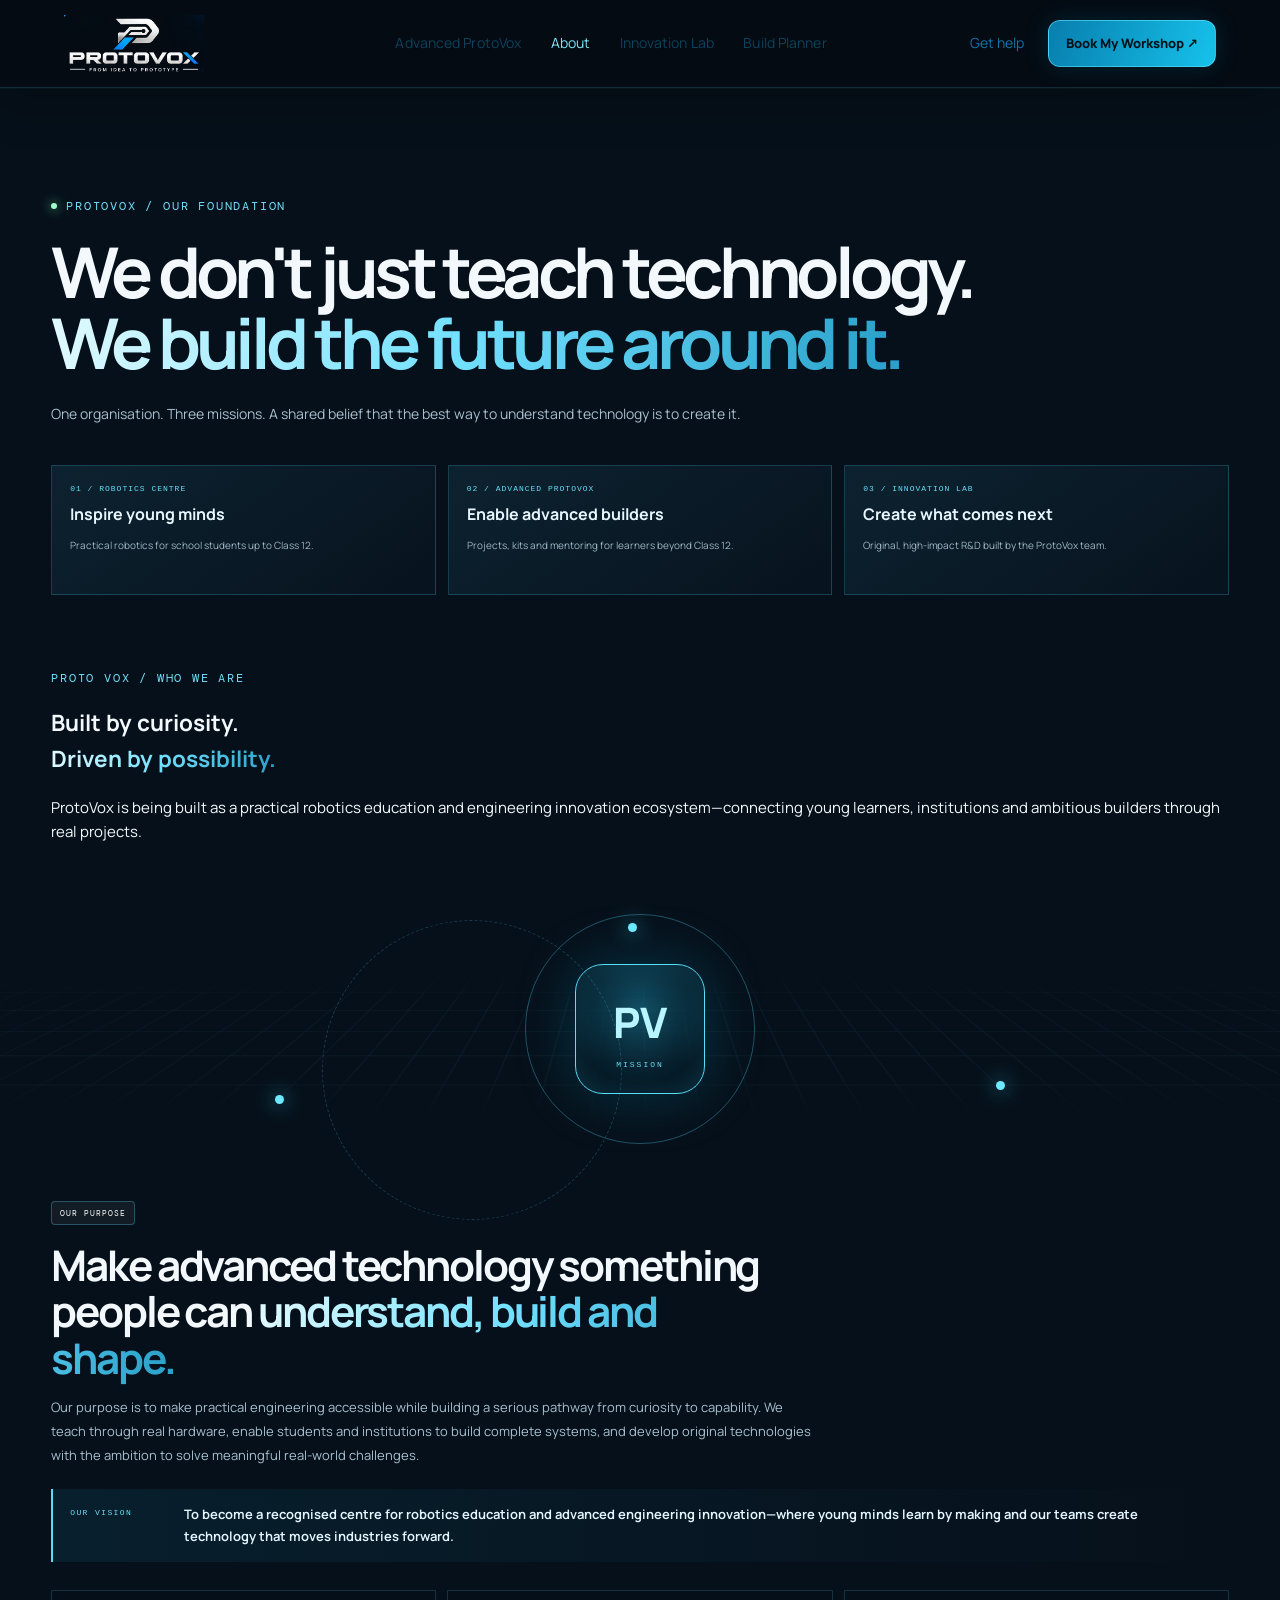
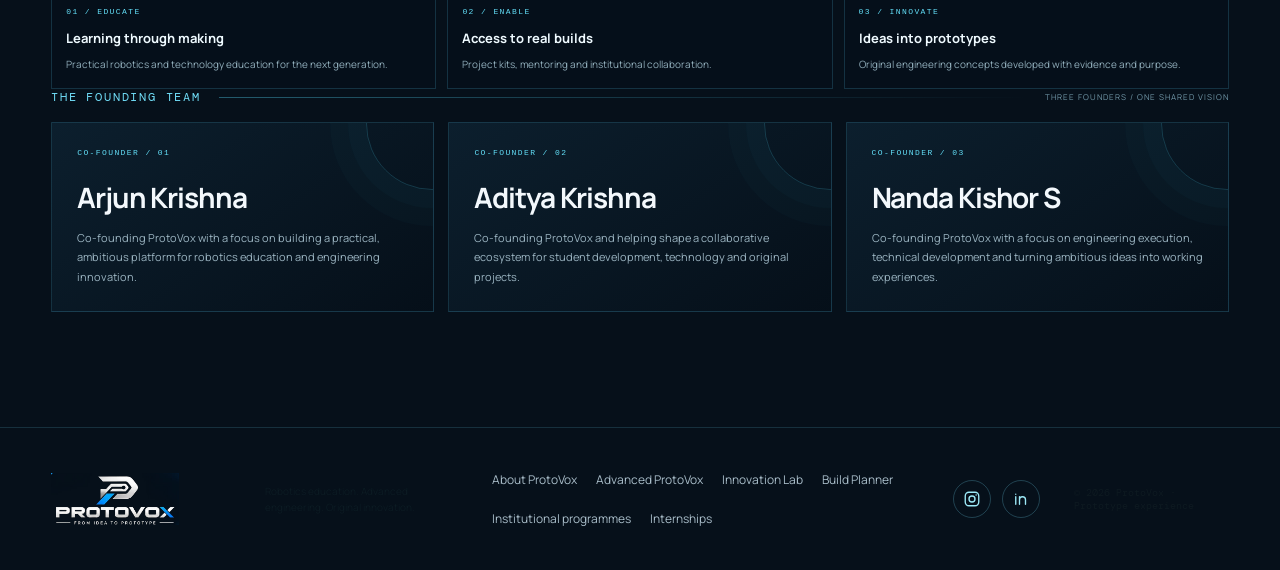
<file: about.html>
<!DOCTYPE html>
<html lang="en"><head><meta charset="utf-8"/><meta content="width=device-width,initial-scale=1" name="viewport"/><meta content="#06101a" name="theme-color"/><meta content="About ProtoVox: our purpose, vision and founding team. Robotics education, advanced engineering and original innovation." name="description"/><title>About ProtoVox | Purpose, Vision &amp; Founders</title><link href="https://fonts.googleapis.com" rel="preconnect"/><link crossorigin="" href="https://fonts.gstatic.com" rel="preconnect"/><link href="https://fonts.googleapis.com/css2?family=DM+Mono:wght@400;500&amp;family=Manrope:wght@400;500;600;700;800&amp;display=swap" rel="stylesheet"/><link href="styles.css" rel="stylesheet"/><link href="student-hub.css" rel="stylesheet"/></head><body class="student-hub-page about-page"><header class="site-header" id="top">
<a aria-label="ProtoVox home" class="brand brand-image" href="index.html#top"><img alt="ProtoVox — From Idea to Prototype" src="assets/brand/protovox-logo.png"/></a>
<nav aria-label="Main navigation" class="desktop-nav"><a href="campaign-projects.html">Advanced ProtoVox</a><a class="active" href="about.html">About</a><a href="innovation-lab.html">Innovation Lab</a><a href="builder.html">Build Planner</a></nav>
<div class="header-actions"><a class="text-button" href="index.html?dialog=help">Get help</a><a class="button button-small button-primary workshop-trigger" href="index.html?dialog=workshop">Book My Workshop ↗</a></div>
<button aria-expanded="false" aria-label="Open menu" class="menu-toggle"><span></span><span></span></button></header>
<nav aria-label="Mobile navigation" class="mobile-nav"><a href="campaign-projects.html">Advanced ProtoVox</a><a href="about.html">About ProtoVox</a><a href="innovation-lab.html">Innovation Lab</a><a href="builder.html">Build Planner</a><a href="index.html?dialog=help">Get help</a></nav><main><section class="about-page-hero section-wrap"><div class="eyebrow"><span class="live-dot"></span> PROTOVOX / OUR FOUNDATION</div><h1>We don't just teach technology.<br/><span class="gradient-text">We build the future around it.</span></h1><p>One organisation. Three missions. A shared belief that the best way to understand technology is to create it.</p><div class="about-division-strip"><article><span>01 / ROBOTICS CENTRE</span><b>Inspire young minds</b><small>Practical robotics for school students up to Class 12.</small></article><article><span>02 / ADVANCED PROTOVOX</span><b>Enable advanced builders</b><small>Projects, kits and mentoring for learners beyond Class 12.</small></article><article><span>03 / INNOVATION LAB</span><b>Create what comes next</b><small>Original, high-impact R&amp;D built by the ProtoVox team.</small></article></div></section><section class="section about-section about-page-section" id="about">
<div><div><div class="eyebrow">PROTO VOX / WHO WE ARE</div><h2>Built by curiosity.<br/><span class="gradient-text">Driven by possibility.</span></h2></div><p>ProtoVox is being built as a practical robotics education and engineering innovation ecosystem—connecting young learners, institutions and ambitious builders through real projects.</p></div>
<div>
<div aria-hidden="true" class="about-mission-visual"><div class="about-orbit orbit-one"></div><div class="about-orbit orbit-two"></div><div class="about-core">PV<span>MISSION</span></div><i class="about-signal signal-one"></i><i class="about-signal signal-two"></i><i class="about-signal signal-three"></i><div class="about-gridline"></div></div>
<div class="about-mission-copy"><span class="tag">OUR PURPOSE</span><h3>Make advanced technology something people can <span class="gradient-text">understand, build and shape.</span></h3><p>Our purpose is to make practical engineering accessible while building a serious pathway from curiosity to capability. We teach through real hardware, enable students and institutions to build complete systems, and develop original technologies with the ambition to solve meaningful real-world challenges.</p><div class="about-vision-line"><span>OUR VISION</span><strong>To become a recognised centre for robotics education and advanced engineering innovation—where young minds learn by making and our teams create technology that moves industries forward.</strong></div><div class="about-pillars"><article><b>01 / EDUCATE</b><strong>Learning through making</strong><span>Practical robotics and technology education for the next generation.</span></article><article><b>02 / ENABLE</b><strong>Access to real builds</strong><span>Project kits, mentoring and institutional collaboration.</span></article><article><b>03 / INNOVATE</b><strong>Ideas into prototypes</strong><span>Original engineering concepts developed with evidence and purpose.</span></article></div></div>
</div>
<div><div class="founder-heading"><span class="eyebrow">THE FOUNDING TEAM</span><span class="founder-line"></span><span class="mono">THREE FOUNDERS / ONE SHARED VISION</span></div><div class="founder-grid"><article><span>CO-FOUNDER / 01</span><h3>Arjun Krishna</h3><p>Co-founding ProtoVox with a focus on building a practical, ambitious platform for robotics education and engineering innovation.</p></article><article><span>CO-FOUNDER / 02</span><h3>Aditya Krishna</h3><p>Co-founding ProtoVox and helping shape a collaborative ecosystem for student development, technology and original projects.</p></article><article><span>CO-FOUNDER / 03</span><h3>Nanda Kishor S</h3><p>Co-founding ProtoVox with a focus on engineering execution, technical development and turning ambitious ideas into working experiences.</p></article></div></div>
</section></main><footer class="site-footer"><a aria-label="ProtoVox home" class="brand brand-image footer-brand-image" href="#top"><img alt="ProtoVox — From Idea to Prototype" src="assets/brand/protovox-logo.png"/></a><p>Robotics education. Advanced engineering. Original innovation.</p><div class="footer-links"><a href="about.html">About ProtoVox</a><a href="campaign-projects.html">Advanced ProtoVox</a><a href="innovation-lab.html">Innovation Lab</a><a href="builder.html">Build Planner</a><a href="index.html?dialog=workshop">Institutional programmes</a><a href="index.html?dialog=internship">Internships</a></div><div aria-label="ProtoVox social links" class="footer-socials">
<a aria-label="Instagram" href="https://www.instagram.com/protovox__/" rel="noopener noreferrer" target="_blank" title="Instagram">
<svg aria-hidden="true" viewbox="0 0 24 24"><rect height="18" rx="5" width="18" x="3" y="3"></rect><circle cx="12" cy="12" r="4"></circle><circle class="solid" cx="17.5" cy="6.5" r="1"></circle></svg>
</a>
<a aria-label="LinkedIn" href="https://www.linkedin.com/in/protovox-undefined-568364449/" rel="noopener noreferrer" target="_blank" title="LinkedIn">
<svg aria-hidden="true" viewbox="0 0 24 24"><path d="M5 9v10M5 5.5v.1M10 19v-6a4 4 0 0 1 8 0v6M10 9v10"></path></svg>
</a></div><span class="footer-copy">© 2026 ProtoVox · Prototype experience</span></footer><script src="student-hub.js"></script></body></html>
</file>
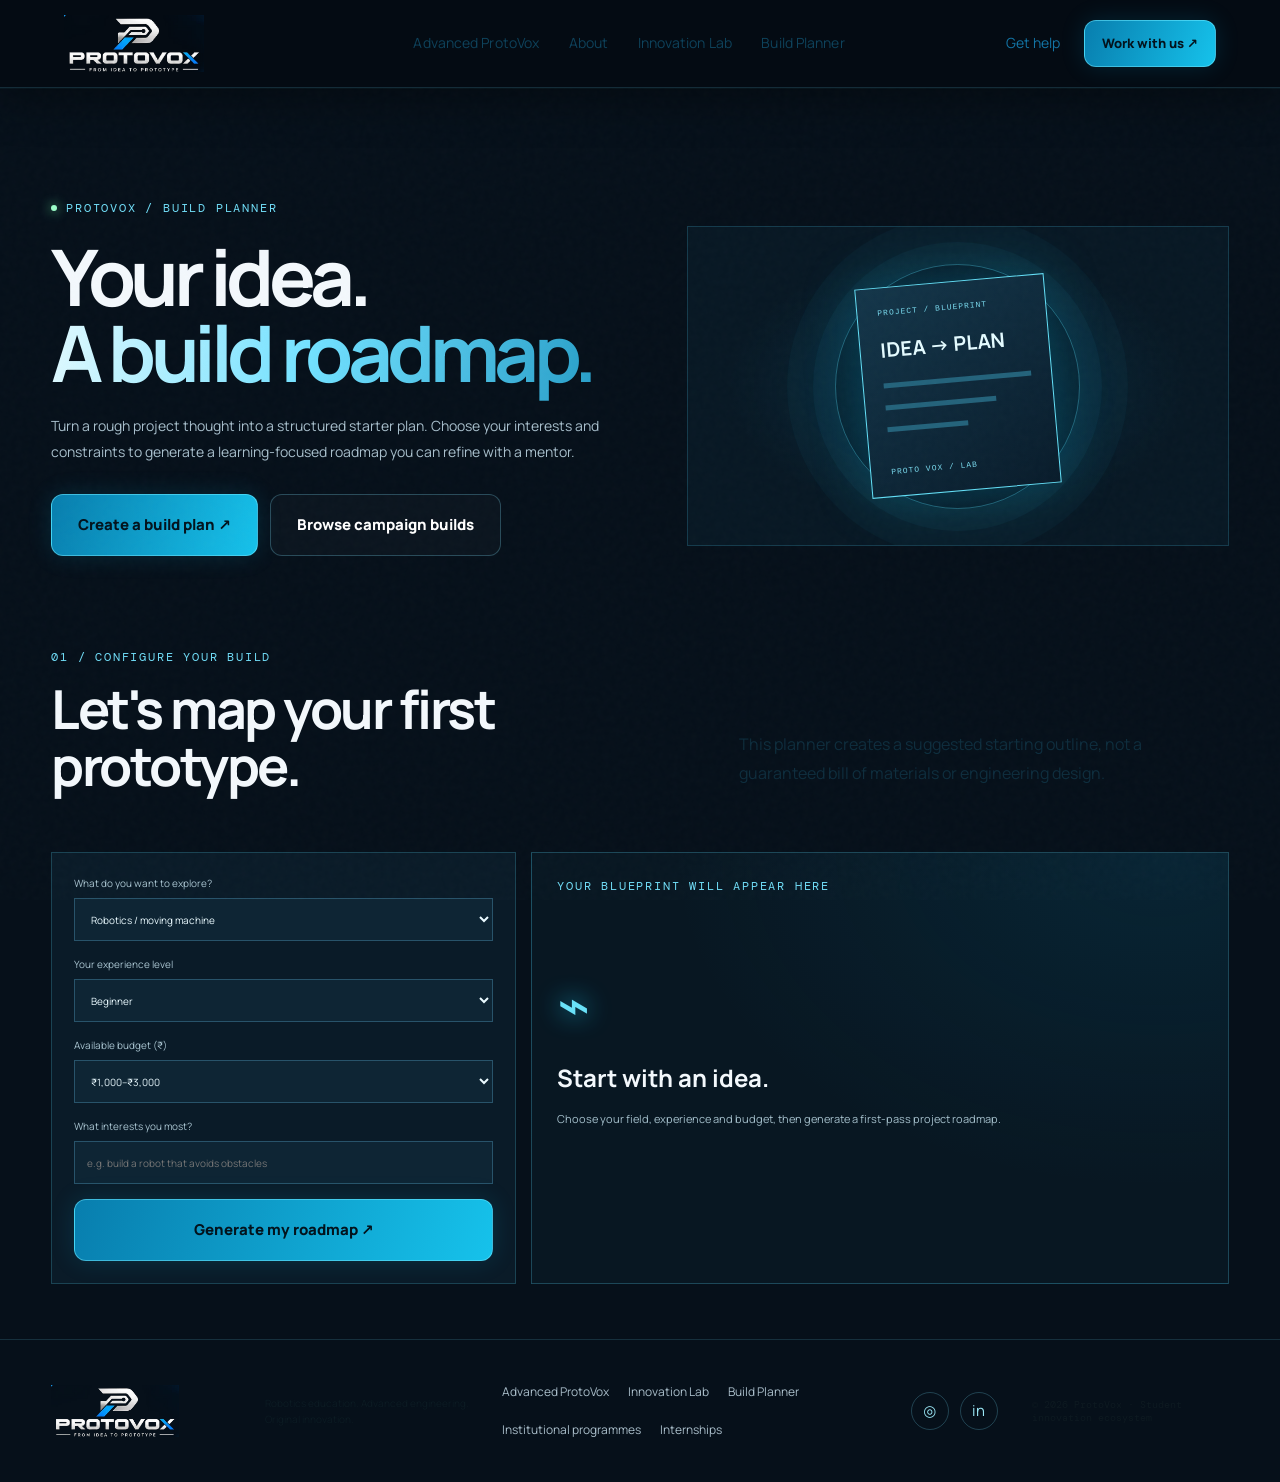
<file: builder.html>
<!doctype html><html lang="en"><head><meta charset="utf-8"><meta name="viewport" content="width=device-width,initial-scale=1"><meta name="theme-color" content="#07111b"><meta name="description" content="Create a starter project roadmap based on your engineering interests, experience and budget."><title>Project Build Planner | ProtoVox</title><link rel="preconnect" href="https://fonts.googleapis.com"><link rel="preconnect" href="https://fonts.gstatic.com" crossorigin><link href="https://fonts.googleapis.com/css2?family=DM+Mono:wght@400;500&family=Manrope:wght@400;500;600;700;800&display=swap" rel="stylesheet"><link rel="stylesheet" href="styles.css"><link rel="stylesheet" href="student-hub.css"></head><body class="student-hub-page"><div class="noise" aria-hidden="true"></div><header class="site-header" id="top">
<a class="brand brand-image" href="index.html#top" aria-label="ProtoVox home"><img src="assets/brand/protovox-logo.png" alt="ProtoVox"></a>
<nav class="desktop-nav" aria-label="Main navigation"><a href="campaign-projects.html">Advanced ProtoVox</a><a href="about.html">About</a><a href="innovation-lab.html">Innovation Lab</a><a href="builder.html">Build Planner</a></nav>
<div class="header-actions"><a class="text-button" href="index.html?dialog=help">Get help</a><a class="button button-small button-primary" href="index.html?dialog=workshop">Work with us ↗</a></div>
<button class="menu-toggle" aria-label="Open menu" aria-expanded="false"><span></span><span></span></button></header>
<nav class="mobile-nav" aria-label="Mobile navigation"><a href="campaign-projects.html">Advanced ProtoVox</a><a href="about.html">About ProtoVox</a><a href="innovation-lab.html">Innovation Lab</a><a href="builder.html">Build Planner</a><button data-open-help>Get help</button></nav><main><section class="hub-hero section-wrap"><div class="eyebrow"><span class="live-dot"></span> PROTOVOX / BUILD PLANNER</div><div class="hub-hero-grid"><div><h1>Your idea.<br><span class="gradient-text">A build roadmap.</span></h1><p>Turn a rough project thought into a structured starter plan. Choose your interests and constraints to generate a learning-focused roadmap you can refine with a mentor.</p><div class="hero-actions"><a class="button button-primary button-large" href="#planner">Create a build plan ↗</a><a class="button button-ghost button-large" href="projects.html">Browse campaign builds</a></div></div><div class="planner-visual"><div class="planner-ring"></div><div class="planner-document"><span>PROJECT / BLUEPRINT</span><b>IDEA → PLAN</b><i></i><i></i><i></i><small>PROTO VOX / LAB</small></div></div></div></section>
<section class="hub-section section-wrap" id="planner"><div class="section-heading"><div><div class="eyebrow">01 / CONFIGURE YOUR BUILD</div><h2>Let's map your first prototype.</h2></div><p>This planner creates a suggested starting outline, not a guaranteed bill of materials or engineering design.</p></div>
<div class="planner-layout"><form class="planner-form" id="buildPlanner"><label>What do you want to explore?<select id="planDomain"><option value="robot">Robotics / moving machine</option><option value="iot">IoT / connected device</option><option value="ai">AI / intelligent software</option><option value="electronics">Electronics / sensor circuit</option><option value="design">3D design / physical product</option></select></label><label>Your experience level<select id="planLevel"><option>Beginner</option><option>Intermediate</option><option>Advanced</option></select></label><label>Available budget (₹)<select id="planBudget"><option value="1000">Up to ₹1,000</option><option value="3000" selected>₹1,000–₹3,000</option><option value="6000">₹3,000–₹6,000</option><option value="10000">₹6,000+</option></select></label><label>What interests you most?<input id="planGoal" maxlength="100" placeholder="e.g. build a robot that avoids obstacles"></label><button class="button button-primary button-large" type="submit">Generate my roadmap ↗</button></form>
<div class="planner-output" id="plannerOutput" aria-live="polite"><span class="eyebrow">YOUR BLUEPRINT WILL APPEAR HERE</span><div class="planner-placeholder">⌁</div><h3>Start with an idea.</h3><p>Choose your field, experience and budget, then generate a first-pass project roadmap.</p></div></div></section></main><footer class="site-footer"><a class="brand brand-image footer-brand-image" href="index.html#top"><img src="assets/brand/protovox-logo.png" alt="ProtoVox"></a><p>Robotics education. Advanced engineering. Original innovation.</p>
<div class="footer-links"><a href="campaign-projects.html">Advanced ProtoVox</a><a href="innovation-lab.html">Innovation Lab</a><a href="builder.html">Build Planner</a><a href="index.html?dialog=workshop">Institutional programmes</a><a href="index.html?dialog=internship">Internships</a></div>
<div class="footer-socials"><a href="https://www.instagram.com/protovox__/" target="_blank" rel="noopener" aria-label="Instagram">◎</a><a href="https://www.linkedin.com/in/protovox-undefined-568364449/" target="_blank" rel="noopener" aria-label="LinkedIn">in</a></div><span class="footer-copy">© 2026 ProtoVox · Student innovation ecosystem</span></footer><script src="student-hub.js"></script></body></html>
</file>
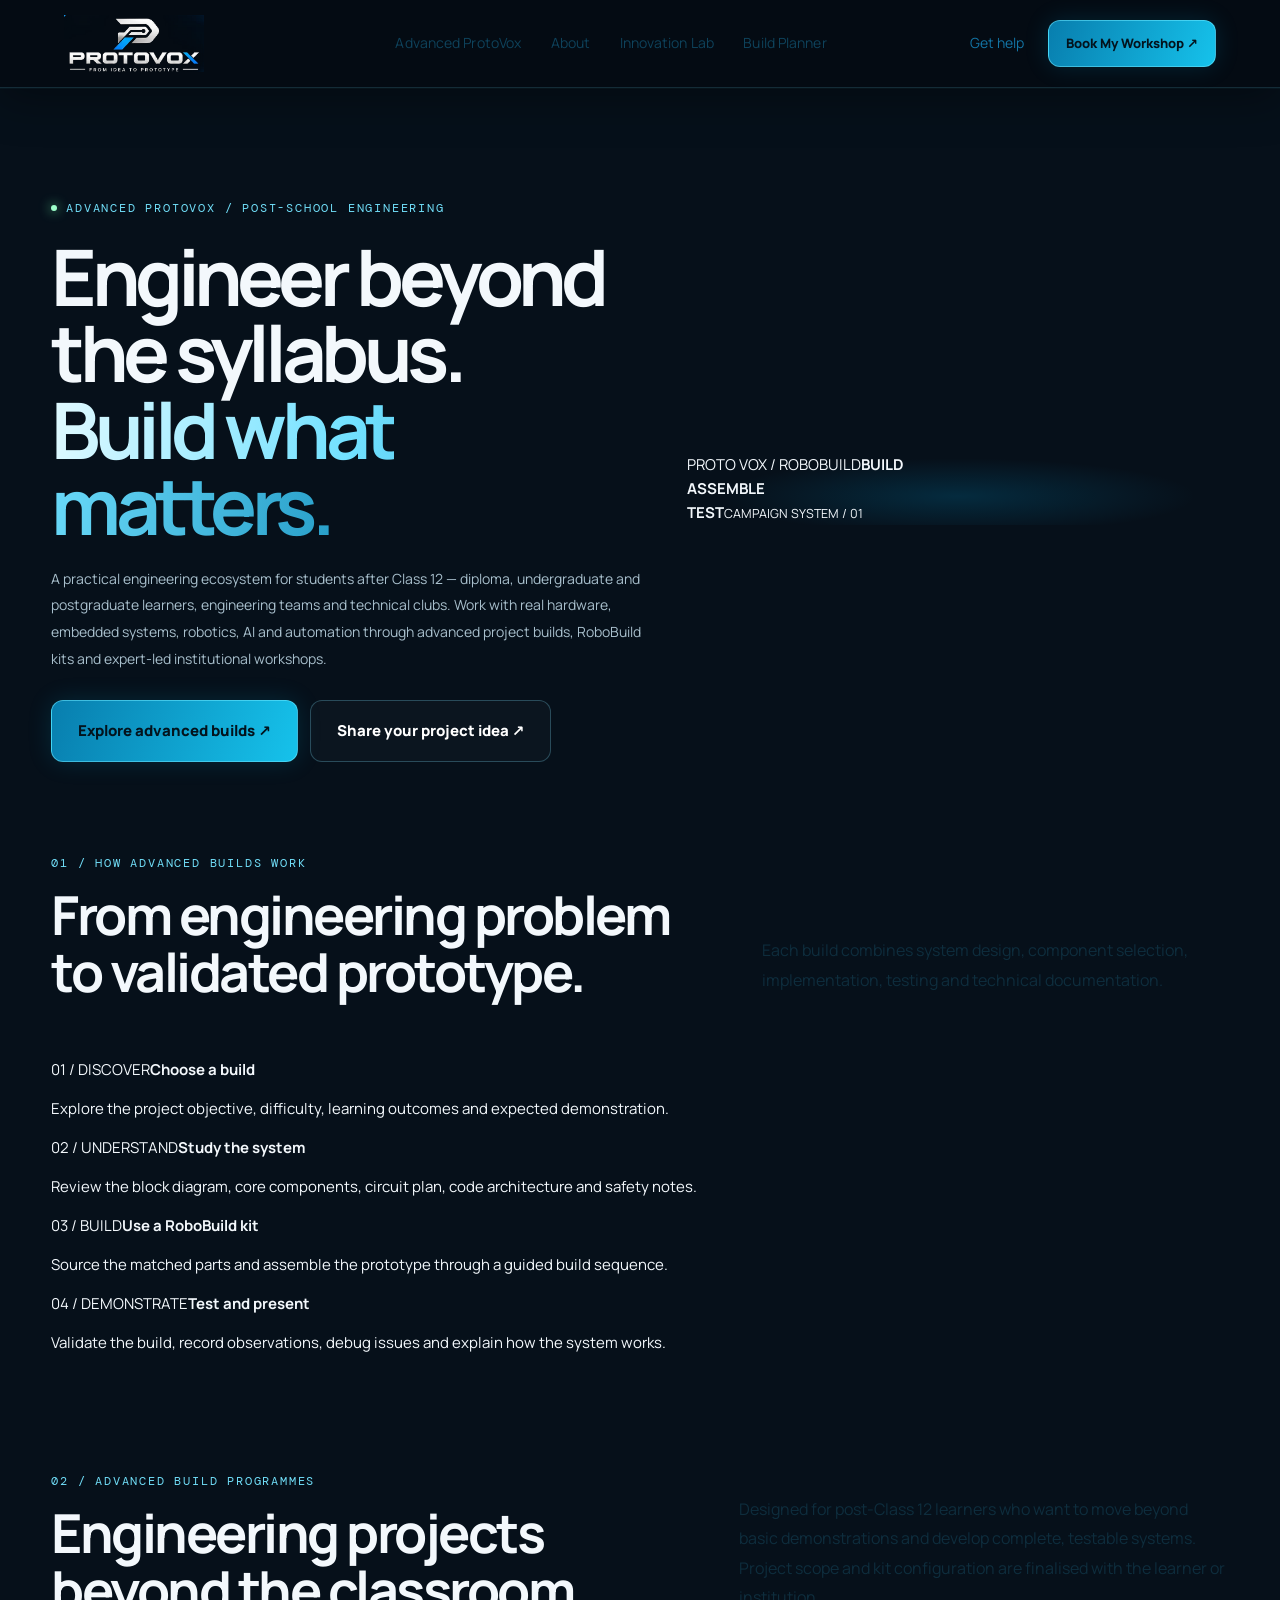
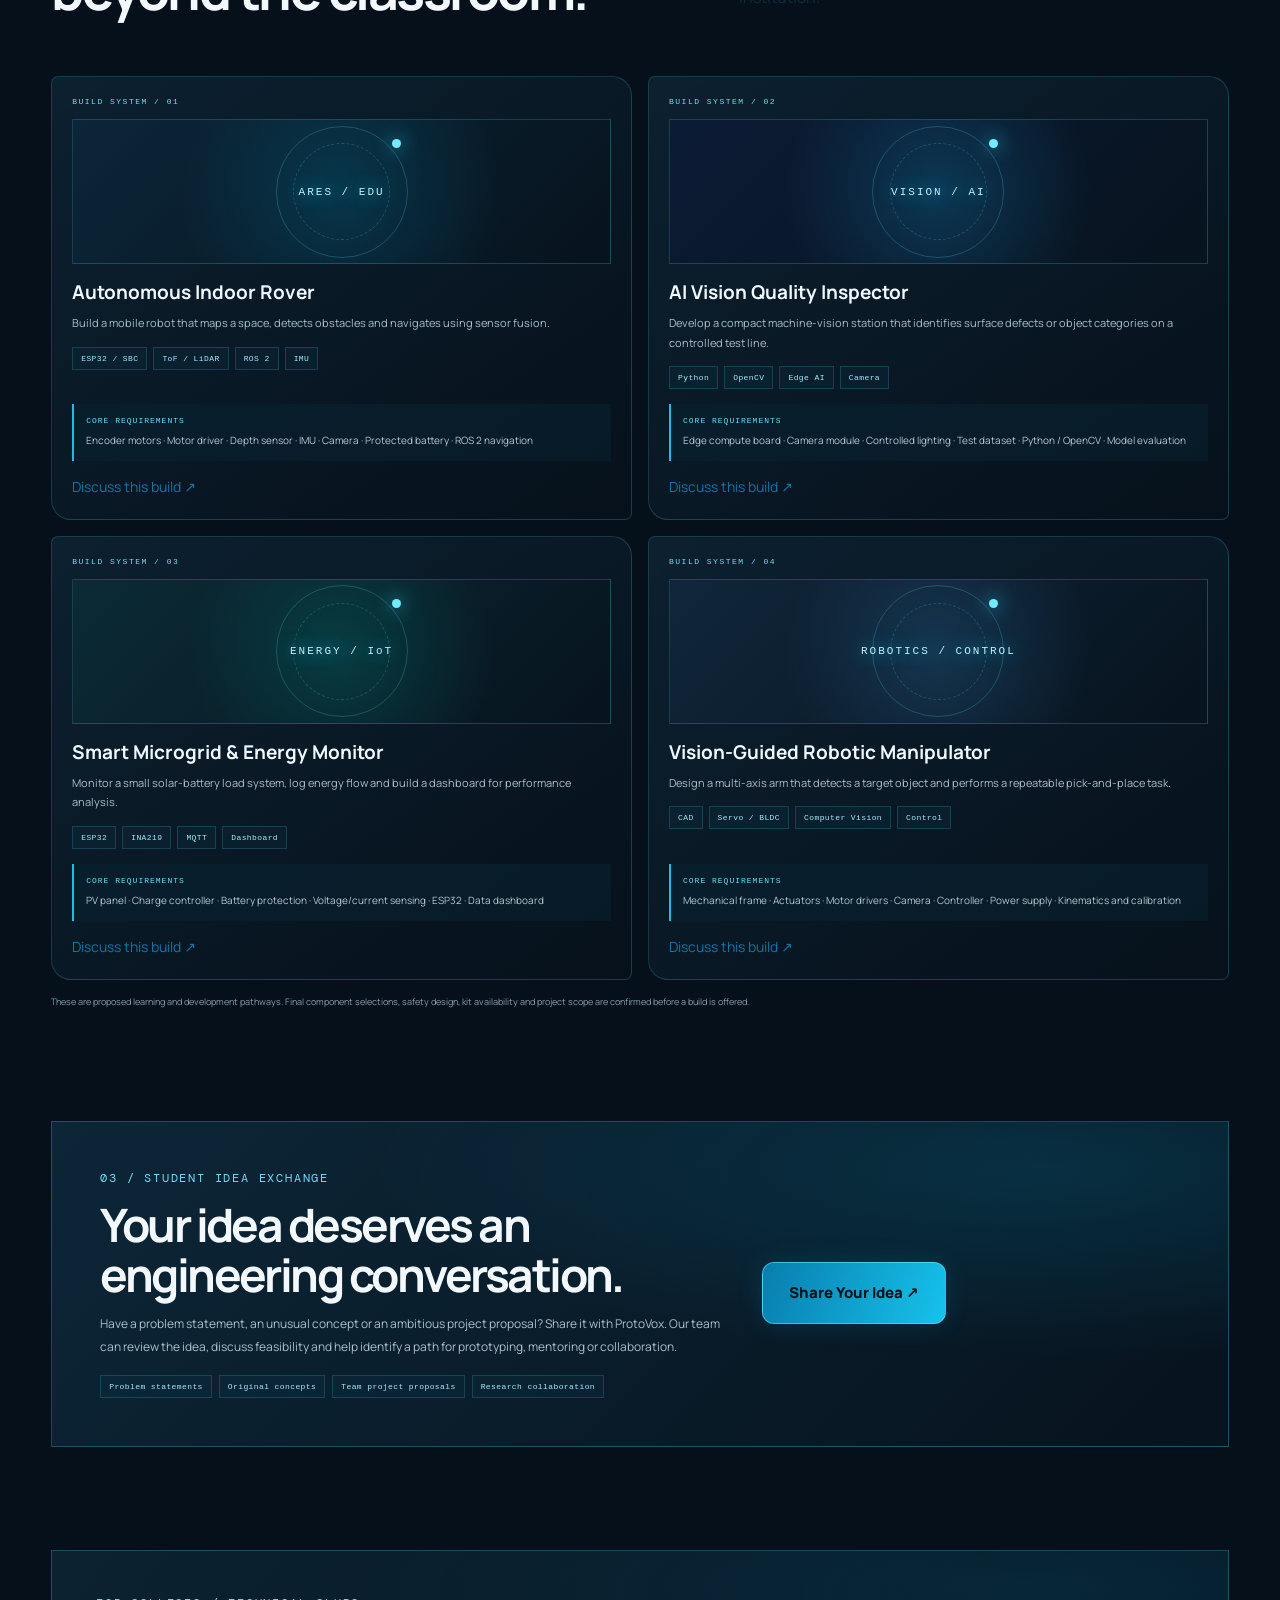
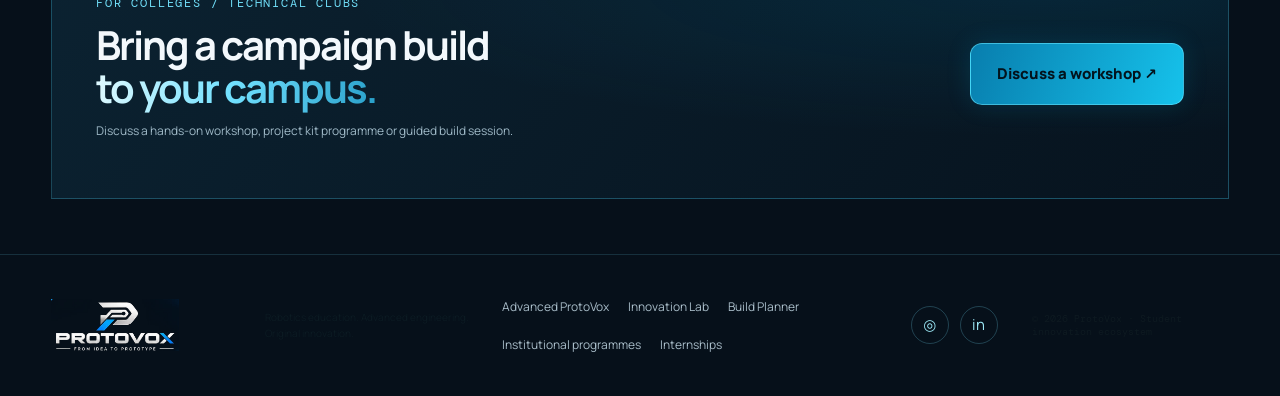
<file: campaign-projects.html>
<!DOCTYPE html>
<html lang="en"><head><meta charset="utf-8"/><meta content="width=device-width,initial-scale=1" name="viewport"/><meta content="#07111b" name="theme-color"/><meta content="Advanced ProtoVox Campaign Projects: buildable engineering projects, RoboBuild kits and institutional workshops." name="description"/><title>Advanced ProtoVox | Projects, Kits & Collaboration</title><link href="https://fonts.googleapis.com" rel="preconnect"/><link crossorigin="" href="https://fonts.gstatic.com" rel="preconnect"/><link href="https://fonts.googleapis.com/css2?family=DM+Mono:wght@400;500&amp;family=Manrope:wght@400;500;600;700;800&amp;display=swap" rel="stylesheet"/><link href="styles.css" rel="stylesheet"/><link href="student-hub.css" rel="stylesheet"/></head><body class="student-hub-page"><header class="site-header" id="top">
<a aria-label="ProtoVox home" class="brand brand-image" href="index.html#top"><img alt="ProtoVox" src="assets/brand/protovox-logo.png"/></a>
<nav aria-label="Main navigation" class="desktop-nav"><a href="campaign-projects.html">Advanced ProtoVox</a><a href="about.html">About</a><a href="innovation-lab.html">Innovation Lab</a><a href="builder.html">Build Planner</a></nav>
<div class="header-actions"><a class="text-button" href="index.html?dialog=help">Get help</a><a aria-label="Book a ProtoVox workshop" class="button button-small button-primary workshop-trigger" href="index.html?dialog=workshop">Book My Workshop ↗</a></div>
<button aria-expanded="false" aria-label="Open menu" class="menu-toggle"><span></span><span></span></button></header><nav aria-label="Mobile navigation" class="mobile-nav"><a href="campaign-projects.html">Advanced ProtoVox</a><a href="about.html">About ProtoVox</a><a href="innovation-lab.html">Innovation Lab</a><a href="builder.html">Build Planner</a><a href="index.html?dialog=help">Get help</a></nav><main><section class="hub-hero section-wrap"><div class="eyebrow"><span class="live-dot"></span> ADVANCED PROTOVOX / POST-SCHOOL ENGINEERING</div><div class="hub-hero-grid"><div><h1>Engineer beyond the syllabus.<br/><span class="gradient-text">Build what matters.</span></h1><p>A practical engineering ecosystem for students after Class 12 — diploma, undergraduate and postgraduate learners, engineering teams and technical clubs. Work with real hardware, embedded systems, robotics, AI and automation through advanced project builds, RoboBuild kits and expert-led institutional workshops.</p><div class="hero-actions"><a class="button button-primary button-large" href="#advanced-builds">Explore advanced builds ↗</a><a class="button button-ghost button-large" href="index.html?dialog=idea">Share your project idea ↗</a></div></div><div class="division-visual campaign-visual"><div class="division-blueprint"><span>PROTO VOX / ROBOBUILD</span><b>BUILD<br/>ASSEMBLE<br/>TEST</b><i></i><i></i><small>CAMPAIGN SYSTEM / 01</small></div></div></div></section>
<section class="hub-section section-wrap"><div class="section-heading"><div><div class="eyebrow">01 / HOW ADVANCED BUILDS WORK</div><h2>From engineering problem to validated prototype.</h2></div><p>Each build combines system design, component selection, implementation, testing and technical documentation.</p></div><div class="campaign-steps"><article><span>01 / DISCOVER</span><b>Choose a build</b><p>Explore the project objective, difficulty, learning outcomes and expected demonstration.</p></article><article><span>02 / UNDERSTAND</span><b>Study the system</b><p>Review the block diagram, core components, circuit plan, code architecture and safety notes.</p></article><article><span>03 / BUILD</span><b>Use a RoboBuild kit</b><p>Source the matched parts and assemble the prototype through a guided build sequence.</p></article><article><span>04 / DEMONSTRATE</span><b>Test and present</b><p>Validate the build, record observations, debug issues and explain how the system works.</p></article></div></section>
<section class="hub-section section-wrap" id="advanced-builds">
<div class="section-heading"><div><div class="eyebrow">02 / ADVANCED BUILD PROGRAMMES</div><h2>Engineering projects beyond the classroom.</h2></div><p>Designed for post-Class 12 learners who want to move beyond basic demonstrations and develop complete, testable systems. Project scope and kit configuration are finalised with the learner or institution.</p></div>
<div class="advanced-build-grid">
<article class="advanced-build-card"><span class="build-index">BUILD SYSTEM / 01</span><div class="build-visual build-visual-rover"><i></i><b>ARES / EDU</b></div><h3>Autonomous Indoor Rover</h3><p>Build a mobile robot that maps a space, detects obstacles and navigates using sensor fusion.</p><div class="build-tags"><span>ESP32 / SBC</span><span>ToF / LiDAR</span><span>ROS 2</span><span>IMU</span></div><div class="build-requirements"><b>CORE REQUIREMENTS</b><span>Encoder motors · Motor driver · Depth sensor · IMU · Camera · Protected battery · ROS 2 navigation</span></div><a href="index.html?dialog=idea" class="inline-link">Discuss this build ↗</a></article>
<article class="advanced-build-card"><span class="build-index">BUILD SYSTEM / 02</span><div class="build-visual build-visual-vision"><i></i><b>VISION / AI</b></div><h3>AI Vision Quality Inspector</h3><p>Develop a compact machine-vision station that identifies surface defects or object categories on a controlled test line.</p><div class="build-tags"><span>Python</span><span>OpenCV</span><span>Edge AI</span><span>Camera</span></div><div class="build-requirements"><b>CORE REQUIREMENTS</b><span>Edge compute board · Camera module · Controlled lighting · Test dataset · Python / OpenCV · Model evaluation</span></div><a href="index.html?dialog=idea" class="inline-link">Discuss this build ↗</a></article>
<article class="advanced-build-card"><span class="build-index">BUILD SYSTEM / 03</span><div class="build-visual build-visual-energy"><i></i><b>ENERGY / IoT</b></div><h3>Smart Microgrid & Energy Monitor</h3><p>Monitor a small solar-battery load system, log energy flow and build a dashboard for performance analysis.</p><div class="build-tags"><span>ESP32</span><span>INA219</span><span>MQTT</span><span>Dashboard</span></div><div class="build-requirements"><b>CORE REQUIREMENTS</b><span>PV panel · Charge controller · Battery protection · Voltage/current sensing · ESP32 · Data dashboard</span></div><a href="index.html?dialog=idea" class="inline-link">Discuss this build ↗</a></article>
<article class="advanced-build-card"><span class="build-index">BUILD SYSTEM / 04</span><div class="build-visual build-visual-arm"><i></i><b>ROBOTICS / CONTROL</b></div><h3>Vision-Guided Robotic Manipulator</h3><p>Design a multi-axis arm that detects a target object and performs a repeatable pick-and-place task.</p><div class="build-tags"><span>CAD</span><span>Servo / BLDC</span><span>Computer Vision</span><span>Control</span></div><div class="build-requirements"><b>CORE REQUIREMENTS</b><span>Mechanical frame · Actuators · Motor drivers · Camera · Controller · Power supply · Kinematics and calibration</span></div><a href="index.html?dialog=idea" class="inline-link">Discuss this build ↗</a></article>
</div>
<p class="build-disclaimer">These are proposed learning and development pathways. Final component selections, safety design, kit availability and project scope are confirmed before a build is offered.</p>
</section>
<section class="hub-section section-wrap" id="idea-exchange"><div class="idea-exchange-panel"><div><div class="eyebrow">03 / STUDENT IDEA EXCHANGE</div><h2>Your idea deserves an engineering conversation.</h2><p>Have a problem statement, an unusual concept or an ambitious project proposal? Share it with ProtoVox. Our team can review the idea, discuss feasibility and help identify a path for prototyping, mentoring or collaboration.</p><div class="idea-exchange-points"><span>Problem statements</span><span>Original concepts</span><span>Team project proposals</span><span>Research collaboration</span></div></div><a class="button button-primary button-large" href="index.html?dialog=idea">Share Your Idea ↗</a></div></section>
<section class="hub-section section-wrap"><div class="hub-banner"><div><div class="eyebrow">FOR COLLEGES / TECHNICAL CLUBS</div><h2>Bring a campaign build<br/><span class="gradient-text">to your campus.</span></h2><p>Discuss a hands-on workshop, project kit programme or guided build session.</p></div><a class="button button-primary button-large" href="index.html?dialog=workshop">Discuss a workshop ↗</a></div></section></main><footer class="site-footer"><a class="brand brand-image footer-brand-image" href="index.html#top"><img alt="ProtoVox" src="assets/brand/protovox-logo.png"/></a><p>Robotics education. Advanced engineering. Original innovation.</p>
<div class="footer-links"><a href="campaign-projects.html">Advanced ProtoVox</a><a href="innovation-lab.html">Innovation Lab</a><a href="builder.html">Build Planner</a><a href="index.html?dialog=workshop">Institutional programmes</a><a href="index.html?dialog=internship">Internships</a></div>
<div class="footer-socials"><a aria-label="Instagram" href="https://www.instagram.com/protovox__/" rel="noopener" target="_blank">◎</a><a aria-label="LinkedIn" href="https://www.linkedin.com/in/protovox-undefined-568364449/" rel="noopener" target="_blank">in</a></div><span class="footer-copy">© 2026 ProtoVox · Student innovation ecosystem</span></footer><script src="student-hub.js"></script></body></html>
</file>
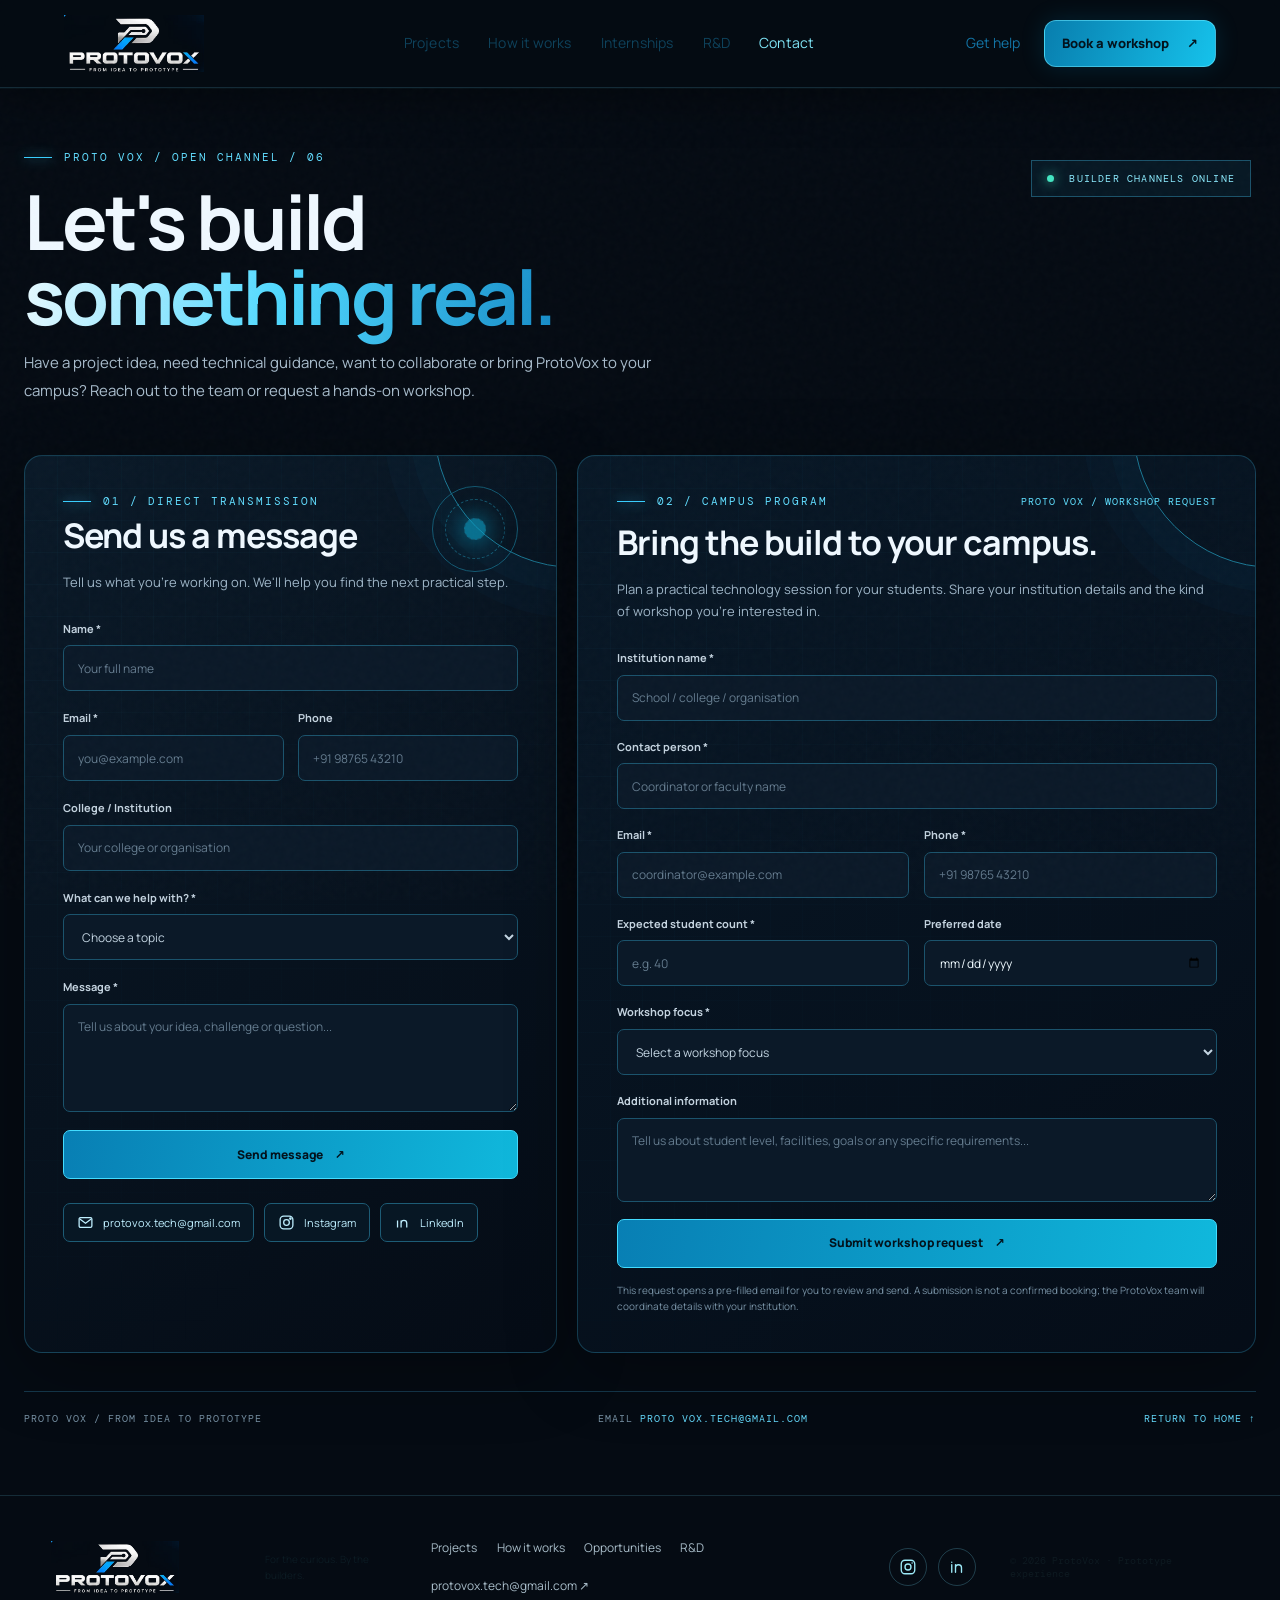
<file: contact.html>
<!doctype html>
<html lang="en">
<head>
<meta charset="utf-8"><meta name="viewport" content="width=device-width,initial-scale=1">
<meta name="theme-color" content="#050b13">
<meta name="description" content="Contact ProtoVox, ask for engineering guidance or book a hands-on student technology workshop.">
<title>Contact & Workshops | ProtoVox</title>
<link rel="preconnect" href="https://fonts.googleapis.com"><link rel="preconnect" href="https://fonts.gstatic.com" crossorigin>
<link href="https://fonts.googleapis.com/css2?family=DM+Mono:wght@400;500&family=Manrope:wght@400;500;600;700;800&display=swap" rel="stylesheet">
<link rel="stylesheet" href="styles.css">
<style>
.contact-page{padding-top:82px;background:#050b13;color:#eff8ff;min-height:100vh}
.contact-hero{width:min(1320px,calc(100% - 48px));margin:auto;padding:68px 0 35px;position:relative}
.contact-eyebrow{font:11px "DM Mono",monospace;letter-spacing:2px;color:#61ddff;text-transform:uppercase;display:flex;align-items:center;gap:12px}
.contact-eyebrow:before{content:"";width:28px;height:1px;background:#39cfff;box-shadow:0 0 12px #39cfff}
.contact-hero h1{font-size:clamp(42px,6vw,76px);line-height:.99;letter-spacing:-3px;margin:20px 0 15px;max-width:800px}
.contact-hero h1 span{background:linear-gradient(100deg,#eafaff,#50d9ff 48%,#168cc8);background-clip:text;-webkit-background-clip:text;color:transparent}
.contact-hero p{color:#a9bdcd;max-width:650px;font-size:15px;line-height:1.85}
.contact-status{position:absolute;right:5px;top:78px;border:1px solid #1b526a;background:#071824;padding:11px 15px;font:10px "DM Mono",monospace;letter-spacing:1.2px;color:#8cecff}
.contact-status i{display:inline-block;width:7px;height:7px;border-radius:50%;background:#43e5c1;box-shadow:0 0 12px #43e5c1;margin-right:8px;animation:statusPulse 1.8s infinite}
.contact-layout{width:min(1320px,calc(100% - 48px));margin:0 auto 100px;display:grid;grid-template-columns:.88fr 1.12fr;gap:20px;align-items:stretch}
.contact-card{position:relative;overflow:hidden;border:1px solid rgba(63,190,235,.25);background:linear-gradient(145deg,rgba(10,26,41,.97),rgba(5,12,22,.98));border-radius:18px;padding:clamp(24px,3vw,42px);box-shadow:0 18px 70px #0005;isolation:isolate}
.contact-card:before{content:"";position:absolute;inset:0;z-index:-1;opacity:.45;background-image:linear-gradient(rgba(60,193,236,.07) 1px,transparent 1px),linear-gradient(90deg,rgba(60,193,236,.07) 1px,transparent 1px);background-size:32px 32px;mask-image:linear-gradient(135deg,#000,transparent 85%)}
.contact-card:after{content:"";position:absolute;z-index:-1;width:280px;height:280px;border:1px solid #1b7895;border-radius:50%;right:-160px;top:-170px;box-shadow:0 0 0 24px #0b8bb10a,0 0 0 50px #0b8bb108}
.contact-card h2{font-size:clamp(24px,3vw,34px);letter-spacing:-1px;margin:0 0 8px}
.card-intro{font-size:13px;color:#9eb5c7;line-height:1.7;margin:0 0 27px}
.form-grid{display:grid;grid-template-columns:1fr 1fr;gap:18px 14px}
.field{display:flex;flex-direction:column;gap:8px;min-width:0}
.field.full{grid-column:1/-1}
.field label{font-size:11px;color:#c4d3df;font-weight:700}
.field input,.field select,.field textarea{width:100%;border:1px solid #1b536c;background:#0b1928;color:#effaff;border-radius:7px;padding:13px 14px;outline:none;transition:border-color .25s,box-shadow .25s,transform .25s;font:12px "Manrope",sans-serif}
.field input,.field select{height:46px}
.field textarea{min-height:108px;resize:vertical}
.field input::placeholder,.field textarea::placeholder{color:#647b8e}
.field input:focus,.field select:focus,.field textarea:focus{border-color:#3ed7ff;box-shadow:0 0 0 3px #16bde51b,0 0 20px #16bde51b}
.field select{color:#c4d5e2}
.form-submit{grid-column:1/-1;width:100%;height:49px;border:1px solid #43dcff;border-radius:7px;background:linear-gradient(100deg,#087fb4,#10b8dc);color:#03121c;font-weight:800;font-size:12px;display:flex;align-items:center;justify-content:center;gap:12px;transition:transform .25s,box-shadow .25s}
.form-submit:hover{transform:translateY(-3px);box-shadow:0 12px 30px #05b8e544}
.contact-card.workshop{background:linear-gradient(145deg,rgba(8,24,39,.99),rgba(5,13,24,.99))}
.workshop .form-grid{gap:17px 15px}
.workshop .field textarea{min-height:84px}
.workshop-label{display:flex;align-items:center;justify-content:space-between;gap:10px;margin-bottom:7px}
.workshop-label small{font:10px "DM Mono",monospace;letter-spacing:1px;color:#5fdfff}
.workshop-note{font-size:10px;color:#7892a5;line-height:1.6;margin:14px 0 0}
.contact-orbit{position:absolute;right:38px;top:30px;width:86px;height:86px;border:1px solid #197c9b;border-radius:50%;opacity:.65;animation:orbitSpin 18s linear infinite}
.contact-orbit:before,.contact-orbit:after{content:"";position:absolute;border:1px dashed #1b7895;border-radius:50%;inset:12px}
.contact-orbit:after{inset:31px;background:#0a9ec5;box-shadow:0 0 24px #00cfff}
.contact-links{display:flex;gap:10px;flex-wrap:wrap;margin-top:24px}
.contact-link{display:inline-flex;align-items:center;gap:9px;border:1px solid #1d5c76;background:#071724;padding:10px 13px;border-radius:7px;color:#bfefff;font-size:11px;transition:.25s}
.contact-link:hover{border-color:#51dfff;transform:translateY(-3px);box-shadow:0 8px 24px #00bde522}
.contact-link svg{width:17px;height:17px;fill:none;stroke:currentColor;stroke-width:1.8}
.contact-bottom{width:min(1320px,calc(100% - 48px));margin:-62px auto 70px;border-top:1px solid #15384c;padding-top:20px;display:flex;justify-content:space-between;gap:15px;color:#7892a5;font:10px "DM Mono",monospace;letter-spacing:1px}
.contact-bottom a{color:#66dcff}
.contact-reveal{opacity:0;transform:translateY(28px) scale(.99);transition:opacity .75s ease,transform .75s cubic-bezier(.2,.75,.25,1)}
.contact-reveal.visible{opacity:1;transform:none}
@keyframes statusPulse{50%{opacity:.35;box-shadow:0 0 2px #43e5c1}}
@keyframes orbitSpin{to{transform:rotate(360deg)}}
@media(max-width:900px){.contact-layout{grid-template-columns:1fr}.contact-status{position:static;display:inline-block;margin-top:16px}.contact-hero{padding-top:48px}}
@media(max-width:560px){.contact-hero,.contact-layout,.contact-bottom{width:calc(100% - 28px)}.contact-hero h1{letter-spacing:-2px}.contact-card{padding:23px 18px}.form-grid{grid-template-columns:1fr}.field.full,.form-submit{grid-column:1}.contact-orbit{right:15px;top:20px;transform:scale(.75)}.contact-bottom{flex-direction:column}.contact-layout{margin-bottom:90px}}
@media(prefers-reduced-motion:reduce){.contact-reveal{opacity:1;transform:none;transition:none}.contact-orbit,.contact-status i{animation:none}*{scroll-behavior:auto!important;transition-duration:.01ms!important}}
</style>
</head>
<body class="contact-page">
<div class="noise" aria-hidden="true"></div>
<header class="site-header" id="top">
<a class="brand brand-image" href="index.html#top" aria-label="ProtoVox home"><img src="assets/brand/protovox-logo.png" alt="ProtoVox — From Idea to Prototype"></a>
<nav class="desktop-nav" aria-label="Main navigation"><a href="projects.html">Projects</a><a href="index.html#journey">How it works</a><a href="index.html#internships">Internships</a><a href="index.html#research">R&amp;D</a><a class="active" href="contact.html">Contact</a></nav>
<div class="header-actions"><a class="text-button" href="index.html#help">Get help</a><a class="button button-small button-primary" href="#workshop">Book a workshop <span>↗</span></a></div>
<button class="menu-toggle" aria-label="Open menu" aria-expanded="false"><span></span><span></span></button>
</header>
<nav class="mobile-nav" aria-label="Mobile navigation"><a href="projects.html">Projects</a><a href="index.html#journey">How it works</a><a href="index.html#internships">Internships</a><a href="index.html#research">R&amp;D</a><a href="contact.html">Contact</a><a href="#workshop">Book a workshop</a></nav>
<main>
<section class="contact-hero">
<div class="contact-eyebrow">PROTO VOX / OPEN CHANNEL / 06</div>
<h1>Let's build<br><span>something real.</span></h1>
<p>Have a project idea, need technical guidance, want to collaborate or bring ProtoVox to your campus? Reach out to the team or request a hands-on workshop.</p>
<div class="contact-status"><i></i> BUILDER CHANNELS ONLINE</div>
</section>
<section class="contact-layout">
<article class="contact-card contact-reveal">
<div class="contact-orbit" aria-hidden="true"></div>
<div class="contact-eyebrow">01 / DIRECT TRANSMISSION</div>
<h2>Send us a message</h2>
<p class="card-intro">Tell us what you're working on. We'll help you find the next practical step.</p>
<form id="messageForm" class="form-grid">
<div class="field full"><label for="msgName">Name *</label><input id="msgName" name="name" placeholder="Your full name" autocomplete="name" required></div>
<div class="field"><label for="msgEmail">Email *</label><input id="msgEmail" name="email" type="email" placeholder="you@example.com" autocomplete="email" required></div>
<div class="field"><label for="msgPhone">Phone</label><input id="msgPhone" name="phone" type="tel" placeholder="+91 98765 43210" autocomplete="tel"></div>
<div class="field full"><label for="msgInstitution">College / Institution</label><input id="msgInstitution" name="institution" placeholder="Your college or organisation"></div>
<div class="field full"><label for="msgTopic">What can we help with? *</label><select id="msgTopic" name="topic" required><option value="">Choose a topic</option><option>Project development</option><option>Technical guidance / debugging</option><option>Project kit enquiry</option><option>Internship / collaboration</option><option>Research and development</option><option>Other</option></select></div>
<div class="field full"><label for="msgBody">Message *</label><textarea id="msgBody" name="message" placeholder="Tell us about your idea, challenge or question..." required></textarea></div>
<button class="form-submit" type="submit">Send message <span>↗</span></button>
</form>
<div class="contact-links">
<a class="contact-link" href="mailto:protovox.tech@gmail.com"><svg viewBox="0 0 24 24"><rect x="3" y="5" width="18" height="14" rx="2"/><path d="m4 7 8 6 8-6"/></svg> protovox.tech@gmail.com</a>
<a class="contact-link" href="https://www.instagram.com/protovox__/" target="_blank" rel="noopener noreferrer" aria-label="ProtoVox Instagram"><svg viewBox="0 0 24 24"><rect x="3" y="3" width="18" height="18" rx="5"/><circle cx="12" cy="12" r="4"/><circle cx="17.5" cy="6.5" r="1"/></svg> Instagram</a>
<a class="contact-link" href="https://www.linkedin.com/in/protovox-undefined-568364449/" target="_blank" rel="noopener noreferrer" aria-label="ProtoVox LinkedIn"><svg viewBox="0 0 24 24"><path d="M5 9v10M5 5.5v.1M10 19v-6a4 4 0 0 1 8 0v6M10 9v10"/></svg> LinkedIn</a>
</div>
</article>
<article class="contact-card workshop contact-reveal" id="workshop">
<div class="workshop-label"><div class="contact-eyebrow">02 / CAMPUS PROGRAM</div><small>PROTO VOX / WORKSHOP REQUEST</small></div>
<h2>Bring the build to your campus.</h2>
<p class="card-intro">Plan a practical technology session for your students. Share your institution details and the kind of workshop you're interested in.</p>
<form id="workshopForm" class="form-grid">
<div class="field full"><label for="wsInstitution">Institution name *</label><input id="wsInstitution" name="institution" placeholder="School / college / organisation" required></div>
<div class="field full"><label for="wsContact">Contact person *</label><input id="wsContact" name="contact" placeholder="Coordinator or faculty name" required></div>
<div class="field"><label for="wsEmail">Email *</label><input id="wsEmail" name="email" type="email" placeholder="coordinator@example.com" required></div>
<div class="field"><label for="wsPhone">Phone *</label><input id="wsPhone" name="phone" type="tel" placeholder="+91 98765 43210" required></div>
<div class="field"><label for="wsCount">Expected student count *</label><input id="wsCount" name="students" type="number" min="1" placeholder="e.g. 40" required></div>
<div class="field"><label for="wsDate">Preferred date</label><input id="wsDate" name="date" type="date"></div>
<div class="field full"><label for="wsType">Workshop focus *</label><select id="wsType" name="workshop" required><option value="">Select a workshop focus</option><option>IoT & ESP32 prototyping</option><option>Embedded systems & sensors</option><option>Robotics & automation</option><option>AI / Machine Learning</option><option>PCB design & electronics</option><option>Build your engineering project</option><option>Custom campus workshop</option></select></div>
<div class="field full"><label for="wsNotes">Additional information</label><textarea id="wsNotes" name="notes" placeholder="Tell us about student level, facilities, goals or any specific requirements..."></textarea></div>
<button class="form-submit" type="submit">Submit workshop request <span>↗</span></button>
</form>
<p class="workshop-note">This request opens a pre-filled email for you to review and send. A submission is not a confirmed booking; the ProtoVox team will coordinate details with your institution.</p>
</article>
</section>
<div class="contact-bottom"><span>PROTO VOX / FROM IDEA TO PROTOTYPE</span><span>EMAIL <a href="mailto:protovox.tech@gmail.com">PROTO VOX.TECH@GMAIL.COM</a></span><a href="index.html">RETURN TO HOME ↑</a></div>
</main>
<footer class="site-footer"><a class="brand brand-image footer-brand-image" href="index.html#top" aria-label="ProtoVox home"><img src="assets/brand/protovox-logo.png" alt="ProtoVox"></a><p>For the curious. By the builders.</p><div class="footer-links"><a href="projects.html">Projects</a><a href="index.html#journey">How it works</a><a href="index.html#internships">Opportunities</a><a href="index.html#research">R&amp;D</a><a href="mailto:protovox.tech@gmail.com">protovox.tech@gmail.com ↗</a></div><div class="footer-socials"><a href="https://www.instagram.com/protovox__/" target="_blank" rel="noopener noreferrer" aria-label="Instagram"><svg viewBox="0 0 24 24"><rect x="3" y="3" width="18" height="18" rx="5"/><circle cx="12" cy="12" r="4"/><circle cx="17.5" cy="6.5" r="1" class="solid"/></svg></a><a href="https://www.linkedin.com/in/protovox-undefined-568364449/" target="_blank" rel="noopener noreferrer" aria-label="LinkedIn"><svg viewBox="0 0 24 24"><path d="M5 9v10M5 5.5v.1M10 19v-6a4 4 0 0 1 8 0v6M10 9v10"/></svg></a></div><span class="footer-copy">© 2026 ProtoVox · Prototype experience</span></footer>
<script>
const menuButton=document.querySelector('.menu-toggle');
const mobileNav=document.querySelector('.mobile-nav');
menuButton?.addEventListener('click',()=>{const open=mobileNav.classList.toggle('open');menuButton.setAttribute('aria-expanded',String(open));});
mobileNav?.querySelectorAll('a').forEach(link=>link.addEventListener('click',()=>{mobileNav.classList.remove('open');menuButton?.setAttribute('aria-expanded','false');}));
const email='protovox.tech@gmail.com';
function sendMail(form,subject){const data=new FormData(form);const lines=[];for(const [key,value] of data.entries())lines.push(key.replace(/_/g,' ').replace(/^\w/,c=>c.toUpperCase())+': '+value);const body=encodeURIComponent(lines.join('\n'));window.location.href='mailto:'+email+'?subject='+encodeURIComponent(subject)+'&body='+body;}
document.getElementById('messageForm').addEventListener('submit',e=>{e.preventDefault();if(!e.currentTarget.reportValidity())return;sendMail(e.currentTarget,'ProtoVox enquiry — '+document.getElementById('msgTopic').value);});
document.getElementById('workshopForm').addEventListener('submit',e=>{e.preventDefault();if(!e.currentTarget.reportValidity())return;sendMail(e.currentTarget,'ProtoVox campus workshop request');});
const revealObserver=new IntersectionObserver(entries=>entries.forEach(entry=>{if(entry.isIntersecting){entry.target.classList.add('visible');revealObserver.unobserve(entry.target);}}),{threshold:.12});
document.querySelectorAll('.contact-reveal').forEach(el=>revealObserver.observe(el));
const dateInput=document.getElementById('wsDate');dateInput.min=new Date().toISOString().slice(0,10);
</script>
</body></html>
</file>
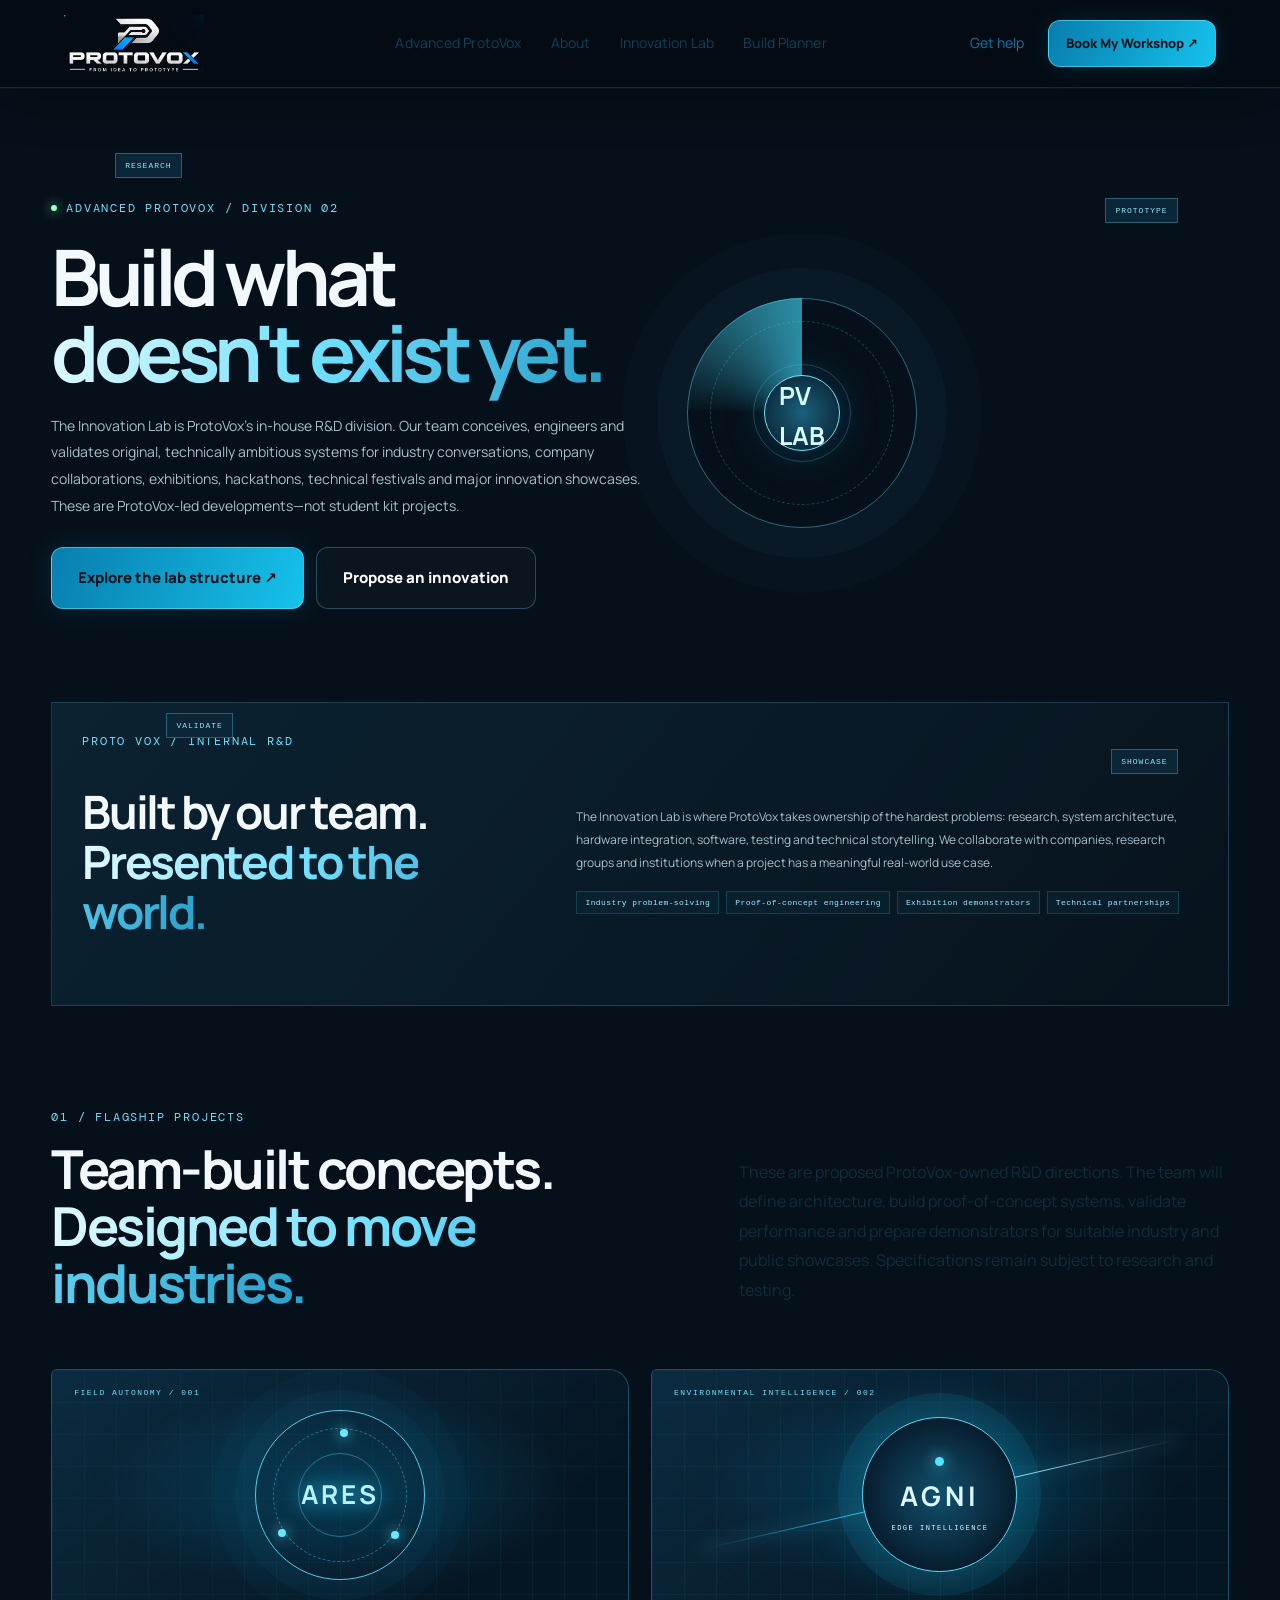
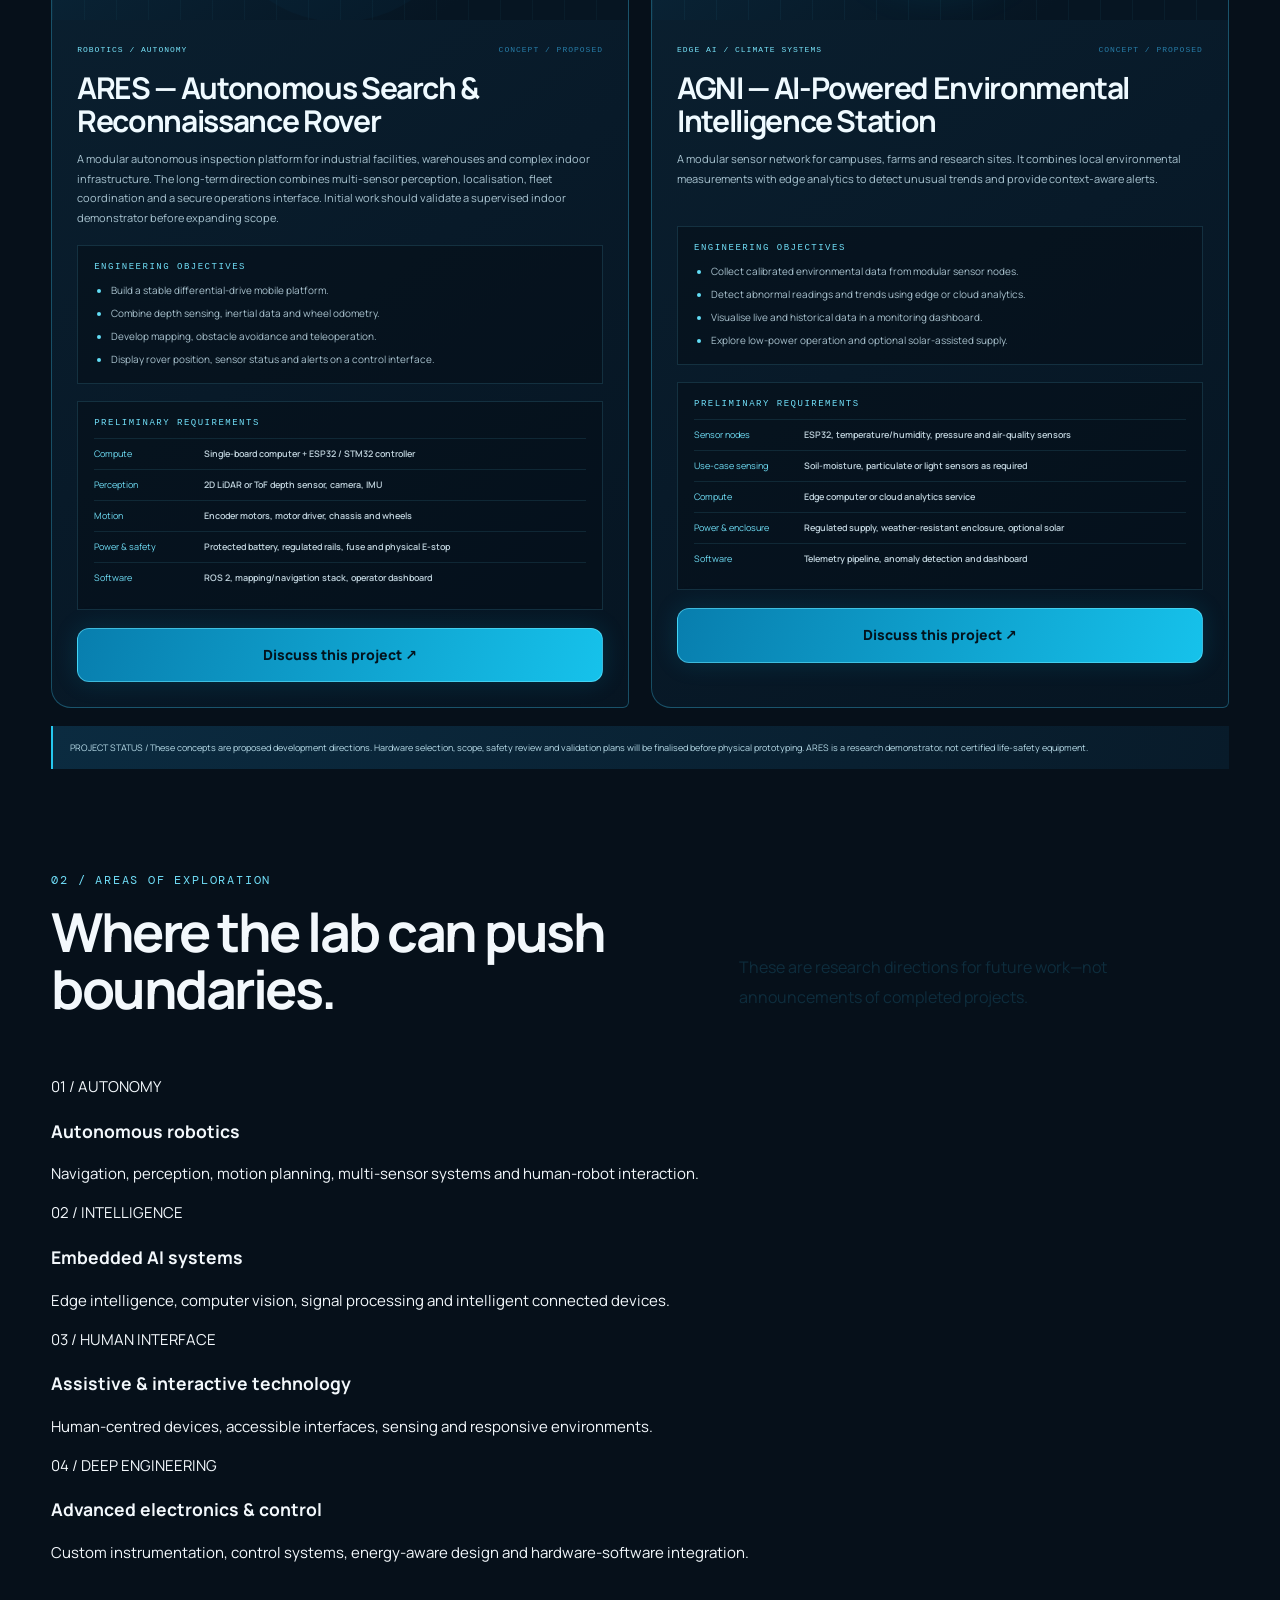
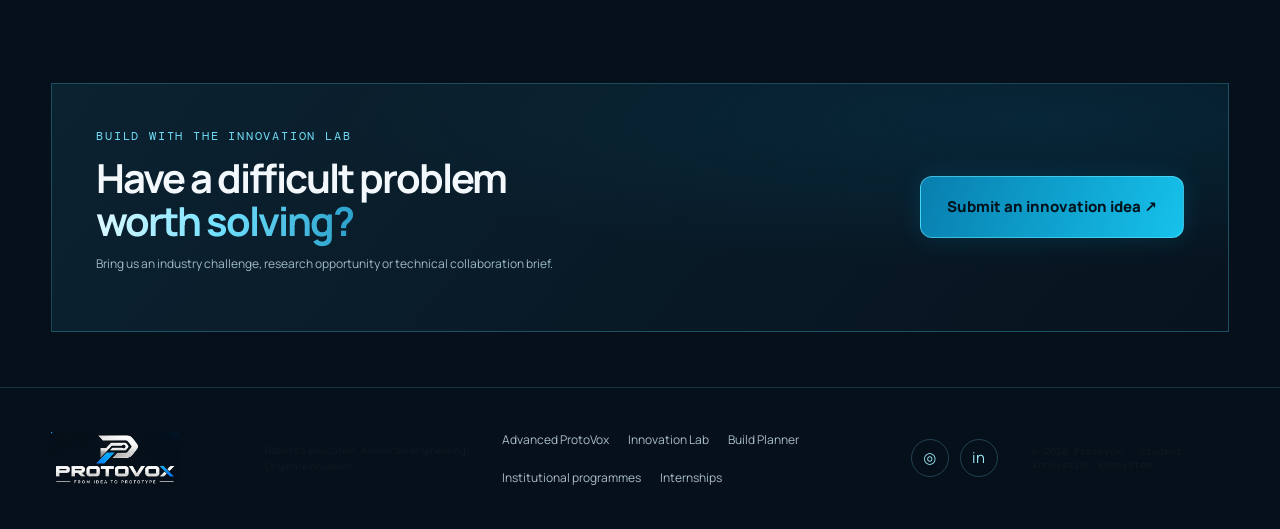
<file: innovation-lab.html>
<!DOCTYPE html>
<html lang="en"><head><meta charset="utf-8"/><meta content="width=device-width,initial-scale=1" name="viewport"/><meta content="#07111b" name="theme-color"/><meta content="ProtoVox Flagship Innovation Lab for original advanced robotics, embedded systems, AI and engineering showcase projects." name="description"/><title>ProtoVox Innovation Lab | Flagship R&amp;D</title><link href="https://fonts.googleapis.com" rel="preconnect"/><link crossorigin="" href="https://fonts.gstatic.com" rel="preconnect"/><link href="https://fonts.googleapis.com/css2?family=DM+Mono:wght@400;500&amp;family=Manrope:wght@400;500;600;700;800&amp;display=swap" rel="stylesheet"/><link href="styles.css" rel="stylesheet"/><link href="student-hub.css" rel="stylesheet"/></head><body class="student-hub-page"><header class="site-header" id="top">
<a aria-label="ProtoVox home" class="brand brand-image" href="index.html#top"><img alt="ProtoVox" src="assets/brand/protovox-logo.png"/></a>
<nav aria-label="Main navigation" class="desktop-nav"><a href="campaign-projects.html">Advanced ProtoVox</a><a href="about.html">About</a><a href="innovation-lab.html">Innovation Lab</a><a href="builder.html">Build Planner</a></nav>
<div class="header-actions"><a class="text-button" href="index.html?dialog=help">Get help</a><a aria-label="Book a ProtoVox workshop" class="button button-small button-primary workshop-trigger" href="index.html?dialog=workshop">Book My Workshop ↗</a></div>
<button aria-expanded="false" aria-label="Open menu" class="menu-toggle"><span></span><span></span></button></header><nav aria-label="Mobile navigation" class="mobile-nav"><a href="campaign-projects.html">Advanced ProtoVox</a><a href="about.html">About ProtoVox</a><a href="innovation-lab.html">Innovation Lab</a><a href="builder.html">Build Planner</a><a href="index.html?dialog=help">Get help</a></nav><main><section class="hub-hero section-wrap"><div class="eyebrow"><span class="live-dot"></span> ADVANCED PROTOVOX / DIVISION 02</div><div class="hub-hero-grid"><div><h1>Build what<br/><span class="gradient-text">doesn't exist yet.</span></h1><p>The Innovation Lab is ProtoVox's in-house R&amp;D division. Our team conceives, engineers and validates original, technically ambitious systems for industry conversations, company collaborations, exhibitions, hackathons, technical festivals and major innovation showcases. These are ProtoVox-led developments—not student kit projects.</p><div class="hero-actions"><a class="button button-primary button-large" href="#showcase">Explore the lab structure ↗</a><a class="button button-ghost button-large" href="index.html?dialog=idea">Propose an innovation</a></div></div><div class="division-visual innovation-visual"><div class="hub-radar"><i></i><i></i><i></i><b>PV<br/>LAB</b></div><span class="radar-label r1">RESEARCH</span><span class="radar-label r2">PROTOTYPE</span><span class="radar-label r3">VALIDATE</span><span class="radar-label r4">SHOWCASE</span></div></div></section>
<section class="hub-section section-wrap lab-mandate"><div class="lab-mandate-grid"><div><div class="eyebrow">PROTO VOX / INTERNAL R&amp;D</div><h2>Built by our team.<br><span class="gradient-text">Presented to the world.</span></h2></div><div><p>The Innovation Lab is where ProtoVox takes ownership of the hardest problems: research, system architecture, hardware integration, software, testing and technical storytelling. We collaborate with companies, research groups and institutions when a project has a meaningful real-world use case.</p><div class="idea-exchange-points"><span>Industry problem-solving</span><span>Proof-of-concept engineering</span><span>Exhibition demonstrators</span><span>Technical partnerships</span></div></div></div></section><section class="hub-section section-wrap" id="showcase">
<div class="section-heading"><div><div class="eyebrow">01 / FLAGSHIP PROJECTS</div><h2>Team-built concepts.<br/><span class="gradient-text">Designed to move industries.</span></h2></div><p>These are proposed ProtoVox-owned R&amp;D directions. The team will define architecture, build proof-of-concept systems, validate performance and prepare demonstrators for suitable industry and public showcases. Specifications remain subject to research and testing.</p></div>
<div class="flagship-project-grid">
<article class="flagship-detail-card">
<div class="flagship-detail-art art-ares"><div class="ares-radar"><i></i><i></i><i></i><b>ARES</b></div><span>FIELD AUTONOMY / 001</span></div>
<div class="flagship-detail-copy"><div class="flagship-detail-meta"><span>ROBOTICS / AUTONOMY</span><span class="concept-status">CONCEPT / PROPOSED</span></div><h3>ARES — Autonomous Search &amp; Reconnaissance Rover</h3><p>A modular autonomous inspection platform for industrial facilities, warehouses and complex indoor infrastructure. The long-term direction combines multi-sensor perception, localisation, fleet coordination and a secure operations interface. Initial work should validate a supervised indoor demonstrator before expanding scope.</p>
<div class="flagship-objectives"><b>ENGINEERING OBJECTIVES</b><ul><li>Build a stable differential-drive mobile platform.</li><li>Combine depth sensing, inertial data and wheel odometry.</li><li>Develop mapping, obstacle avoidance and teleoperation.</li><li>Display rover position, sensor status and alerts on a control interface.</li></ul></div>
<div class="flagship-requirements"><b>PRELIMINARY REQUIREMENTS</b><div><span>Compute</span><strong>Single-board computer + ESP32 / STM32 controller</strong></div><div><span>Perception</span><strong>2D LiDAR or ToF depth sensor, camera, IMU</strong></div><div><span>Motion</span><strong>Encoder motors, motor driver, chassis and wheels</strong></div><div><span>Power &amp; safety</span><strong>Protected battery, regulated rails, fuse and physical E-stop</strong></div><div><span>Software</span><strong>ROS 2, mapping/navigation stack, operator dashboard</strong></div></div>
<button class="button button-primary" data-rd-inquiry="ARES — Autonomous Search &amp; Reconnaissance Rover">Discuss this project ↗</button></div>
</article>
<article class="flagship-detail-card">
<div class="flagship-detail-art art-agni"><div class="agni-core"><i></i><b>AGNI</b><span>EDGE INTELLIGENCE</span></div><div class="agni-wave"></div><span>ENVIRONMENTAL INTELLIGENCE / 002</span></div>
<div class="flagship-detail-copy"><div class="flagship-detail-meta"><span>EDGE AI / CLIMATE SYSTEMS</span><span class="concept-status">CONCEPT / PROPOSED</span></div><h3>AGNI — AI-Powered Environmental Intelligence Station</h3><p>A modular sensor network for campuses, farms and research sites. It combines local environmental measurements with edge analytics to detect unusual trends and provide context-aware alerts.</p>
<div class="flagship-objectives"><b>ENGINEERING OBJECTIVES</b><ul><li>Collect calibrated environmental data from modular sensor nodes.</li><li>Detect abnormal readings and trends using edge or cloud analytics.</li><li>Visualise live and historical data in a monitoring dashboard.</li><li>Explore low-power operation and optional solar-assisted supply.</li></ul></div>
<div class="flagship-requirements"><b>PRELIMINARY REQUIREMENTS</b><div><span>Sensor nodes</span><strong>ESP32, temperature/humidity, pressure and air-quality sensors</strong></div><div><span>Use-case sensing</span><strong>Soil-moisture, particulate or light sensors as required</strong></div><div><span>Compute</span><strong>Edge computer or cloud analytics service</strong></div><div><span>Power &amp; enclosure</span><strong>Regulated supply, weather-resistant enclosure, optional solar</strong></div><div><span>Software</span><strong>Telemetry pipeline, anomaly detection and dashboard</strong></div></div>
<a class="button button-primary" href="index.html?dialog=research&amp;topic=AGNI%20%E2%80%94%20AI-Powered%20Environmental%20Intelligence%20Station">Discuss this project ↗</a></div>
</article>
</div>
<div class="flagship-disclaimer">PROJECT STATUS / These concepts are proposed development directions. Hardware selection, scope, safety review and validation plans will be finalised before physical prototyping. ARES is a research demonstrator, not certified life-safety equipment.</div>
</section>
<section class="hub-section section-wrap"><div class="section-heading"><div><div class="eyebrow">02 / AREAS OF EXPLORATION</div><h2>Where the lab can push boundaries.</h2></div><p>These are research directions for future work—not announcements of completed projects.</p></div><div class="lab-domain-grid"><article><span>01 / AUTONOMY</span><h3>Autonomous robotics</h3><p>Navigation, perception, motion planning, multi-sensor systems and human-robot interaction.</p></article><article><span>02 / INTELLIGENCE</span><h3>Embedded AI systems</h3><p>Edge intelligence, computer vision, signal processing and intelligent connected devices.</p></article><article><span>03 / HUMAN INTERFACE</span><h3>Assistive &amp; interactive technology</h3><p>Human-centred devices, accessible interfaces, sensing and responsive environments.</p></article><article><span>04 / DEEP ENGINEERING</span><h3>Advanced electronics &amp; control</h3><p>Custom instrumentation, control systems, energy-aware design and hardware-software integration.</p></article></div></section>
<section class="hub-section section-wrap"><div class="hub-banner"><div><div class="eyebrow">BUILD WITH THE INNOVATION LAB</div><h2>Have a difficult problem<br/><span class="gradient-text">worth solving?</span></h2><p>Bring us an industry challenge, research opportunity or technical collaboration brief.</p></div><a class="button button-primary button-large" href="index.html?dialog=idea">Submit an innovation idea ↗</a></div></section></main><footer class="site-footer"><a class="brand brand-image footer-brand-image" href="index.html#top"><img alt="ProtoVox" src="assets/brand/protovox-logo.png"/></a><p>Robotics education. Advanced engineering. Original innovation.</p>
<div class="footer-links"><a href="campaign-projects.html">Advanced ProtoVox</a><a href="innovation-lab.html">Innovation Lab</a><a href="builder.html">Build Planner</a><a href="index.html?dialog=workshop">Institutional programmes</a><a href="index.html?dialog=internship">Internships</a></div>
<div class="footer-socials"><a aria-label="Instagram" href="https://www.instagram.com/protovox__/" rel="noopener" target="_blank">◎</a><a aria-label="LinkedIn" href="https://www.linkedin.com/in/protovox-undefined-568364449/" rel="noopener" target="_blank">in</a></div><span class="footer-copy">© 2026 ProtoVox · Student innovation ecosystem</span></footer><script src="student-hub.js"></script></body></html>
</file>
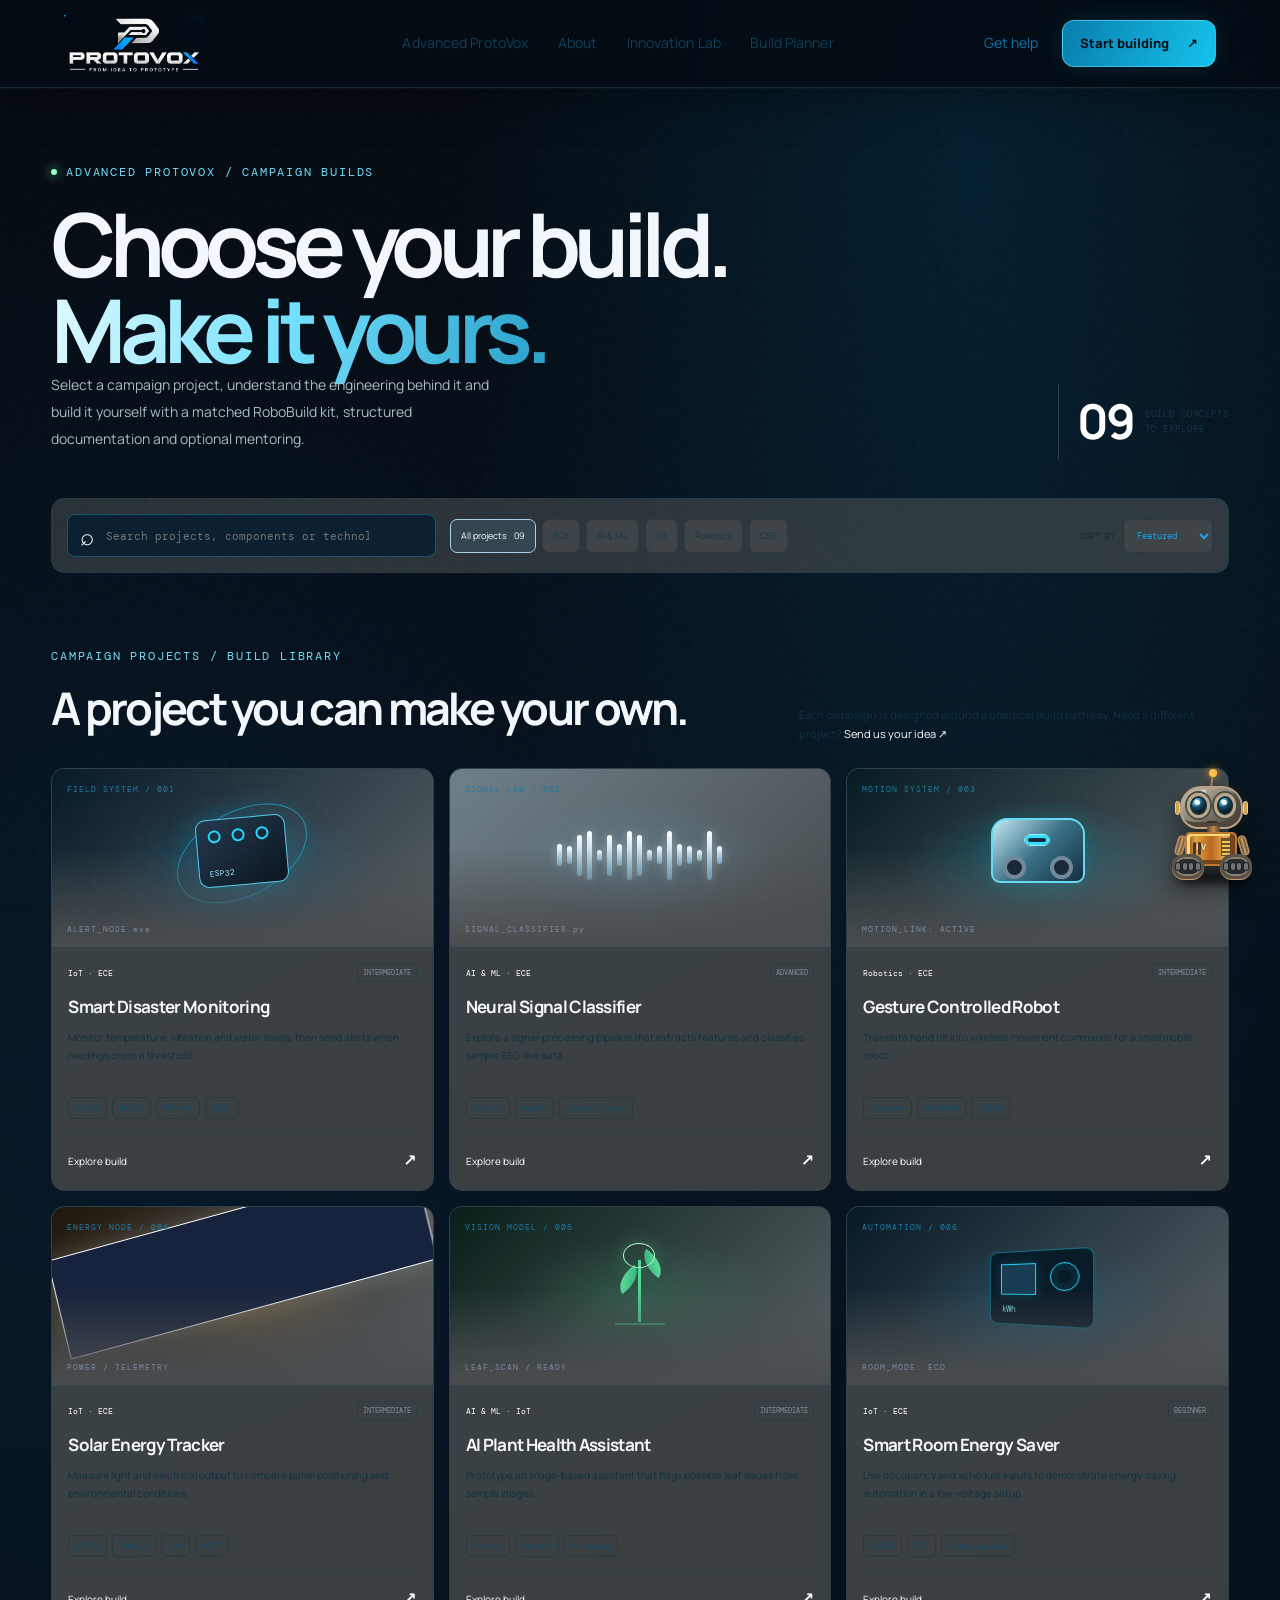
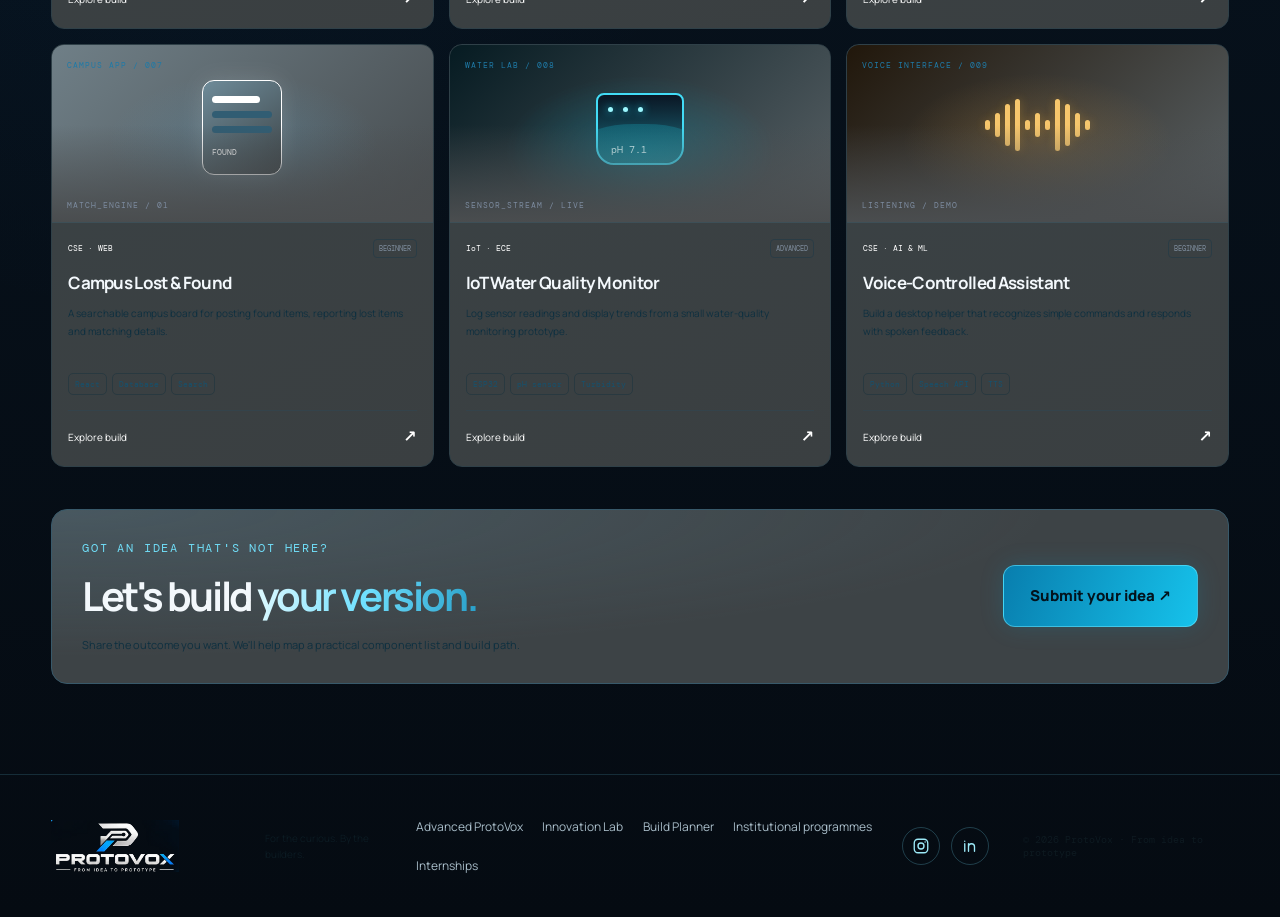
<file: projects.html>
<!doctype html>
<html lang="en">
<head>
  <meta charset="utf-8"><meta name="viewport" content="width=device-width,initial-scale=1">
  <meta name="theme-color" content="#08070d">
  <title>Explore Projects | ProtoVox</title>
  <meta name="description" content="Explore ProtoVox campaign projects: practical engineering builds designed for college students, matched RoboBuild kits and institutional learning programmes.">
  <link rel="preconnect" href="https://fonts.googleapis.com"><link rel="preconnect" href="https://fonts.gstatic.com" crossorigin>
  <link href="https://fonts.googleapis.com/css2?family=DM+Mono:wght@400;500&family=Manrope:wght@400;500;600;700;800&display=swap" rel="stylesheet">
  <link rel="stylesheet" href="styles.css">
</head>
<body class="projects-page">
  <div class="noise" aria-hidden="true"></div>
  <header class="site-header" id="top">
    <a class="brand brand-image" href="index.html#top" aria-label="ProtoVox home"><img src="assets/brand/protovox-logo.png" alt="ProtoVox — From Idea to Prototype"></a>
    <nav class="desktop-nav" aria-label="Main navigation"><a href="campaign-projects.html">Advanced ProtoVox</a><a href="about.html">About</a><a href="innovation-lab.html">Innovation Lab</a><a href="builder.html">Build Planner</a></nav>
    <div class="header-actions"><a class="text-button" href="index.html?dialog=help">Get help</a><a class="button button-small button-primary" href="index.html?dialog=idea">Start building <span>↗</span></a></div>
    <button class="menu-toggle" aria-label="Open menu" aria-expanded="false"><span></span><span></span></button>
  </header>
  <nav class="mobile-nav" aria-label="Mobile navigation"><a href="campaign-projects.html">Advanced ProtoVox</a><a href="about.html">About ProtoVox</a><a href="innovation-lab.html">Innovation Lab</a><a href="builder.html">Build Planner</a><button data-open-help>Get help</button></nav>
  <main>
    <section class="projects-hero section-wrap">
      <div class="eyebrow"><span class="live-dot"></span> ADVANCED PROTOVOX / CAMPAIGN BUILDS</div>
      <div class="projects-hero-row"><div><h1>Choose your build.<br><span class="gradient-text">Make it yours.</span></h1><p>Select a campaign project, understand the engineering behind it and build it yourself with a matched RoboBuild kit, structured documentation and optional mentoring.</p></div><div class="projects-count"><strong id="projectCount">09</strong><span>BUILD CONCEPTS<br>TO EXPLORE</span></div></div>
      <div class="project-search-panel"><label class="project-search"><span>⌕</span><input id="projectSearch" type="search" placeholder="Search projects, components or technology..." aria-label="Search projects"><kbd>SEARCH</kbd></label><div class="project-filters" id="projectFilters"><button class="filter-chip active" data-filter="All">All projects <span>09</span></button><button class="filter-chip" data-filter="ECE">ECE</button><button class="filter-chip" data-filter="AI & ML">AI & ML</button><button class="filter-chip" data-filter="IoT">IoT</button><button class="filter-chip" data-filter="Robotics">Robotics</button><button class="filter-chip" data-filter="CSE">CSE</button></div><label class="sort-control">SORT BY <select id="projectSort"><option value="featured">Featured</option><option value="az">Name A–Z</option><option value="level">Difficulty</option></select></label></div>
    </section>
    <section class="project-directory section-wrap">
      <div class="directory-heading"><div><div class="eyebrow">CAMPAIGN PROJECTS / BUILD LIBRARY</div><h2>A project you can make your own.</h2></div><p>Each campaign is designed around a practical build pathway. Need a different project? <a href="index.html?dialog=idea">Send us your idea ↗</a></p></div>
      <div class="directory-grid" id="directoryGrid">
        <article class="directory-card" data-title="Smart Disaster Monitoring System" data-domain="IoT ECE" data-tags="ESP32 DHT11 SW-420 water level MQTT embedded sensors" data-level="Intermediate" data-order="1">
          <div class="directory-art art-blue"><span class="art-label">FIELD SYSTEM / 001</span><div class="art-orbit"></div><div class="mini-device"><i></i><i></i><i></i><b>ESP32</b></div><span class="art-code">ALERT_NODE.exe</span></div><div class="directory-copy"><div class="directory-meta"><span>IoT · ECE</span><span class="level">INTERMEDIATE</span></div><h3>Smart Disaster Monitoring</h3><p>Monitor temperature, vibration and water levels, then send alerts when readings cross a threshold.</p><div class="component-tags"><span>ESP32</span><span>DHT11</span><span>SW-420</span><span>MQTT</span></div><button class="directory-detail" data-detail="Smart Disaster Monitoring|IoT · ECE|ESP32, DHT11, SW-420 vibration sensor, water-level sensor, MQTT|Build a sensor node that combines environmental readings and triggers alerts. Prototype locally before relying on it for safety-critical warnings.">Explore build <b>↗</b></button></div>
        </article>
        <article class="directory-card" data-title="Neural Signal Classifier" data-domain="AI & ML ECE CSE" data-tags="Python NumPy scikit-learn EEG signal processing machine learning" data-level="Advanced" data-order="2">
          <div class="directory-art art-violet"><span class="art-label">SIGNAL LAB / 002</span><div class="waveform"><i></i><i></i><i></i><i></i><i></i><i></i><i></i><i></i><i></i><i></i><i></i><i></i><i></i><i></i><i></i><i></i><i></i></div><span class="art-code">SIGNAL_CLASSIFIER.py</span></div><div class="directory-copy"><div class="directory-meta"><span>AI & ML · ECE</span><span class="level">ADVANCED</span></div><h3>Neural Signal Classifier</h3><p>Explore a signal-processing pipeline that extracts features and classifies sample EEG-like data.</p><div class="component-tags"><span>Python</span><span>NumPy</span><span>scikit-learn</span></div><button class="directory-detail" data-detail="Neural Signal Classifier|AI & ML · ECE|Python, NumPy, SciPy, scikit-learn, sample signal dataset|Create a learning pipeline for filtering, feature extraction and model evaluation. Use synthetic or properly consented data.">Explore build <b>↗</b></button></div>
        </article>
        <article class="directory-card" data-title="Gesture Controlled Robot" data-domain="Robotics ECE" data-tags="Arduino MPU6050 L298N motors robot control" data-level="Intermediate" data-order="3">
          <div class="directory-art art-cyan"><span class="art-label">MOTION SYSTEM / 003</span><div class="robot-art"><i class="robot-eye"></i><i class="robot-wheel"></i><i class="robot-wheel second"></i></div><span class="art-code">MOTION_LINK: ACTIVE</span></div><div class="directory-copy"><div class="directory-meta"><span>Robotics · ECE</span><span class="level">INTERMEDIATE</span></div><h3>Gesture Controlled Robot</h3><p>Translate hand tilt into wireless movement commands for a small mobile robot.</p><div class="component-tags"><span>Arduino</span><span>MPU6050</span><span>L298N</span></div><button class="directory-detail" data-detail="Gesture Controlled Robot|Robotics · ECE|Arduino, MPU6050, motor driver, DC motors, battery pack|Read gesture orientation and map it to safe motor commands. Add a stop state and test at low speed first.">Explore build <b>↗</b></button></div>
        </article>
        <article class="directory-card" data-title="Solar Energy Tracker" data-domain="IoT ECE" data-tags="ESP32 INA219 LDR MQTT energy analytics" data-level="Intermediate" data-order="4">
          <div class="directory-art art-amber"><span class="art-label">ENERGY NODE / 004</span><div class="solar-panel"><i></i><i></i><i></i><i></i><i></i><i></i><i></i><i></i><i></i></div><span class="art-code">POWER / TELEMETRY</span></div><div class="directory-copy"><div class="directory-meta"><span>IoT · ECE</span><span class="level">INTERMEDIATE</span></div><h3>Solar Energy Tracker</h3><p>Measure light and electrical output to compare panel positioning and environmental conditions.</p><div class="component-tags"><span>ESP32</span><span>INA219</span><span>LDR</span><span>MQTT</span></div><button class="directory-detail" data-detail="Solar Energy Tracker|IoT · ECE|ESP32, INA219 current/voltage sensor, LDR, small solar panel, MQTT|Log light intensity and electrical output over time to compare panel angles and conditions.">Explore build <b>↗</b></button></div>
        </article>
        <article class="directory-card" data-title="AI Plant Health Assistant" data-domain="AI & ML IoT CSE" data-tags="Python computer vision OpenCV camera plant classification" data-level="Intermediate" data-order="5">
          <div class="directory-art art-green"><span class="art-label">VISION MODEL / 005</span><div class="plant-art"><i></i><i></i><b></b></div><span class="art-code">LEAF_SCAN / READY</span></div><div class="directory-copy"><div class="directory-meta"><span>AI & ML · IoT</span><span class="level">INTERMEDIATE</span></div><h3>AI Plant Health Assistant</h3><p>Prototype an image-based assistant that flags possible leaf issues from sample images.</p><div class="component-tags"><span>Python</span><span>OpenCV</span><span>ML model</span></div><button class="directory-detail" data-detail="AI Plant Health Assistant|AI & ML · IoT|Python, OpenCV, image dataset, trained classifier, optional camera|Build an educational image classifier and show confidence plus uncertainty. Results are indicative, not professional agricultural diagnosis.">Explore build <b>↗</b></button></div></article>
        <article class="directory-card" data-title="Smart Room Energy Saver" data-domain="IoT ECE CSE" data-tags="ESP32 relay PIR sensor energy automation" data-level="Beginner" data-order="6">
          <div class="directory-art art-blue"><span class="art-label">AUTOMATION / 006</span><div class="room-art"><div></div><i></i><b>kWh</b></div><span class="art-code">ROOM_MODE: ECO</span></div><div class="directory-copy"><div class="directory-meta"><span>IoT · ECE</span><span class="level">BEGINNER</span></div><h3>Smart Room Energy Saver</h3><p>Use occupancy and schedule inputs to demonstrate energy-saving automation in a low-voltage setup.</p><div class="component-tags"><span>ESP32</span><span>PIR</span><span>Relay module</span></div><button class="directory-detail" data-detail="Smart Room Energy Saver|IoT · ECE|ESP32, PIR sensor, low-voltage LEDs/load, relay module, power supply|Prototype occupancy-aware automation. For safety, test with low-voltage loads rather than exposed mains wiring.">Explore build <b>↗</b></button></div></article>
        <article class="directory-card" data-title="Campus Lost and Found App" data-domain="CSE AI & ML" data-tags="React database image upload search web app" data-level="Beginner" data-order="7">
          <div class="directory-art art-violet"><span class="art-label">CAMPUS APP / 007</span><div class="app-art"><i></i><i></i><i></i><b>FOUND</b></div><span class="art-code">MATCH_ENGINE / 01</span></div><div class="directory-copy"><div class="directory-meta"><span>CSE · WEB</span><span class="level">BEGINNER</span></div><h3>Campus Lost & Found</h3><p>A searchable campus board for posting found items, reporting lost items and matching details.</p><div class="component-tags"><span>React</span><span>Database</span><span>Search</span></div><button class="directory-detail" data-detail="Campus Lost & Found|CSE · Web|React, database, image storage, search and optional email notifications|Design a privacy-aware campus listing workflow with moderation and clear item handover rules.">Explore build <b>↗</b></button></div></article>
        <article class="directory-card" data-title="IoT Water Quality Monitor" data-domain="IoT ECE" data-tags="ESP32 pH turbidity sensor dashboard MQTT" data-level="Advanced" data-order="8">
          <div class="directory-art art-cyan"><span class="art-label">WATER LAB / 008</span><div class="water-art"><i></i><i></i><i></i><b>pH 7.1</b></div><span class="art-code">SENSOR_STREAM / LIVE</span></div><div class="directory-copy"><div class="directory-meta"><span>IoT · ECE</span><span class="level">ADVANCED</span></div><h3>IoT Water Quality Monitor</h3><p>Log sensor readings and display trends from a small water-quality monitoring prototype.</p><div class="component-tags"><span>ESP32</span><span>pH sensor</span><span>Turbidity</span></div><button class="directory-detail" data-detail="IoT Water Quality Monitor|IoT · ECE|ESP32, calibrated pH sensor, turbidity sensor, dashboard and data logging|Build a monitoring demonstrator. Reliable water-quality claims require calibration, validation and appropriate sampling.">Explore build <b>↗</b></button></article>
        <article class="directory-card" data-title="Voice Controlled Desktop Assistant" data-domain="CSE AI & ML" data-tags="Python speech recognition text to speech automation" data-level="Beginner" data-order="9">
          <div class="directory-art art-amber"><span class="art-label">VOICE INTERFACE / 009</span><div class="voice-art"><i></i><i></i><i></i><i></i><i></i><i></i><i></i><i></i><i></i><i></i><i></i></div><span class="art-code">LISTENING / DEMO</span></div><div class="directory-copy"><div class="directory-meta"><span>CSE · AI & ML</span><span class="level">BEGINNER</span></div><h3>Voice-Controlled Assistant</h3><p>Build a desktop helper that recognizes simple commands and responds with spoken feedback.</p><div class="component-tags"><span>Python</span><span>Speech API</span><span>TTS</span></div><button class="directory-detail" data-detail="Voice-Controlled Assistant|CSE · AI & ML|Python, speech recognition library, text-to-speech engine, command router|Start with a small allowlist of harmless commands and make microphone access clear to the user.">Explore build <b>↗</b></button></div></article>
      </div>
      <div class="directory-empty" id="directoryEmpty" hidden><span>⌕</span><h3>No matching builds found.</h3><p>Try another keyword or choose a different category.</p><button class="button button-ghost" id="resetProjectFilters">Reset filters</button></div>
      <div class="directory-cta"><div><span class="eyebrow">GOT AN IDEA THAT'S NOT HERE?</span><h2>Let's build <span class="gradient-text">your version.</span></h2><p>Share the outcome you want. We'll help map a practical component list and build path.</p></div><a class="button button-primary button-large" href="index.html?dialog=idea">Submit your idea ↗</a></div>
    </section>
  </main>
  <footer class="site-footer"><a class="brand brand-image footer-brand-image" href="index.html#top" aria-label="ProtoVox home"><img src="assets/brand/protovox-logo.png" alt="ProtoVox — From Idea to Prototype"></a><p>For the curious. By the builders.</p><div class="footer-links"><a href="campaign-projects.html">Advanced ProtoVox</a><a href="innovation-lab.html">Innovation Lab</a><a href="builder.html">Build Planner</a><a href="index.html?dialog=workshop">Institutional programmes</a><a href="index.html?dialog=internship">Internships</a></div><div class="footer-socials" aria-label="ProtoVox social links">
<a href="https://www.instagram.com/protovox__/" target="_blank" rel="noopener noreferrer" aria-label="Instagram" title="Instagram">
<svg viewBox="0 0 24 24" aria-hidden="true"><rect x="3" y="3" width="18" height="18" rx="5"/><circle cx="12" cy="12" r="4"/><circle cx="17.5" cy="6.5" r="1" class="solid"/></svg>
</a>
<a href="https://www.linkedin.com/in/protovox-undefined-568364449/" target="_blank" rel="noopener noreferrer" aria-label="LinkedIn" title="LinkedIn">
<svg viewBox="0 0 24 24" aria-hidden="true"><path d="M5 9v10M5 5.5v.1M10 19v-6a4 4 0 0 1 8 0v6M10 9v10"/></svg>
</a></div><span class="footer-copy">© 2026 ProtoVox · From idea to prototype</span></footer>
  <dialog class="modal project-detail-modal" id="directoryDetailModal"><form method="dialog" class="modal-close-form"><button class="modal-close" aria-label="Close">×</button></form><div class="modal-heading"><span class="eyebrow">PROTOVOX / BUILD SPECIFICATION</span><h2 id="detailTitle">Project details</h2><p id="detailDomain"></p></div><div class="project-detail-body"><span class="eyebrow">SUGGESTED COMPONENTS</span><p id="detailComponents"></p><div class="detail-description" id="detailDescription"></div><a class="button button-primary button-large" href="index.html?dialog=idea">Request a kit or build plan ↗</a><a class="button button-ghost button-large" href="https://mail.google.com/mail/?view=cm&amp;fs=1&amp;to=protovox.tech@gmail.com&amp;su=ProtoVox%20project%20enquiry" target="_blank" rel="noopener">Email ProtoVox directly ↗</a></div></dialog>
  <div class="proto-buddy" id="protoBuddy" aria-label="ProtoVox mini rover mascot" role="button" tabindex="0" title="Meet the ProtoVox rover">
    <div class="buddy-shadow"></div>
    <div class="buddy-antenna"><i></i></div>
    <div class="buddy-head"><span class="buddy-ear left"></span><span class="buddy-ear right"></span><div class="buddy-eye-pods"><i><b></b></i><i><b></b></i></div><div class="buddy-mouth"></div></div>
    <div class="buddy-neck"></div>
    <div class="buddy-body"><span class="buddy-badge">PV</span><i class="buddy-panel"></i><i class="buddy-vent"></i></div>
    <div class="buddy-arm left"></div><div class="buddy-arm right"></div>
    <div class="buddy-track left"><i></i><i></i><i></i><i></i></div><div class="buddy-track right"><i></i><i></i><i></i><i></i></div>
    <div class="buddy-assistant" id="buddyAssistant" hidden role="dialog" aria-label="ProtoVox assistant">
      <div class="assistant-top"><span><i></i> PROTOVOX ASSISTANT</span><button type="button" class="assistant-close" aria-label="Close assistant">×</button></div>
      <h3>Hey, builder! 👋</h3>
      <p>I'm Vox. What would you like to do today?</p>
      <div class="assistant-actions">
        <button type="button" data-assist="idea">💡 Submit a project idea</button>
        <button type="button" data-assist="help">🛠️ Get technical help</button>
        <a href="projects.html">⌘ Explore projects <span>↗</span></a>
        <a href="index.html#kits">⚙️ Find a project kit <span>↗</span></a>
        <a href="index.html#internships">✦ Explore internships <span>↗</span></a>
      </div>
      <small>Built to help you go from idea to prototype.</small>
    </div>
  </div>
  <div class="toast" id="toast" role="status" aria-live="polite"></div>
  <script src="buddy.js"></script>
  <script src="projects.js"></script>
</body></html>
</file>
<file: styles.css>
/* ProtoVox V4 — interactive dark technology platform */
:root{--bg:#4a4d4f;--panel:#34393c;--panel2:#394145;--text:#ffffff;--muted:#0d2b3a;--line:rgba(198,234,252,.18);--violet:#ffffff;--violet2:#b6d5e4;--cyan:#8eebff;--max:1200px;--mono:"DM Mono",monospace;--sans:"Manrope",system-ui,sans-serif}
*{box-sizing:border-box}html{scroll-behavior:smooth;scroll-padding-top:90px}body{margin:0;background:var(--bg);color:var(--text);font-family:var(--sans);font-size:14px;line-height:1.6;overflow-x:hidden}body.modal-open{overflow:hidden}a{color:inherit;text-decoration:none}button,input,textarea,select{font:inherit}button{color:inherit;cursor:pointer}::selection{background:#ffffff;color:white}.noise{position:fixed;inset:0;pointer-events:none;z-index:30;opacity:.045;background-image:url("data:image/svg+xml,%3Csvg viewBox='0 0 180 180' xmlns='http://www.w3.org/2000/svg'%3E%3Cfilter id='n'%3E%3CfeTurbulence type='fractalNoise' baseFrequency='.8' numOctaves='3' stitchTiles='stitch'/%3E%3C/filter%3E%3Crect width='100%25' height='100%25' filter='url(%23n)' opacity='.6'/%3E%3C/svg%3E")}
.site-header{height:82px;padding:0 max(5.5vw,24px);display:flex;align-items:center;justify-content:space-between;border-bottom:1px solid rgba(255,255,255,.09);background:rgba(7,11,13,.82);backdrop-filter:blur(20px);position:sticky;top:0;z-index:25}.brand{display:flex;align-items:center;gap:11px;font-size:20px;font-weight:800;letter-spacing:-.8px}.brand>span:last-child{line-height:1.05}.brand small{display:block;font:8px var(--mono);letter-spacing:1.3px;color:#0e232d;margin-top:5px}.violet{color:#ffffff}.brand-mark{width:35px;height:35px;border:1px solid #56a0c4;border-radius:10px;background:linear-gradient(145deg,#79919d,#566064);display:grid;place-items:center;color:#ffffff;font-size:13px;box-shadow:0 0 24px #8fbcd335}.brand-mark span{margin-left:1px;color:#fff}.desktop-nav{display:flex;gap:30px;align-items:center}.desktop-nav a,.footer-links a{font-size:12px;color:#0e425b;transition:color .2s}.desktop-nav a:hover,.footer-links a:hover{color:#ffffff}.header-actions{display:flex;gap:20px;align-items:center}.text-button,.inline-link{border:0;background:none;color:#1375a6;font-size:12px}.text-button:hover,.inline-link:hover{color:#ffffff}.button{display:inline-flex;align-items:center;justify-content:center;gap:18px;border:1px solid transparent;border-radius:10px;padding:13px 17px;font-weight:800;font-size:12px;transition:transform .25s,box-shadow .25s,border-color .25s,background .25s}.button:hover{transform:translateY(-2px)}.button-primary{color:white;background:linear-gradient(110deg,#ffffff,#a1c8dc);box-shadow:0 8px 28px #c4deeb25}.button-primary:hover{box-shadow:0 10px 35px #ffffff60}.button-ghost{background:#ffffff04;border-color:#132128;color:white}.button-ghost:hover{border-color:#ffffff;background:#ffffff12}.button-small{padding:10px 14px;font-size:11px}.button-large{padding:15px 20px}.menu-toggle,.mobile-nav{display:none}
.section-wrap,.section{max-width:var(--max);margin:auto;padding-left:28px;padding-right:28px}.hero{min-height:730px;display:grid;grid-template-columns:1fr 1.02fr;align-items:center;gap:35px;padding-top:62px;padding-bottom:58px;position:relative}.hero:before{content:"";position:absolute;left:-18%;top:8%;width:65%;height:65%;background:radial-gradient(ellipse,#9cc4d925,transparent 68%);pointer-events:none}.hero-copy{position:relative;z-index:2;padding-bottom:25px}.eyebrow{font:10px var(--mono);letter-spacing:1.3px;color:#ffffff;display:flex;align-items:center;gap:9px}.live-dot,.sensor-live i,.status-pill i{width:6px;height:6px;border-radius:50%;background:#9dffca;box-shadow:0 0 12px #69ffae;display:inline-block}.eyebrow-line{width:36px;height:1px;background:#294451;margin-left:5px}.hero h1{font-size:clamp(48px,5.4vw,76px);letter-spacing:-4px;line-height:1.02;margin:25px 0 24px;font-weight:800}.gradient-text{background:linear-gradient(95deg,#ffffff 0%,#ffffff 45%,#d3e7f2 80%);background-clip:text;-webkit-background-clip:text;color:transparent}.hero-sub{max-width:510px;color:#0d3447;font-size:14px;line-height:1.9}.hero-actions{display:flex;gap:12px;flex-wrap:wrap;margin-top:28px}.play-icon{font-size:9px}.hero-proof{display:flex;align-items:center;gap:13px;margin-top:42px}.avatar-stack{display:flex;padding-left:4px}.avatar-stack span{height:31px;width:31px;border-radius:50%;display:grid;place-items:center;background:linear-gradient(145deg,#ffffff,#6c8896);border:2px solid #515659;margin-left:-5px;font-size:10px;font-weight:800}.avatar-stack span:nth-child(2){background:linear-gradient(145deg,#ffffff,#5a7f91)}.avatar-stack span:nth-child(3){background:#3e474b;color:#ffffff}.hero-proof strong,.hero-proof small{display:block}.hero-proof strong{font-size:11px}.hero-proof small{font-size:10px;color:#0c1f28;margin-top:3px}
.hero-visual{border:1px solid rgba(181,228,251,.2);border-radius:18px;background:linear-gradient(145deg,#3c4346df,#454a4de8);min-height:485px;position:relative;overflow:hidden;box-shadow:0 30px 100px #0008,inset 0 0 50px #ffffff08}.visual-topline,.visual-bottomline{display:flex;justify-content:space-between;align-items:center;padding:17px 19px;font:9px var(--mono);color:#0d1a21;position:relative;z-index:3}.status-pill{border:1px solid #3c654e;border-radius:30px;padding:5px 8px;color:#a8e9c2;font-size:8px;display:flex;gap:7px;align-items:center}.status-pill i{width:5px;height:5px}.orbital-scene{height:390px;position:relative;isolation:isolate;perspective:900px;background:radial-gradient(ellipse at center,#84a7b922,transparent 58%)}.orbital-scene:before{content:"";position:absolute;inset:15% -10% -12%;background-image:linear-gradient(#3e9ece16 1px,transparent 1px),linear-gradient(90deg,#3e9ece16 1px,transparent 1px);background-size:32px 32px;transform:perspective(400px) rotateX(62deg) scale(1.4);transform-origin:center bottom;mask-image:linear-gradient(transparent,#000 30%,transparent 95%);z-index:-1}.orbit{position:absolute;left:50%;top:48%;border:1px solid #a6d3e938;border-radius:50%;transform:translate(-50%,-50%) rotate(-24deg)}.orbit-one{width:310px;height:120px;animation:orbitPulse 7s ease-in-out infinite}.orbit-two{width:395px;height:165px;transform:translate(-50%,-50%) rotate(34deg);border-color:#ffffff28;animation:orbitPulse 9s ease-in-out infinite reverse}.orbit-three{width:245px;height:245px;border-style:dashed;border-color:#a1cfe62c;animation:spin 55s linear infinite}.core-glow{position:absolute;left:50%;top:48%;width:170px;height:170px;transform:translate(-50%,-50%);background:#add3e6;filter:blur(55px);opacity:.22}.core-node{position:absolute;left:50%;top:48%;transform:translate(-50%,-50%);width:91px;height:105px;border-radius:23px;border:1px solid #ffffff8a;background:linear-gradient(145deg,#597887,#566268);box-shadow:0 0 45px #e3f0f74c,inset 0 0 24px #ffffff1b;display:flex;flex-direction:column;align-items:center;justify-content:center;gap:2px;transition:transform .3s}.core-node:hover{transform:translate(-50%,-50%) scale(1.08)}.core-node span{font-size:31px;font-weight:800;letter-spacing:-2px}.core-node small{font:8px var(--mono);letter-spacing:2px;color:#ffffff}.tech-node{position:absolute;min-width:112px;text-align:left;padding:10px 12px 9px;border-radius:12px;border:1px solid #243a46;background:#3b4347eF;box-shadow:0 12px 30px #0005;display:grid;grid-template-columns:20px 1fr;column-gap:6px;align-items:center;transition:transform .25s,border-color .25s,background .25s;animation:float 5s ease-in-out infinite}.tech-node:hover,.tech-node.active{border-color:#ffffff;background:#627883;transform:translateY(-4px)}.tech-node b{font-size:10px}.tech-node small{grid-column:2;color:#0c1e27;font-size:8px}.node-icon{grid-row:span 2;color:#ffffff;font-size:17px}.node-iot{left:7%;top:20%;animation-delay:-1s}.node-ai{right:5%;top:24%;animation-delay:-2s}.node-hardware{left:8%;bottom:13%;animation-delay:-3s}.node-robot{right:6%;bottom:12%;animation-delay:-4s}.floating-code{position:absolute;right:9%;top:2%;width:175px;border:1px solid #2a3b44;border-radius:9px;background:#434a4ded;padding:10px 12px;transform:rotate(1deg);box-shadow:0 12px 30px #0005}.floating-code>div{display:flex;align-items:center;gap:4px;margin-bottom:8px}.tiny-dot{width:4px;height:4px;background:#254b5e;border-radius:50%}.floating-code label{font:7px var(--mono);color:#0c1c23;margin-left:5px}.floating-code code{font:9px/1.8 var(--mono);color:#ffffff}.floating-code code em{color:#ffffff;font-style:normal}.floating-code code strong{color:#7be4bb;font-weight:400}.floating-code small{display:block;margin-top:7px;color:#0f1d25;font:7px var(--mono)}.scan-line{position:absolute;left:5%;right:5%;height:1px;top:0;background:linear-gradient(90deg,transparent,#ffffff88,transparent);opacity:.45;animation:scan 7s linear infinite}.visual-bottomline{border-top:1px solid #ffffff0c;font-size:8px}.hero-bottom{position:absolute;bottom:18px;left:28px;right:28px;display:flex;align-items:center;gap:12px;font:8px var(--mono);letter-spacing:1px;color:#0d1a21}.scroll-line{height:1px;width:65px;background:linear-gradient(90deg,#ffffff,transparent)}.hero-bottom .mono{margin-left:auto}
.ticker{overflow:hidden;border-top:1px solid #ffffff0c;border-bottom:1px solid #ffffff0c;background:#454a4d;padding:17px 0}.ticker-track{display:flex;align-items:center;gap:38px;width:max-content;animation:ticker 35s linear infinite;font:10px var(--mono);letter-spacing:1.6px;color:#0e2835}.ticker:hover .ticker-track{animation-play-state:paused}.ticker b{color:#ffffff;margin-left:30px}
.section{padding-top:112px;padding-bottom:112px}.section-heading{display:flex;justify-content:space-between;align-items:flex-end;gap:45px;margin-bottom:45px}.section-heading h2,.trust-intro h2{font-size:clamp(34px,4.2vw,53px);letter-spacing:-2.4px;line-height:1.12;margin:15px 0 0}.section-heading>p{max-width:365px;color:#0e2d3d;font-size:12px;line-height:1.9;margin:0 0 5px}.project-feature{display:grid;grid-template-columns:1.08fr .92fr;min-height:440px;border:1px solid #2a3b44;border-radius:18px;overflow:hidden;background:linear-gradient(120deg,#3d4448,#383d40);box-shadow:0 24px 70px #0004}.project-art{position:relative;min-height:430px;overflow:hidden;background:radial-gradient(ellipse at 50% 48%,#5b9cbc5c,transparent 55%),linear-gradient(145deg,#536168,#515659)}.art-grid{position:absolute;inset:0;background-image:linear-gradient(#ffffff12 1px,transparent 1px),linear-gradient(90deg,#ffffff12 1px,transparent 1px);background-size:36px 36px;transform:perspective(550px) rotateX(55deg) scale(1.6);transform-origin:center bottom;mask-image:linear-gradient(transparent,#000 25%,transparent)}.art-halo{position:absolute;left:50%;top:47%;width:250px;height:250px;border-radius:50%;transform:translate(-50%,-50%);background:#ffffff18;filter:blur(25px)}.sensor-card{position:absolute;left:50%;top:47%;transform:translate(-50%,-50%) rotate(-4deg);width:min(76%,340px);padding:19px;border:1px solid #183a4b6b;border-radius:12px;background:linear-gradient(145deg,#384146f2,#404548f2);box-shadow:0 24px 55px #0008,inset 0 0 30px #ffffff0b}.sensor-header,.sensor-footer{display:flex;justify-content:space-between;align-items:center;font:8px var(--mono);letter-spacing:.7px;color:#0e2531}.sensor-live{color:#9bf4c0;display:flex;align-items:center;gap:5px}.sensor-main{display:flex;align-items:center;gap:18px;margin:28px 0}.sensor-wave{height:55px;width:55px;display:grid;place-items:center;border:1px solid #3d7c9b;border-radius:12px;color:#ffffff;font-size:34px;background:#648b9f2c}.sensor-main small{display:block;font:8px var(--mono);color:#0f2733;letter-spacing:1px}.sensor-main strong{font-size:32px;letter-spacing:-1px}.sensor-main strong span{font-size:14px;color:#ffffff}.sensor-bars{height:42px;display:flex;align-items:flex-end;gap:5px;margin-bottom:18px}.sensor-bars i{display:block;width:7%;border-radius:3px 3px 0 0;background:linear-gradient(#ffffff,#9fcadf);height:var(--h,50%);animation:bars 1.6s ease-in-out infinite alternate}.sensor-bars i:nth-child(3n){--h:85%;animation-delay:-.7s}.sensor-bars i:nth-child(2n){--h:40%;animation-delay:-.3s}.sensor-bars i:nth-child(5n){--h:65%;animation-delay:-1.1s}.sensor-footer{padding-top:12px;border-top:1px solid #ffffff12}.art-chip{position:absolute;border:1px solid #34657d;border-radius:8px;background:#4d585de8;padding:8px 10px;font:8px var(--mono);color:#ffffff}.art-chip span{color:#ffffff;margin-left:10px}.chip-one{top:19%;left:9%}.chip-two{right:8%;bottom:20%}.art-caption{position:absolute;left:22px;bottom:20px;font:8px var(--mono);letter-spacing:1.5px;color:#102028}.project-info{padding:34px 34px 28px;display:flex;flex-direction:column}.project-top{display:flex;justify-content:space-between;align-items:center;font:9px var(--mono);color:#0d1a21}.tag{display:inline-block;font:8px var(--mono);letter-spacing:1px;color:#ffffff;border:1px solid #3166805c;background:#ffffff0d;padding:6px 8px;border-radius:4px}.project-info h3{font-size:clamp(28px,3vw,38px);letter-spacing:-1.6px;line-height:1.13;margin:28px 0 14px}.project-info>p{font-size:12px;color:#0d2938;line-height:1.9;margin:0}.project-tags{display:flex;gap:7px;flex-wrap:wrap;margin:19px 0}.project-tags span{border:1px solid #223037;background:#ffffff03;padding:5px 8px;border-radius:5px;font:8px var(--mono);color:#16648b}.spec-grid{display:grid;grid-template-columns:1fr 1fr;gap:17px 10px;border-top:1px solid #ffffff12;border-bottom:1px solid #ffffff12;padding:18px 0;margin-top:auto}.spec-grid small,.spec-grid strong{display:block}.spec-grid small{font:8px var(--mono);color:#0c1c23;letter-spacing:.8px;margin-bottom:5px}.spec-grid strong{font-size:10px;font-weight:600;color:#1178ab}.project-controls{display:flex;justify-content:space-between;align-items:center;gap:15px;margin-top:20px}.project-controls .button{padding:12px 15px}.slider-controls{display:flex;align-items:center;gap:12px;font:9px var(--mono);color:#103142}.slider-controls i{color:#1e2e37;font-style:normal}.slider-controls button{width:31px;height:31px;border-radius:50%;border:1px solid #1e3039;background:#3b4347;transition:background .2s}.slider-controls button:hover{background:#5e9ebe}.slider-progress{height:2px;background:#2b383f;margin-top:20px}.slider-progress span{height:100%;width:25%;display:block;background:#ffffff;transition:width .4s}.project-bottom{display:flex;justify-content:space-between;align-items:center;margin-top:22px;font:8px var(--mono);letter-spacing:1px;color:#0d1b22}.inline-link{font-size:11px}.inline-link span{margin-left:8px;color:#ffffff}
.trust-band{background:linear-gradient(110deg,#b0bdc4,#c9d7df 58%,#abb9bf);border-top:1px solid #ffffff30;border-bottom:1px solid #ffffff30;position:relative;overflow:hidden}.trust-band:before{content:"";position:absolute;inset:0;background:radial-gradient(ellipse at 75% 10%,#ffffff30,transparent 45%)}.trust-inner{max-width:1144px;padding:55px 28px;margin:auto;display:grid;grid-template-columns:1.2fr 1.5fr .8fr;align-items:center;gap:35px;position:relative}.trust-intro .eyebrow{font-size:8px}.trust-intro h2{font-size:29px;letter-spacing:-1px;margin:12px 0}.trust-intro p,.trust-note p{font-size:11px;color:#1881b5;margin:0}.trust-stats{display:grid;grid-template-columns:repeat(3,1fr);gap:12px}.stat{padding:20px 14px;border:1px solid #ffffff42;border-radius:10px;background:#ffffff06}.stat strong{font-size:36px;letter-spacing:-1.8px;display:block}.stat span{font:8px var(--mono);color:#30a9e5;letter-spacing:.6px}.trust-note{display:flex;align-items:center;gap:14px}.pulse-ring{width:48px;height:48px;flex:none;border:1px solid #ffffff8c;border-radius:50%;display:grid;place-items:center;font-size:20px;color:#ffffff;box-shadow:0 0 0 7px #ffffff08,0 0 30px #ffffff32}
.journey-section{padding-bottom:125px}.journey-layout{display:grid;grid-template-columns:.85fr 1.15fr;gap:50px;border:1px solid #2e3c44;border-radius:17px;background:linear-gradient(135deg,#373c3f,#343839);padding:30px}.journey-rail{position:relative;display:flex;flex-direction:column;gap:5px;padding-left:8px}.journey-line{position:absolute;top:26px;bottom:26px;left:29px;width:1px;background:#2c3c44}.journey-line span{display:block;width:100%;height:0;background:#ffffff;box-shadow:0 0 9px #ffffff;transition:height .4s}.journey-step{position:relative;z-index:1;text-align:left;display:grid;grid-template-columns:42px 1fr;column-gap:9px;align-items:center;padding:15px 12px;border:1px solid transparent;border-radius:9px;background:transparent;transition:background .2s,border-color .2s}.journey-step>span{grid-row:span 2;width:31px;height:31px;border-radius:50%;display:grid;place-items:center;background:#383f43;border:1px solid #243943;font:9px var(--mono);color:#16455d}.journey-step b{font-size:12px;font-weight:700}.journey-step small{font-size:10px;color:#0d1d24}.journey-step:hover,.journey-step.active{border-color:#3a7390;background:#ffffff10}.journey-step.active>span{background:#62a2c2;border-color:#ffffff;color:#fff;box-shadow:0 0 20px #5fa3c655}.journey-detail{border:1px solid #2f414b;border-radius:13px;background:radial-gradient(ellipse at 50% 22%,#6b9bb32c,transparent 55%),#3a3f42;padding:25px;display:flex;flex-direction:column;min-height:400px;align-items:flex-start}.detail-index{font:9px var(--mono);color:#102733;display:flex;justify-content:space-between;width:100%}.detail-index span{color:#ffffff}.journey-illustration{height:155px;width:100%;display:grid;place-items:center;position:relative}.idea-paper{width:125px;height:105px;border:1px solid #358ab4;border-radius:7px;background:linear-gradient(145deg,#506570,#444d51);padding:14px;position:relative;transform:rotate(-5deg);box-shadow:12px 14px 0 #4a97be1a}.idea-paper span{font:8px var(--mono);color:#ffffff;display:block;margin-bottom:14px}.idea-paper i{height:3px;display:block;background:#273e49;margin:8px 0;border-radius:4px;width:85%}.idea-paper i:nth-of-type(2){width:65%}.idea-paper i:nth-of-type(3){width:75%}.paper-spark{position:absolute;right:-14px;top:-15px;color:#ffffff;font-size:28px;text-shadow:0 0 20px #ffffff}.journey-orbit{position:absolute;width:220px;height:90px;border:1px solid #73b6d842;border-radius:50%;transform:rotate(25deg)}.journey-detail h3{font-size:22px;letter-spacing:-.7px;margin:8px 0}.journey-detail>p{font-size:11px;color:#0f2e3d;max-width:420px;line-height:1.9;margin:0 0 15px}
.kits-section{padding-top:15px}.kit-grid{display:grid;grid-template-columns:repeat(3,1fr);gap:17px}.kit-card{border:1px solid #28353c;border-radius:13px;overflow:hidden;background:#2f3437;transition:transform .25s,border-color .25s,box-shadow .25s}.kit-card:hover{transform:translateY(-6px);border-color:#336f8c;box-shadow:0 18px 50px #0005}.kit-visual{height:220px;position:relative;overflow:hidden;background:radial-gradient(ellipse at 50% 50%,#5487a138,transparent 65%),#444d51}.kit-visual:before{content:"";position:absolute;inset:0;background-image:linear-gradient(#7cc1e312 1px,transparent 1px),linear-gradient(90deg,#7cc1e312 1px,transparent 1px);background-size:26px 26px;mask-image:linear-gradient(#000,transparent)}.kit-index{position:absolute;top:15px;left:15px;font:8px var(--mono);letter-spacing:1px;color:#0f2631}.quick-add{position:absolute;right:14px;top:13px;width:30px;height:30px;border:1px solid #2b566b;border-radius:50%;background:#4b5357;color:#ffffff;font-size:15px;transition:background .2s,transform .2s}.quick-add:hover{background:#579cbe;transform:rotate(45deg)}.board{position:absolute;width:140px;height:95px;left:50%;top:53%;transform:translate(-50%,-50%) rotate(-12deg);border-radius:10px;background:linear-gradient(135deg,#216f62,#0c453f);border:2px solid #62bda2;box-shadow:0 20px 35px #0007;overflow:hidden}.board:before,.board:after{content:"";position:absolute;background:#c8d8b06b}.board:before{width:120%;height:2px;top:24px;left:-10%;box-shadow:0 22px #c8d8b04a,0 44px #c8d8b04a}.board:after{width:2px;height:120%;left:20px;top:-10%;box-shadow:28px 0 #c8d8b04a,56px 0 #c8d8b04a,84px 0 #c8d8b04a}.board-chip{position:absolute;z-index:1;left:45px;top:29px;width:55px;height:35px;background:#161b20;border:1px solid #7e9991;color:#d4e7dc;font:8px var(--mono);display:grid;place-items:center}.board-pin{position:absolute;left:5px;top:15px;width:10px;height:60px;background:repeating-linear-gradient(#c9a85b 0 3px,transparent 3px 8px)}.board-port{position:absolute;right:0;top:32px;width:12px;height:26px;background:#bbc0bb;border-radius:3px 0 0 3px}.board-lines{position:absolute;right:22px;top:12px;width:20px;height:14px;border:1px solid #c3d6c3}.kit-float{position:absolute;right:20px;bottom:25px;border:1px solid #2d5d74;border-radius:5px;background:#4b5358;padding:7px 9px;font:8px var(--mono);color:#ffffff;transform:rotate(5deg)}.kit-robot{background:radial-gradient(ellipse at 50% 60%,#ffffff24,transparent 60%),#40474b}.robot-body{position:absolute;left:50%;top:53%;transform:translate(-50%,-50%);width:118px;height:72px;border:2px solid #ffffff;border-radius:13px;background:linear-gradient(145deg,#5292b2,#657b86);box-shadow:0 20px 30px #0007}.robot-eye{position:absolute;width:44px;height:18px;left:35px;top:16px;border:1px solid #9eeeff;background:#172e43;border-radius:5px;box-shadow:0 0 12px #75dcff5c}.robot-sensor{position:absolute;width:5px;height:22px;left:55px;top:-24px;background:#ffffff}.robot-sensor:before{content:"";position:absolute;width:18px;height:8px;border:1px solid #ffffff;border-radius:4px;left:-7px;top:-5px}.robot-wheel{position:absolute;top:58%;width:22px;height:48px;border-radius:7px;background:#22292d;border:2px solid #152730}.wheel-left{left:calc(50% - 76px);transform:rotate(10deg)}.wheel-right{right:calc(50% - 76px);transform:rotate(-10deg)}.robot-track{position:absolute;bottom:20px;left:20%;right:20%;height:1px;background:linear-gradient(90deg,transparent,#ffffff,transparent)}.kit-solar{background:radial-gradient(ellipse at 70% 35%,#ffffff25,transparent 45%),#394043}.sun{position:absolute;left:28%;top:30%;width:55px;height:55px;border-radius:50%;background:radial-gradient(circle,#ffe9a0,#ffad65 65%,#ff9c4b00 72%);box-shadow:0 0 35px #ffbd6b66}.solar-panel{position:absolute;left:48%;top:56%;transform:translate(-50%,-50%) rotate(-13deg);width:150px;height:88px;display:grid;grid-template-columns:repeat(4,1fr);grid-template-rows:repeat(3,1fr);gap:2px;padding:4px;border:2px solid #2682af;background:#526b78;box-shadow:0 20px 30px #0007}.solar-panel i{background:linear-gradient(135deg,#4566b8,#6f96aa);border:1px solid #469eca}.sun-ray{position:absolute;width:100px;height:1px;background:linear-gradient(90deg,#ffcf7e,transparent);transform:rotate(35deg)}.ray-a{left:18%;top:44%}.ray-b{left:25%;top:59%;transform:rotate(55deg)}.kit-content{padding:18px}.kit-meta{display:flex;justify-content:space-between;align-items:center;gap:8px;font:8px var(--mono);letter-spacing:.5px;color:#0e232d}.level{border:1px solid #2a3c45;border-radius:4px;padding:4px 5px;color:#a6d9f3;font-size:7px}.kit-content h3{font-size:18px;letter-spacing:-.4px;margin:12px 0 5px}.kit-content p{font-size:10px;color:#0c232e;margin:0;min-height:34px}.kit-bottom{display:flex;justify-content:space-between;align-items:center;border-top:1px solid #ffffff10;margin-top:17px;padding-top:14px}.kit-bottom strong{font-size:17px}.kit-bottom strong small{display:block;font-size:8px;font-weight:400;color:#0c1a22}.demo-note{font-size:9px;color:#0c1920;display:flex;gap:7px;align-items:center;margin-top:20px}.demo-note span{color:#8fcceb}
.help-section{position:relative;overflow:hidden;background:linear-gradient(110deg,#788890,#a7b6be 55%,#738086);border-top:1px solid #3d91bb2b;border-bottom:1px solid #3d91bb2b}.help-glow{position:absolute;right:-8%;top:-50%;width:65%;height:160%;background:radial-gradient(ellipse,#ffffff28,transparent 65%);pointer-events:none}.help-inner{max-width:1144px;margin:auto;padding:95px 28px;display:grid;grid-template-columns:1fr 1fr;gap:70px;align-items:center;position:relative}.help-left h2{font-size:clamp(37px,4.2vw,53px);letter-spacing:-2px;line-height:1.13;margin:20px 0}.help-left>p{max-width:450px;color:#134f6d;font-size:12px;line-height:1.9}.help-pills{display:flex;flex-wrap:wrap;gap:8px;margin:23px 0}.help-pills span{font-size:9px;border:1px solid #2659735c;border-radius:6px;padding:7px 9px;background:#ffffff05;color:#4cb7ed}.help-console{border:1px solid #2b648077;border-radius:13px;background:#4b5153e8;box-shadow:0 25px 80px #0004;overflow:hidden;transform:rotate(1deg)}.console-top{height:42px;display:flex;align-items:center;gap:12px;padding:0 15px;border-bottom:1px solid #ffffff13;background:#444d51}.console-top>span:first-child{display:flex;gap:4px}.console-top i{width:6px;height:6px;border-radius:50%;background:#244454}.console-top i:first-child{background:#ff777c}.console-top i:nth-child(2){background:#f4c96b}.console-top i:nth-child(3){background:#7adba0}.console-top b{font:8px var(--mono);color:#0f2f3f;font-weight:400}.console-lock{margin-left:auto;font:7px var(--mono);color:#132c39}.console-body{padding:22px 20px}.console-body>p{font:9px var(--mono);color:#168dc9}.console-prompt{color:#ffffff}.console-muted{color:#0f1e25!important}.diagnostic{display:grid;grid-template-columns:25px 1fr auto;align-items:center;gap:10px;padding:14px 0;border-bottom:1px solid #ffffff10}.diagnostic>span:first-child{font:9px var(--mono);color:#a8d6ed}.diagnostic b,.diagnostic small{display:block}.diagnostic b{font-size:10px;font-weight:600}.diagnostic small{font-size:8px;color:#0e232e;margin-top:4px}.diag-status{font:7px var(--mono);color:#8de5b3;border:1px solid #35644a;padding:4px 5px;border-radius:3px}.console-body .console-last{margin-top:20px;color:#0e2a38}.blink{animation:blink 1s steps(2) infinite}.help-footnote{max-width:1144px;margin:-72px auto 0;padding:0 28px 25px;position:relative;font:8px var(--mono);color:#163647}
.internship-section{padding-bottom:100px}.career-track{display:grid;grid-template-columns:1fr 30px 1fr 30px 1fr;align-items:center;gap:14px}.career-node{border:1px solid #32444d;border-radius:11px;padding:23px 20px;background:linear-gradient(145deg,#3d4448,#333739);min-height:190px;transition:border-color .2s,transform .2s}.career-node:hover{transform:translateY(-4px);border-color:#3b8ab2}.career-icon{width:38px;height:38px;border-radius:10px;display:grid;place-items:center;background:#5e9ebe26;border:1px solid #316883;color:#ffffff;font-size:18px}.career-node small{display:block;font:8px var(--mono);color:#163647;margin-top:17px}.career-node h3{font-size:16px;margin:5px 0}.career-node p{font-size:10px;color:#0e2531;margin:0}.career-connector{color:#8dc8e5;font-size:20px;text-align:center}.internship-bottom{display:flex;justify-content:space-between;align-items:center;gap:25px;padding:24px 0 0;margin-top:24px;border-top:1px solid #ffffff12}.internship-bottom h3{font-size:16px;margin:10px 0 0}.track-chips{display:flex;gap:8px;flex-wrap:wrap;justify-content:flex-end}.track-chips button{border:1px solid #2f414b;border-radius:7px;background:#3d4448;padding:10px 12px;font-size:9px;color:#14709e;transition:border-color .2s,background .2s}.track-chips button span{color:#ffffff;margin-left:10px}.track-chips button:hover{border-color:#62add3;background:#5b9cbc1b}
.final-cta{min-height:440px;position:relative;overflow:hidden;display:grid;place-items:center;text-align:center;border-top:1px solid #ffffff10;background:radial-gradient(ellipse at 50% 100%,#b8cbd560,transparent 55%),#50575a;padding:80px 25px}.cta-grid{position:absolute;inset:0;background-image:linear-gradient(#96cbe60b 1px,transparent 1px),linear-gradient(90deg,#96cbe60b 1px,transparent 1px);background-size:45px 45px;mask-image:linear-gradient(transparent,#000,transparent)}.cta-orb{position:absolute;width:550px;height:180px;bottom:-100px;border-radius:50%;background:#a2cbe0;filter:blur(90px);opacity:.35}.cta-content{position:relative;z-index:2}.cta-content .eyebrow{justify-content:center}.cta-content h2{font-size:clamp(40px,5.2vw,65px);letter-spacing:-3px;line-height:1.08;margin:20px 0}.cta-content p{max-width:500px;margin:0 auto;color:#0f3143;font-size:12px;line-height:1.9}.cta-content .hero-actions{justify-content:center}.cta-watermark{position:absolute;right:2%;bottom:-100px;font-size:clamp(180px,28vw,360px);font-weight:800;letter-spacing:-30px;color:#ffffff04;pointer-events:none}.cta-watermark span{color:#ffffff}
.site-footer{max-width:1200px;margin:auto;padding:32px 28px;display:flex;align-items:center;justify-content:space-between;gap:20px}.site-footer .brand{font-size:17px}.site-footer .brand-mark{width:30px;height:30px}.site-footer p{font-size:10px;color:#0c1b23}.footer-links{display:flex;gap:18px}.footer-links a{font-size:10px}.footer-copy{font:8px var(--mono);color:#0e1a21}
.modal{width:min(520px,calc(100% - 28px));max-height:88vh;overflow:auto;padding:30px;border:1px solid #2e5b72;border-radius:16px;background:linear-gradient(145deg,#414a4e,#3a3f41);color:var(--text);box-shadow:0 35px 100px #000b}.modal::backdrop{background:#8c8e90c9;backdrop-filter:blur(7px)}.modal-close-form{display:flex;justify-content:flex-end;margin:-12px -10px 3px}.modal-close{width:31px;height:31px;border:1px solid #273942;background:#ffffff05;border-radius:50%;font-size:21px;line-height:1;color:#134761}.modal-heading h2,.compact-modal h2{font-size:29px;letter-spacing:-1px;margin:12px 0 7px}.modal-heading p,.compact-modal>p{font-size:11px;color:#0f2d3c;line-height:1.8;margin:0 0 23px}.modal-form{display:grid;gap:15px}.modal-form label{display:grid;gap:7px;font-size:10px;color:#1578aa}.modal-form input,.modal-form textarea,.modal-form select{width:100%;border:1px solid #24343b;background:#44484b;color:#ffffff;border-radius:7px;padding:12px;outline:none;font-size:11px}.modal-form input:focus,.modal-form textarea:focus,.modal-form select:focus{border-color:#b8ddf0;box-shadow:0 0 0 3px #ffffff18}.modal-form textarea{resize:vertical}.modal-form option{background:#42484b}.form-note{font-size:9px;color:#0e1e26}.modal-success{padding:20px 0 0}.success-icon{width:42px;height:42px;border-radius:50%;display:grid;place-items:center;background:#1c3c2b;color:#9cf0b7;font-size:22px}.modal-success h3{font-size:22px;margin:15px 0 5px}.modal-success p{font-size:11px;color:#0e2c3c;line-height:1.8}.compact-modal{max-width:440px}.compact-modal .button{margin-top:22px}.detail-list{display:grid;gap:9px;margin-top:18px}.detail-list div{display:flex;justify-content:space-between;gap:20px;padding:10px;border:1px solid #2e3f47;border-radius:6px;font-size:10px}.detail-list span{color:#113648}.toast{position:fixed;bottom:25px;left:50%;transform:translate(-50%,20px);opacity:0;pointer-events:none;z-index:50;border:1px solid #2e5e77;background:#4e575c;color:#ffffff;border-radius:9px;padding:12px 17px;font-size:11px;box-shadow:0 10px 40px #0008;transition:opacity .25s,transform .25s;max-width:calc(100% - 30px);text-align:center}.toast.show{opacity:1;transform:translate(-50%,0)}
.reveal{opacity:0;transform:translateY(22px);transition:opacity .75s ease,transform .75s ease}.reveal.is-visible{opacity:1;transform:translateY(0)}
@keyframes ticker{to{transform:translateX(-50%)}}@keyframes float{0%,100%{translate:0 0}50%{translate:0 -8px}}@keyframes orbitPulse{0%,100%{opacity:.55}50%{opacity:1}}@keyframes spin{to{transform:translate(-50%,-50%) rotate(336deg)}}@keyframes scan{0%{top:0;opacity:0}10%{opacity:.5}90%{opacity:.5}100%{top:100%;opacity:0}}@keyframes bars{from{transform:scaleY(.7);transform-origin:bottom}to{transform:scaleY(1);transform-origin:bottom}}@keyframes blink{50%{opacity:0}}
@media(max-width:950px){.desktop-nav{gap:16px}.hero{grid-template-columns:1fr;gap:35px;padding-top:75px}.hero-copy{max-width:700px}.hero-visual{max-width:700px;width:100%;justify-self:center}.hero-bottom{position:static;margin-top:20px}.project-feature{grid-template-columns:1fr 1fr}.project-info{padding:25px}.trust-inner{grid-template-columns:1fr 1.5fr}.trust-note{grid-column:1/-1}.help-inner{gap:35px}.site-footer{flex-wrap:wrap}.footer-copy{width:100%}}
@media(max-width:700px){.site-header{height:70px;padding:0 20px}.desktop-nav,.header-actions{display:none}.menu-toggle{display:flex;width:38px;height:38px;flex-direction:column;justify-content:center;gap:6px;border:1px solid #2a3b44;border-radius:8px;background:#42484b;padding:10px}.menu-toggle span{height:1px;width:100%;background:#eee}.mobile-nav{position:fixed;z-index:24;top:70px;left:0;right:0;padding:15px 20px 20px;background:#4b5154;border-bottom:1px solid #394d58;display:flex;flex-direction:column;gap:0;transform:translateY(-130%);opacity:0;pointer-events:none;transition:transform .3s,opacity .3s}.mobile-nav.open{transform:translateY(0);opacity:1;pointer-events:auto}.mobile-nav a,.mobile-nav button{padding:13px 5px;border:0;border-bottom:1px solid #ffffff10;background:none;text-align:left;color:#1692d0;font-size:13px}.section-wrap,.section{padding-left:20px;padding-right:20px}.hero{padding-top:58px;padding-bottom:25px;min-height:0}.hero h1{font-size:clamp(42px,10.4vw,64px);letter-spacing:-2.8px}.hero-sub{font-size:12px}.hero-actions{gap:9px}.button-large{padding:13px 14px;font-size:10px}.hero-visual{min-height:420px}.orbital-scene{height:335px}.floating-code{right:4%;top:0;width:145px}.tech-node{min-width:95px;padding:8px}.tech-node small{font-size:7px}.node-iot{left:3%;top:22%}.node-ai{right:2%;top:25%}.node-hardware{left:3%;bottom:11%}.node-robot{right:2%;bottom:10%}.core-node{width:75px;height:88px}.orbit-one{width:250px}.orbit-two{width:300px}.orbit-three{width:210px;height:210px}.visual-topline,.visual-bottomline{padding:13px}.hero-bottom{font-size:7px}.section{padding-top:78px;padding-bottom:78px}.section-heading{display:block;margin-bottom:30px}.section-heading h2{font-size:39px}.section-heading>p{margin-top:18px}.project-feature{grid-template-columns:1fr}.project-art{min-height:335px}.project-info{padding:24px}.project-info h3{font-size:32px;margin-top:22px}.project-controls{align-items:flex-start;flex-direction:column}.slider-controls{align-self:flex-end;margin-top:-45px}.project-bottom{align-items:flex-start;gap:20px;font-size:7px}.trust-inner{grid-template-columns:1fr;padding:40px 20px;gap:24px}.trust-stats{gap:7px}.stat{padding:14px 9px}.stat strong{font-size:29px}.stat span{font-size:7px}.trust-note{grid-column:auto}.journey-layout{grid-template-columns:1fr;gap:20px;padding:15px}.journey-rail{gap:2px}.journey-step{padding:10px}.journey-detail{min-height:350px;padding:20px}.kit-grid{grid-template-columns:1fr;gap:14px}.kit-visual{height:230px}.kit-content p{min-height:0}.help-inner{grid-template-columns:1fr;padding:72px 20px;gap:35px}.help-left h2{font-size:42px}.help-footnote{margin:-50px auto 0;padding:0 20px 20px}.career-track{grid-template-columns:1fr;gap:9px}.career-node{min-height:0;display:grid;grid-template-columns:45px 1fr;column-gap:12px;align-items:center;padding:16px}.career-icon{grid-row:span 3}.career-node small{margin-top:0}.career-node h3{margin:2px 0}.career-connector{transform:rotate(90deg);font-size:16px}.internship-bottom{display:block}.track-chips{justify-content:flex-start;margin-top:18px}.final-cta{min-height:410px;padding:70px 20px}.cta-content h2{font-size:43px;letter-spacing:-2px}.site-footer{padding:28px 20px;display:grid;grid-template-columns:1fr auto;gap:17px}.site-footer p{grid-column:1/-1;grid-row:2;margin:0}.footer-links{grid-column:1/-1;flex-wrap:wrap;gap:15px}.footer-copy{grid-column:1/-1}.modal{padding:23px}.modal-heading h2,.compact-modal h2{font-size:25px}}
@media(prefers-reduced-motion:reduce){*,*::before,*::after{animation-duration:.01ms!important;animation-iteration-count:1!important;scroll-behavior:auto!important;transition-duration:.01ms!important}.reveal{opacity:1;transform:none}}

/* Official ProtoVox logo from the supplied brand artwork */
.brand-image{display:flex;align-items:center;gap:0;flex:none}
.brand-image img{display:block;width:205px;height:auto;max-height:57px;object-fit:contain;object-position:left center}
.footer-brand-image img{width:185px;max-height:52px}
@media(max-width:700px){.brand-image img{width:176px;max-height:49px}.footer-brand-image img{width:165px}}

/* V4.1 brand-aligned internship intake + creator studio */
.hero-copy .button[data-open-creator]{border-color:#2a4451;color:#49b6ed}
.internship-domain-grid{display:grid;grid-template-columns:repeat(3,1fr);gap:13px}
.domain-card{position:relative;min-height:160px;text-align:left;border:1px solid #176d92;border-radius:12px;background:linear-gradient(145deg,#071925,#0a1019);padding:20px;display:flex;flex-direction:column;align-items:flex-start;transition:transform .22s,border-color .22s,box-shadow .22s;overflow:hidden}
.domain-card:before{content:"";position:absolute;inset:0;background:radial-gradient(ellipse at 10% 0%,#00bdf72a,transparent 60%);opacity:.65}
.domain-card:hover{transform:translateY(-5px);border-color:#11c8ff;box-shadow:0 15px 35px #00b8ff16}
.domain-symbol{position:relative;font-size:27px;color:#17c9ff;line-height:1;margin-bottom:13px;text-shadow:0 0 20px #00bfff4c}
.domain-card b,.domain-card small{position:relative}
.domain-card b{font-size:14px;margin-bottom:7px}
.domain-card small{font-size:10px;line-height:1.7;color:#a8c6d4;max-width:250px}
.domain-arrow{position:absolute;right:16px;top:15px;color:#27caff;font-size:16px}
.internship-apply-bar{display:flex;justify-content:space-between;align-items:center;gap:25px;padding:26px 0;border-bottom:1px solid #ffffff14;margin-top:28px}
.internship-apply-bar h3{font-size:22px;margin:10px 0 5px;letter-spacing:-.6px}
.internship-apply-bar p{font-size:11px;color:#0d2a39;margin:0}
.creator-studio{padding-top:40px}
.creator-panel{display:grid;grid-template-columns:.72fr 1fr 1fr;gap:22px;border:1px solid #2e424c;border-radius:16px;padding:24px;background:linear-gradient(135deg,#475054,#3a3f41)}
.creator-panel-intro h3{font-size:20px;margin:15px 0 6px}
.creator-panel-intro p{font-size:11px;line-height:1.8;color:#0f2d3c}
.creator-icon{width:44px;height:44px;border-radius:11px;display:grid;place-items:center;color:#ffffff;background:#4994ba22;border:1px solid #326681;font-size:22px}
.creator-form{display:grid;gap:12px;align-content:start}
.creator-form label{display:grid;gap:6px;font-size:10px;color:#126893}
.creator-form input,.creator-form textarea,.creator-form select{width:100%;min-width:0;border:1px solid #24343b;background:#44484b;color:#ffffff;border-radius:7px;padding:10px;outline:none;font-size:10px}
.creator-form input:focus,.creator-form textarea:focus,.creator-form select:focus{border-color:#88c4e2}
.creator-form input[type=file]{font-size:9px}
.upload-label span{font-size:9px;color:#0f2530}
.creator-preview-wrap{min-width:0;border-left:1px solid #ffffff12;padding-left:20px}
.creator-preview-heading{display:flex;justify-content:space-between;align-items:center;gap:8px;font:8px var(--mono);color:#349ed3;letter-spacing:1px;margin-bottom:12px}
.creator-preview-heading .text-button{font-size:9px}
.creator-project-list{display:grid;gap:10px}
.creator-empty{min-height:150px;border:1px dashed #2b4653;border-radius:9px;display:flex;flex-direction:column;align-items:center;justify-content:center;text-align:center;padding:20px;color:#102733}
.creator-empty span{font-size:25px;color:#ffffff}
.creator-empty b{font-size:11px;color:#157aac;margin:8px 0 3px}
.creator-empty small{font-size:9px}
.creator-project-card{border:1px solid #293a43;border-radius:9px;overflow:hidden;background:#42484b}
.creator-project-card img{width:100%;height:130px;object-fit:cover;display:block;background:#515b60}
.creator-project-card .creator-card-copy{padding:12px}
.creator-card-copy small{font:8px var(--mono);color:#73bde2}
.creator-card-copy h4{font-size:14px;margin:5px 0}
.creator-card-copy p{font-size:10px;color:#0e2937;margin:0 0 8px}
.creator-card-copy .creator-stack{font:8px var(--mono);color:#77dff9}
.creator-card-copy button{margin-top:8px;border:1px solid #27404d;background:transparent;border-radius:5px;padding:5px 8px;font-size:9px;color:#24a0de}
.export-button{width:100%;margin-top:12px;font-size:10px}
.creator-preview-wrap .form-note{line-height:1.7;display:block;margin-top:10px}
@media(max-width:950px){.creator-panel{grid-template-columns:1fr 1fr}.creator-panel-intro{grid-column:1/-1}.creator-preview-wrap{border-left:0;padding-left:0}}
@media(max-width:700px){.internship-domain-grid{grid-template-columns:repeat(2,1fr);gap:9px}.domain-card{min-height:158px;padding:14px}.domain-card b{font-size:12px}.domain-card small{font-size:9px}.internship-apply-bar{display:block}.internship-apply-bar .button{margin-top:18px}.creator-panel{grid-template-columns:1fr;padding:16px}.creator-panel-intro{grid-column:auto}.creator-preview-wrap{border-top:1px solid #ffffff12;padding-top:18px}.creator-project-card img{height:160px}}

/* Modal lifecycle accessibility and navigation refinements */
body.modal-open{overflow:hidden;overscroll-behavior:none}
dialog.modal{overscroll-behavior:contain;max-height:min(92dvh,900px)}
dialog.modal .modal-form{padding-bottom:20px}
.brand-image{cursor:pointer}

/* Creator Studio is intentionally excluded from the public site. */

/* === ProtoVox mini rover buddy === */
.proto-buddy{position:fixed;z-index:80;left:7vw;top:72vh;width:78px;height:104px;cursor:pointer;user-select:none;touch-action:manipulation;filter:drop-shadow(0 10px 18px #0008);transition:left .42s cubic-bezier(.2,.8,.2,1),top .42s cubic-bezier(.2,.8,.2,1),transform .2s;outline:none;will-change:left,top;animation:buddy-bob 2.4s ease-in-out infinite}
.proto-buddy:focus-visible{outline:2px solid #22d3ee;outline-offset:5px;border-radius:15px}
.proto-buddy.is-running{transform:rotate(-8deg) scale(.94);animation:buddy-run .22s ease-in-out infinite alternate}
.proto-buddy.is-hidden{opacity:0;pointer-events:none;transform:scale(.3);transition:opacity .24s,transform .24s}
.buddy-shadow{position:absolute;bottom:0;left:10px;width:58px;height:10px;border-radius:50%;background:#0009;filter:blur(5px)}
.buddy-head{position:absolute;top:14px;left:11px;width:56px;height:43px;border:2px solid #7eeeff;border-radius:13px 13px 10px 10px;background:linear-gradient(145deg,#e7f9ff,#7e9cac 45%,#30475d);box-shadow:inset -5px -5px 0 #23364b,0 0 15px #00cfff33}
.buddy-head:before{content:"";position:absolute;top:5px;left:7px;width:18px;height:4px;border-radius:4px;background:#fff9;transform:rotate(-25deg)}
.buddy-ear{position:absolute;top:13px;width:5px;height:15px;background:#20d8ff;border:1px solid #d3fbff;border-radius:3px}
.buddy-ear.left{left:-7px}.buddy-ear.right{right:-7px}
.buddy-eyes{position:absolute;left:10px;top:15px;display:flex;gap:11px}
.buddy-eyes i{display:block;width:8px;height:8px;border-radius:50%;background:#23e5ff;box-shadow:0 0 7px #1adfff, inset 0 0 0 2px #e8ffff;animation:buddy-blink 4.8s infinite}
.buddy-mouth{position:absolute;left:21px;bottom:7px;width:12px;height:3px;border-radius:4px;background:#1d3347}
.buddy-antenna{position:absolute;top:2px;left:37px;width:2px;height:14px;background:#9ca9c5;transform:rotate(8deg)}
.buddy-antenna i{position:absolute;top:-4px;left:-3px;width:8px;height:8px;background:#ffffff;border-radius:50%;box-shadow:0 0 10px #ffffff}
.buddy-body{position:absolute;top:56px;left:18px;width:43px;height:31px;border:2px solid #8fa6bb;border-radius:8px;background:linear-gradient(145deg,#c5d6e1,#657f96 60%,#304052);box-shadow:inset -4px -3px 0 #293d50}
.buddy-badge{position:absolute;top:7px;left:9px;font:700 9px var(--mono,monospace);color:#e9fbff;text-shadow:0 0 5px #00cfff}
.buddy-vent{position:absolute;right:5px;top:7px;width:3px;height:12px;border-radius:2px;background:#2c4157;box-shadow:-5px 0 #2c4157}
.buddy-arm{position:absolute;top:60px;width:9px;height:20px;border:2px solid #90b5c9;background:#526c80;border-radius:6px}
.buddy-arm.left{left:8px;transform:rotate(18deg)}.buddy-arm.right{right:7px;transform:rotate(-18deg)}
.buddy-wheel{position:absolute;bottom:5px;left:17px;width:15px;height:16px;border:3px solid #5c6b7d;border-radius:50%;background:repeating-linear-gradient(0deg,#263140 0 3px,#71869a 3px 5px);box-shadow:0 0 0 1px #b4c5d2}
.buddy-wheel.right{left:48px}
.buddy-speech{position:absolute;bottom:101px;left:-8px;width:max-content;max-width:155px;padding:7px 9px;border:1px solid #316680;border-radius:9px;background:#4e575c;color:#ffffff;font-size:9px;letter-spacing:.1px;opacity:0;transform:translateY(5px);pointer-events:none;transition:opacity .2s,transform .2s}
.proto-buddy.speaking .buddy-speech,.proto-buddy:hover .buddy-speech{opacity:1;transform:translateY(0)}
@keyframes buddy-bob{0%,100%{margin-top:0}50%{margin-top:-5px}}
@keyframes buddy-run{from{margin-top:-2px}to{margin-top:3px}}
@keyframes buddy-blink{0%,46%,50%,100%{transform:scaleY(1)}48%{transform:scaleY(.12)}}
@media(max-width:700px){.proto-buddy{transform:scale(.84);transform-origin:bottom left}.proto-buddy.is-running{transform:scale(.78) rotate(-8deg)}}
@media(prefers-reduced-motion:reduce){.proto-buddy,.buddy-eyes i{animation:none!important;transition:none!important}}

/* === Projects discovery page === */
.projects-hero{padding-top:76px;padding-bottom:35px}
.projects-hero-row{display:flex;justify-content:space-between;align-items:flex-end;gap:28px;margin-top:20px}
.projects-hero h1{font-size:clamp(44px,7vw,88px);line-height:.98;letter-spacing:-.075em;margin:0;max-width:780px}
.projects-hero-row p{max-width:460px;color:var(--muted,#0f3040);font-size:14px;line-height:1.9;margin:0 0 8px}
.projects-count{display:flex;align-items:center;gap:12px;border-left:1px solid #263e4a;padding-left:18px;flex-shrink:0}
.projects-count strong{font-size:48px;letter-spacing:-.06em;color:#ffffff}
.projects-count span{font:9px/1.7 var(--mono,monospace);letter-spacing:1px;color:#123445}
.project-search-panel{margin-top:38px;padding:15px;border:1px solid #2a3a42;border-radius:13px;background:linear-gradient(135deg,#3a4245aa,#454a4daa);display:grid;grid-template-columns:minmax(230px,1.2fr) 2fr auto;align-items:center;gap:14px}
.project-search{display:flex;align-items:center;gap:10px;border:1px solid #27373f;border-radius:8px;padding:0 12px;height:43px;background:#44484b}
.project-search>span{font-size:24px;color:#ffffff}.project-search input{min-width:0;flex:1;border:0;outline:0;background:transparent;color:#ffffff;font:11px var(--mono,monospace)}
.project-search kbd{font:8px var(--mono,monospace);color:#0f212a}
.project-filters{display:flex;flex-wrap:wrap;gap:6px}
.filter-chip{border:1px solid #2a3a42;border-radius:7px;padding:9px 10px;background:#3d4346;color:#11384b;font-size:9px;transition:.2s}
.filter-chip:hover,.filter-chip.active{color:#fff;border-color:#a4d0e6;background:#589cbe2c}
.filter-chip span{color:#ffffff;margin-left:5px}
.sort-control{display:flex;align-items:center;gap:8px;white-space:nowrap;color:#122935;font:8px var(--mono,monospace)}
.sort-control select{border:1px solid #27373f;background:#3d4346;color:#19a6ec;border-radius:6px;padding:9px;font:9px var(--mono,monospace)}
.project-directory{padding-top:40px;padding-bottom:90px}
.directory-heading{display:flex;justify-content:space-between;align-items:flex-end;gap:25px;margin-bottom:24px}
.directory-heading h2{font-size:clamp(30px,4vw,45px);letter-spacing:-.06em;margin:8px 0 0}
.directory-heading p{max-width:430px;color:#0f3040;font-size:11px;line-height:1.8;margin:0}
.directory-heading p a{color:#ffffff}
.directory-grid{display:grid;grid-template-columns:repeat(3,minmax(0,1fr));gap:15px}
.directory-card{min-width:0;border:1px solid #2f4048;border-radius:13px;background:linear-gradient(155deg,#3a4245,#3a3f41);overflow:hidden;transition:transform .25s,border-color .25s,box-shadow .25s}
.directory-card:hover{transform:translateY(-5px);border-color:#76b8d9;box-shadow:0 18px 45px #0004}
.directory-art{height:178px;position:relative;overflow:hidden;border-bottom:1px solid #3d4f57;background:#0b1019}
.directory-art:after{content:"";position:absolute;inset:0;background:linear-gradient(0deg,#4a4d4f 0%,transparent 55%)}
.art-label,.art-code{position:absolute;z-index:2;font:8px var(--mono,monospace);letter-spacing:1px;color:#1f7aa7}
.art-label{top:15px;left:15px}.art-code{bottom:12px;left:15px;color:#7c8b9f}
.art-blue{background:radial-gradient(ellipse at 50% 60%,#007db944,transparent 50%),linear-gradient(135deg,#061a27,#596165)}
.art-violet{background:radial-gradient(ellipse at 50% 55%,#5c9ebf44,transparent 50%),linear-gradient(135deg,#6f7f87,#464b4e)}
.art-cyan{background:radial-gradient(ellipse at 50% 60%,#00bde044,transparent 50%),linear-gradient(135deg,#061b22,#596165)}
.art-amber{background:radial-gradient(ellipse at 50% 55%,#e5a13b35,transparent 50%),linear-gradient(135deg,#21170b,#596165)}
.art-green{background:radial-gradient(ellipse at 50% 55%,#3bca8733,transparent 50%),linear-gradient(135deg,#081f19,#596165)}
.art-orbit{position:absolute;left:calc(50% - 70px);top:42px;width:140px;height:85px;border:1px solid #19d5ff88;border-radius:50%;transform:rotate(-28deg);box-shadow:0 0 28px #00bfff1b}
.mini-device{position:absolute;z-index:1;left:calc(50% - 45px);top:48px;width:90px;height:68px;border:1px solid #4ec9e9;border-radius:10px;background:linear-gradient(145deg,#23394c,#0b1420);box-shadow:0 0 35px #00bfff25;transform:rotate(-5deg)}
.mini-device i{display:inline-block;width:13px;height:13px;margin:10px 0 0 11px;border:2px solid #22d5ff;border-radius:50%}.mini-device b{position:absolute;bottom:8px;left:10px;font:8px var(--mono,monospace);color:#a8edff}
.waveform{position:absolute;top:60px;left:9%;right:9%;height:52px;display:flex;align-items:center;justify-content:center;gap:5px}
.waveform i{display:block;width:5px;border-radius:5px;background:linear-gradient(#ffffff,#7cb5d1);height:var(--h,35%);box-shadow:0 0 10px #ffffff66}
.waveform i:nth-child(3n){--h:78%}.waveform i:nth-child(3n + 1){--h:43%}.waveform i:nth-child(4n){--h:95%}.waveform i:nth-child(5n){--h:22%}
.robot-art{position:absolute;z-index:1;left:calc(50% - 47px);top:49px;width:94px;height:65px;border:2px solid #68d9f3;border-radius:16px 16px 9px 9px;background:linear-gradient(135deg,#c5eaf5,#3a7187 50%,#122e41);box-shadow:0 0 25px #00cfff28}
.robot-eye{position:absolute;top:14px;left:31px;width:26px;height:12px;border-radius:9px;background:#092b3b;box-shadow:inset 0 0 0 3px #35dfff}
.robot-wheel{position:absolute;bottom:-13px;left:10px;width:23px;height:23px;border:4px solid #72889b;border-radius:50%;background:#1a2738}.robot-wheel.second{left:auto;right:10px}
.solar-panel{position:absolute;top:46px;left:calc(50% - 48px);width:96px;height:67px;transform:perspective(150px) rotateX(10deg) rotateZ(-7deg);border:2px solid #d5a74c;background:repeating-linear-gradient(90deg,#25456c 0 22px,#8ac8f0 23px 24px),repeating-linear-gradient(0deg,transparent 0 15px,#a8d7fa 16px 17px);box-shadow:0 0 22px #efa62a2b}
.solar-panel i{display:none}
.plant-art{position:absolute;top:36px;left:calc(50% - 25px);width:50px;height:82px;border-bottom:2px solid #3d986c}
.plant-art:before{content:"";position:absolute;left:23px;top:17px;height:62px;width:3px;background:#50d993}
.plant-art i{position:absolute;width:27px;height:17px;background:linear-gradient(135deg,#7cf2b1,#1e9c6a);border-radius:100% 0 100% 0;transform:rotate(-35deg);top:28px;left:0}
.plant-art i:nth-child(2){left:24px;top:12px;transform:scaleX(-1) rotate(-35deg)}
.plant-art b{position:absolute;left:8px;top:0;width:32px;height:25px;border:1px solid #b3f9cc;border-radius:50%;box-shadow:0 0 20px #55e89c44}
.room-art{position:absolute;top:43px;left:calc(50% - 53px);width:106px;height:76px;border:1px solid #24d4ff77;border-radius:8px;background:#0a1b28;transform:perspective(140px) rotateY(-12deg)}
.room-art div{position:absolute;left:12px;top:12px;width:38px;height:32px;border:1px solid #28cfff;background:#163d52;box-shadow:0 0 12px #20d7ff33}
.room-art i{position:absolute;right:12px;top:12px;width:28px;height:28px;border:1px solid #2bd7ff;border-radius:50%;box-shadow:inset 0 0 0 6px #0b2837}
.room-art b{position:absolute;left:13px;bottom:9px;font:9px var(--mono,monospace);color:#8ceeff}
.app-art{position:absolute;top:35px;left:calc(50% - 40px);width:80px;height:95px;border:1px solid #ffffff;border-radius:12px;background:linear-gradient(145deg,#6e8b99,#3c4346);padding:15px 9px;box-shadow:0 0 24px #ffffff22}
.app-art i{display:block;height:7px;border-radius:4px;margin-bottom:8px;background:#315d73}.app-art i:first-child{width:80%;background:#ffffff}.app-art b{display:block;margin-top:14px;font:8px var(--mono,monospace);color:#ffffff}
.water-art{position:absolute;top:48px;left:calc(50% - 44px);width:88px;height:72px;border:2px solid #42dcf6;border-radius:8px 8px 18px 18px;background:linear-gradient(0deg,#00c6e744,#0a1725);overflow:hidden}
.water-art:before{content:"";position:absolute;left:-15px;right:-15px;top:29px;height:40px;border-radius:45%;background:#1bd5ed33;animation:water-wave 3s ease-in-out infinite}
.water-art i{position:relative;display:inline-block;margin:12px 0 0 10px;width:5px;height:5px;background:#9cf7ff;border-radius:50%;box-shadow:0 0 9px #1bd5ed}
.water-art b{position:absolute;bottom:7px;left:13px;font:10px var(--mono,monospace);color:#d6fbff}
.voice-art{position:absolute;top:54px;left:calc(50% - 65px);width:130px;height:52px;display:flex;align-items:center;justify-content:center;gap:5px}
.voice-art i{width:5px;height:20%;border-radius:5px;background:#f7c76d;box-shadow:0 0 10px #e9a93255;animation:voice-wave .9s ease-in-out infinite alternate}
.voice-art i:nth-child(3n){height:80%}.voice-art i:nth-child(2n){height:45%;animation-delay:.3s}.voice-art i:nth-child(4n){height:100%;animation-delay:.5s}
@keyframes voice-wave{to{transform:scaleY(.35)}}@keyframes water-wave{50%{transform:translateX(12px)}}
.directory-copy{padding:16px}
.directory-meta{display:flex;justify-content:space-between;gap:8px;align-items:center;font:8px var(--mono,monospace);color:#ffffff}
.directory-meta .level{color:#7e8c9d;font-size:7px}
.directory-copy h3{font-size:17px;letter-spacing:-.04em;margin:11px 0 8px}
.directory-copy p{min-height:55px;font-size:10px;line-height:1.8;color:#0f3040;margin:0}
.component-tags{display:flex;flex-wrap:wrap;gap:5px;margin:14px 0 15px}
.component-tags span{border:1px solid #293940;border-radius:5px;padding:5px 6px;font:8px var(--mono,monospace);color:#16516e}
.directory-detail{display:flex;justify-content:space-between;align-items:center;width:100%;border:0;border-top:1px solid #34434b;background:transparent;padding:13px 0 0;color:#ffffff;text-align:left;font-size:10px}
.directory-detail b{font-size:16px;color:#ffffff;transition:transform .2s}.directory-detail:hover b{transform:translate(3px,-3px)}
.directory-empty{text-align:center;padding:70px 20px;border:1px dashed #2b3e47;border-radius:12px;color:#144a65}
.directory-empty>span{font-size:36px;color:#ffffff}.directory-empty h3{margin:10px 0}.directory-empty p{font-size:11px;color:#0f2530}
.directory-cta{margin-top:42px;border:1px solid #38596a;border-radius:16px;padding:30px;background:radial-gradient(ellipse at 0 0,#76adc933,transparent 60%),#3d4346;display:flex;align-items:center;justify-content:space-between;gap:24px}
.directory-cta h2{font-size:clamp(27px,4vw,40px);letter-spacing:-.06em;margin:8px 0}
.directory-cta p{font-size:11px;color:#0f3040;margin:0;max-width:500px}
.project-detail-modal{max-width:580px}
.project-detail-body{padding:0 28px 28px}.project-detail-body>p{font-size:12px;line-height:1.8;color:#6dc5f1}.detail-description{color:#0f3040;font-size:11px;line-height:1.9;margin-bottom:22px}
@media(max-width:1000px){.project-search-panel{grid-template-columns:1fr}.sort-control{justify-self:start}.directory-grid{grid-template-columns:repeat(2,minmax(0,1fr))}}
@media(max-width:650px){.projects-hero{padding-top:45px}.projects-hero-row{display:block}.projects-hero h1{font-size:48px}.projects-hero-row p{margin-top:20px}.projects-count{margin-top:24px;border-left:0;padding-left:0}.project-search-panel{padding:10px}.project-filters{gap:5px}.filter-chip{padding:8px}.directory-heading{display:block}.directory-heading p{margin-top:16px}.directory-grid{grid-template-columns:1fr}.directory-art{height:190px}.directory-copy p{min-height:0}.directory-cta{display:block;padding:22px}.directory-cta .button{margin-top:22px}.project-detail-body{padding:0 20px 22px}}


/* === ProtoVox Rover v2: bottom-lane movement + eye hologram === */
.proto-buddy{
  position:fixed!important;top:auto!important;bottom:17px!important;left:7vw;
  width:94px;height:111px;z-index:85;filter:drop-shadow(0 8px 12px #0008);
  transition:left .8s cubic-bezier(.2,.7,.2,1),filter .3s;
  animation:rover-idle 3.8s ease-in-out infinite;
  cursor:pointer;overflow:visible;
}
.proto-buddy.is-running{transform:none!important;animation:rover-rattle .24s ease-in-out infinite alternate}
.proto-buddy.is-hidden{opacity:1!important;pointer-events:auto!important;transform:none!important}
.buddy-shadow{bottom:1px;left:12px;width:70px;height:11px;background:#000b;filter:blur(5px)}
.buddy-antenna{top:0;left:47px;height:15px;background:#9a7960}
.buddy-antenna i{background:#ffbd4b;box-shadow:0 0 9px #ff9d28}
.buddy-head{
  top:13px;left:16px;width:63px;height:43px;border:2px solid #b9a18a;
  border-radius:21px 21px 18px 18px;background:linear-gradient(145deg,#d4c4a9,#7d766a 54%,#433c35);
  box-shadow:inset -5px -5px 0 #51453a,0 0 12px #ffc76c15;
}
.buddy-head:before{top:4px;left:8px;width:17px;height:4px;background:#fff8}
.buddy-ear{top:13px;width:5px;height:14px;background:#d3a24b;border-color:#e7d1a3}
.buddy-eyes{display:none}
.buddy-eye-pods{position:absolute;top:5px;left:5px;right:5px;display:flex;justify-content:space-between;gap:4px}
.buddy-eye-pods i{
  position:relative;display:block;width:24px;height:25px;border:3px solid #b9a98f;border-radius:50%;
  background:radial-gradient(circle at 35% 28%,#f5ffff 0 5%,#83eaff 7%,#164c67 35%,#06131c 68%);
  box-shadow:0 0 0 2px #544b41,inset 0 0 0 2px #1a2c34,0 0 7px #00d9ff38;
}
.buddy-eye-pods i b{position:absolute;top:4px;left:5px;width:5px;height:5px;border-radius:50%;background:#fff;opacity:.9}
.buddy-mouth{left:25px;bottom:4px;width:10px;height:2px;background:#342c25}
.buddy-neck{position:absolute;top:53px;left:43px;width:13px;height:10px;background:linear-gradient(90deg,#574237,#c18a40,#574237);border-radius:3px;transform:rotate(-5deg)}
.buddy-body{
  top:59px;left:21px;width:52px;height:34px;border:2px solid #b77932;border-radius:5px 5px 8px 8px;
  background:linear-gradient(90deg,#75411f 0%,#e4a43f 18%,#b96722 50%,#e5ad4f 80%,#75411f 100%);
  box-shadow:inset -5px -4px 0 #75441f,inset 3px 2px 0 #ffd67a;
}
.buddy-badge{top:8px;left:9px;font-size:8px;color:#f8e2a4;text-shadow:0 0 3px #7e3518}
.buddy-panel{position:absolute;top:4px;right:4px;width:10px;height:18px;border:1px solid #69482a;background:repeating-linear-gradient(0deg,#edc85a 0 2px,#765126 2px 4px)}
.buddy-vent{right:auto;left:6px;top:8px;width:3px;height:13px;background:#49372a;box-shadow:5px 0 #49372a}
.buddy-arm{top:62px;width:9px;height:21px;border:2px solid #b48c60;background:linear-gradient(90deg,#594637,#c7a16d,#6c4a2e);border-radius:5px}
.buddy-arm.left{left:12px;transform:rotate(16deg)}.buddy-arm.right{right:10px;transform:rotate(-16deg)}
.buddy-track{
  position:absolute;bottom:5px;left:8px;width:32px;height:25px;border:3px solid #5c5148;border-radius:12px;
  background:#292b30;box-shadow:inset 0 0 0 2px #8b8173,0 1px 0 #c6a06a;display:flex;align-items:center;justify-content:space-evenly;gap:1px;
}
.buddy-track.right{left:auto;right:6px}
.buddy-track i{width:4px;height:7px;border-radius:2px;background:#6f7477;box-shadow:0 0 0 1px #25272a}
.buddy-wheel{display:none}
.buddy-speech{display:none}
.proto-buddy.at-page-end .proto-buddy.at-page-end .proto-buddy.at-page-end .buddy-eye-pods i{box-shadow:0 0 0 2px #544b41,inset 0 0 0 2px #1a2c34,0 0 13px #00f0ffcc}
@keyframes rover-idle{0%,100%{margin-bottom:0}50%{margin-bottom:2px}}
@keyframes rover-rattle{from{translate:-1px 0}to{translate:1px 0}}
@media(max-width:700px){
 .proto-buddy{width:78px;height:96px;bottom:12px!important;transform:scale(.86);transform-origin:bottom left}
 }
@media(prefers-reduced-motion:reduce){.proto-buddy{animation:none!important;transition:none!important}}


/* === Vox assistant panel: fixed lower-right, no roaming === */
.proto-buddy{
  left:auto!important;right:22px!important;bottom:16px!important;top:auto!important;
  width:94px;height:111px;cursor:pointer;z-index:100;animation:rover-idle 3.8s ease-in-out infinite;
}
.proto-buddy.rover-moving,.proto-buddy.rover-wave{translate:0 0!important}
.buddy-assistant{
  position:absolute;right:86px;bottom:26px;width:min(310px,calc(100vw - 115px));
  padding:17px;border:1px solid #38dfffa8;border-radius:14px;
  background:linear-gradient(145deg,#4d585df7,#5b6469f7);
  color:#ffffff;box-shadow:0 20px 65px #0009,0 0 26px #00cfff13;
  backdrop-filter:blur(16px);animation:assistant-pop .22s ease-out;
}
.buddy-assistant[hidden]{display:none}
.assistant-top{display:flex;align-items:center;justify-content:space-between;gap:8px}
.assistant-top>span{font:8px var(--mono,monospace);letter-spacing:1px;color:#61efff}
.assistant-top>span i{display:inline-block;width:6px;height:6px;margin-right:6px;border-radius:50%;background:#55f2b0;box-shadow:0 0 8px #55f2b0}
.assistant-close{width:25px;height:25px;border:1px solid #233944;border-radius:50%;background:#444e53;color:#ffffff;font-size:17px;line-height:1}
.buddy-assistant h3{margin:12px 0 4px;font-size:19px;letter-spacing:-.04em}
.buddy-assistant p{margin:0 0 13px;color:#0d2938;font-size:11px;line-height:1.6}
.assistant-actions{display:grid;gap:7px}
.assistant-actions button,.assistant-actions a{
  display:flex;align-items:center;justify-content:space-between;gap:10px;width:100%;
  padding:10px 11px;border:1px solid #2c3c44;border-radius:8px;background:#3b4347;
  color:#47b8f1;text-decoration:none;text-align:left;font:10px var(--sans,Arial,sans-serif);transition:border-color .2s,background .2s;
}
.assistant-actions button:hover,.assistant-actions a:hover{border-color:#b2d8eb;background:#576972}
.assistant-actions a span{color:#ffffff}
.buddy-assistant>small{display:block;margin-top:12px;color:#11232c;font-size:8px;line-height:1.5}
@keyframes assistant-pop{from{opacity:0;transform:translateY(8px) scale(.98)}to{opacity:1;transform:translateY(0) scale(1)}}
@media(max-width:700px){
 .proto-buddy{right:10px!important;bottom:10px!important;transform:scale(.86);transform-origin:bottom right}
 .buddy-assistant{right:62px;bottom:20px;width:min(285px,calc(100vw - 82px));padding:13px}
}


/* === Project-specific holographic showcase scenes === */
.project-art{isolation:isolate}
.holo-scene{position:absolute;inset:0;opacity:0;visibility:hidden;transform:translateY(8px) scale(.985);transition:opacity .45s ease,transform .55s ease,visibility .45s;pointer-events:none}
.holo-scene.active{opacity:1;visibility:visible;transform:translateY(0) scale(1)}
.holo-chip{position:absolute;z-index:5;border:1px solid #4097c2;border-radius:8px;background:#5c676ce8;padding:9px 11px;font:8px var(--mono);color:#ffffff;box-shadow:0 0 20px #ffffff12}
.holo-chip span{color:#ffffff;margin-left:10px}
.holo-scene .chip-one{top:18%;left:7%}.holo-scene .chip-two{right:7%;bottom:17%}
.art-caption{z-index:6}.art-caption span{color:#ffffff}
.project-art:after{content:"";position:absolute;inset:0;pointer-events:none;background:radial-gradient(ellipse at 50% 50%,transparent 30%,#5256587a 100%);z-index:4}
.holo-map{position:absolute;left:12%;top:19%;width:62%;height:58%;border:1px solid #3ce8ff62;border-radius:45% 38% 42% 32%;transform:rotate(-12deg);background:linear-gradient(145deg,#0e3b503b,#525e6472);box-shadow:0 0 40px #12c8ff12,inset 0 0 35px #13b9ff12;overflow:hidden}
.map-contour{position:absolute;border:1px solid #43dfff42;border-radius:45%;inset:9% 14%;transform:rotate(22deg)}
.contour-b{inset:19% 3%;transform:rotate(-28deg);border-color:#ffffff4d}.contour-c{inset:28% 23%;transform:rotate(50deg);border-color:#47eaff30}
.map-road{position:absolute;height:1px;background:#39e5ff8c;box-shadow:0 0 8px #3deaff;transform-origin:left}
.road-a{width:90%;left:5%;top:49%;transform:rotate(-18deg)}.road-b{width:75%;left:10%;top:24%;transform:rotate(33deg)}.road-c{width:70%;left:20%;top:78%;transform:rotate(-43deg)}
.map-node{position:absolute;width:11px;height:11px;border:1px solid #65f4ff;border-radius:50%;background:#153a4b;box-shadow:0 0 0 5px #1ccfff15,0 0 15px #3eefff}
.map-node b{position:absolute;inset:3px;border-radius:50%;background:#8bffff}.map-node em{position:absolute;left:14px;top:-3px;white-space:nowrap;color:#a8efff;font:7px var(--mono);font-style:normal}
.node-a{left:18%;top:27%}.node-b{left:61%;top:44%}.node-c{left:37%;top:72%}
.alert-pulse{position:absolute;left:67%;top:14%;width:38px;height:38px;border:1px solid #ffb45e;border-radius:50%;display:grid;place-items:center;color:#ffc16f;background:#ff9c2c1a;box-shadow:0 0 0 8px #ff9c2c10,0 0 28px #ff9c2c35;animation:alert-pulse 1.8s ease-out infinite}
.alert-pulse span{font-weight:800;font-size:19px}.alert-pulse small{position:absolute;top:44px;font:7px var(--mono);letter-spacing:1px}
.holo-readout{position:absolute;z-index:2;right:7%;top:28%;width:37%;padding:15px;border:1px solid #1e3b4a8a;border-radius:10px;background:#4b5357e8;box-shadow:0 18px 50px #0006,inset 0 0 22px #49dfff08;transform:rotate(3deg)}
.readout-label{font:7px var(--mono);letter-spacing:.9px;color:#123040}.disaster-readout>strong{float:right;font:8px var(--mono);color:#8effd0}.disaster-readout>strong i{display:inline-block;width:5px;height:5px;background:#8effd0;border-radius:50%;box-shadow:0 0 7px #8effd0}
.readout-row{display:flex;justify-content:space-between;gap:8px;padding-top:14px;margin-top:12px;border-top:1px solid #ffffff12;font:7px var(--mono);color:#0c1d26}.readout-row b{color:#47b8f1;font-size:8px}.readout-row .cyan{color:#54eaff}
.scene-neural{background:radial-gradient(ellipse at 50% 45%,#5f9bb933,transparent 55%)}
.brain-orbit{position:absolute;left:18%;top:13%;width:48%;height:45%;border:1px solid #ffffff4c;border-radius:50%;transform:rotate(-26deg);box-shadow:0 0 28px #ffffff10}.orbit-two{transform:rotate(45deg);border-color:#36e5ff45;left:23%;top:18%;width:40%;height:39%}
.brain-core{position:absolute;left:32%;top:22%;width:100px;height:110px;display:grid;place-items:center;border:1px solid #ffffffb0;border-radius:48% 48% 42% 42%;background:radial-gradient(ellipse,#ffffff4d,#5e6b72cc 70%);color:#ffffff;font:700 30px var(--mono);text-shadow:0 0 16px #ffffff;box-shadow:0 0 40px #ffffff35,inset 0 0 20px #ffffff20;clip-path:polygon(50% 0,67% 8%,83% 4%,100% 24%,91% 47%,100% 65%,82% 88%,61% 100%,47% 91%,27% 100%,8% 81%,0 60%,9% 42%,2% 22%,23% 6%)}
.brain-spark{position:absolute;width:5px;height:5px;border-radius:50%;background:#7af6ff;box-shadow:0 0 12px #4cefff}.spark-a{left:14%;top:35%}.spark-b{right:14%;top:25%}.spark-c{left:59%;bottom:10%}
.signal-window{position:absolute;left:8%;right:7%;bottom:18%;padding:13px;border:1px solid #368fbba1;border-radius:10px;background:#4b5255ed;box-shadow:0 0 35px #80b8d319}
.signal-window-head{display:flex;justify-content:space-between;gap:8px;font:7px var(--mono);color:#1a475e}.signal-window-head b{color:#8dffc3;font-weight:500}
.signal-window svg{display:block;width:100%;height:auto;margin:8px 0}.signal-gridline{fill:none;stroke:#2c92c426;stroke-width:1}.signal-wave{fill:none;stroke-width:2;stroke-linecap:round;stroke-linejoin:round;filter:drop-shadow(0 0 4px #ffffff)}
.wave-a{stroke:#ffffff;stroke-dasharray:450;animation:signal-flow 3.5s linear infinite}
.signal-classes{display:flex;justify-content:space-between;gap:6px;font:7px var(--mono);color:#0e1e26}.signal-classes b{color:#ffffff;font-weight:500}
.scene-robot{background:radial-gradient(ellipse at 51% 55%,#42809f2b,transparent 56%)}
.robot-stage-grid{position:absolute;inset:20% 0 0;background-image:linear-gradient(#47a4d222 1px,transparent 1px),linear-gradient(90deg,#47a4d222 1px,transparent 1px);background-size:25px 25px;transform:perspective(350px) rotateX(57deg) scale(1.25);transform-origin:center bottom;mask-image:linear-gradient(transparent,#000 20%,transparent)}
.robot-platform{position:absolute;left:21%;top:68%;width:58%;height:15%;border:1px solid #ffffff70;border-radius:50%;transform:rotateX(62deg);background:#ffffff12;box-shadow:0 0 25px #ffffff1c}
.mini-rover{position:absolute;left:39%;top:24%;width:120px;height:180px;filter:drop-shadow(0 10px 17px #ffffff27);animation:rover-demo-float 3.2s ease-in-out infinite}
.rover-antenna{position:absolute;left:59px;top:0;width:2px;height:20px;background:#ffffff}.rover-antenna:after{content:"";position:absolute;top:-4px;left:-3px;width:8px;height:8px;border-radius:50%;background:#80f7ff;box-shadow:0 0 12px #3eefff}
.rover-head{position:absolute;left:24px;top:20px;width:72px;height:55px;border:2px solid #ffffff;border-radius:22px;background:linear-gradient(145deg,#38525e,#4d585d);box-shadow:inset 0 0 20px #65afd44d,0 0 20px #ffffff35;display:flex;align-items:center;justify-content:space-evenly}
.rover-head i{width:22px;height:22px;border:3px solid #2285b6;border-radius:50%;background:radial-gradient(circle at 35% 28%,#fff 0 6%,#8bf6ff 10%,#146a8b 40%,#07121b 72%);box-shadow:0 0 10px #50e9ff65}
.rover-neck{position:absolute;left:54px;top:73px;width:13px;height:15px;background:linear-gradient(90deg,#304956,#ffffff,#2f434d)}
.rover-chassis{position:absolute;left:29px;top:84px;width:63px;height:48px;border:2px solid #7dc1e4;border-radius:7px;background:linear-gradient(135deg,#3c5764,#3c4449);box-shadow:inset 0 0 20px #ffffff21;display:grid;place-items:center;color:#ffffff;font:10px var(--mono)}
.rover-chassis i{position:absolute;right:7px;top:7px;width:7px;height:25px;background:repeating-linear-gradient(0deg,#73f5ff 0 2px,transparent 2px 5px)}
.rover-arm{position:absolute;top:91px;width:9px;height:34px;border:1px solid #7dc1e4;border-radius:7px;background:#3b4f59}.arm-left{left:20px;transform:rotate(17deg)}.arm-right{right:17px;transform:rotate(-17deg)}
.rover-track{position:absolute;top:128px;width:43px;height:28px;border:3px solid #18455c;border-radius:14px;background:#2d3235;display:flex;align-items:center;justify-content:space-evenly;gap:2px}.track-left{left:8px}.track-right{right:7px}.rover-track i{width:5px;height:9px;border-radius:3px;background:#152f3c}
.motion-arc{position:absolute;top:35%;width:50px;height:80px;border:1px solid #45e9ff77;border-top-color:transparent;border-bottom-color:transparent;border-radius:50%;filter:drop-shadow(0 0 4px #45e9ff)}.arc-left{left:20%;transform:rotate(-20deg)}.arc-right{right:18%;transform:rotate(20deg)}
.robot-command{position:absolute;left:7%;bottom:14%;padding:12px;border:1px solid #245066a1;border-radius:8px;background:#4b5357e8;display:grid;gap:7px;min-width:150px}.robot-command span,.robot-command small{font:7px var(--mono);color:#194359}.robot-command b{font:10px var(--mono);color:#8cf4ff}
.scene-solar{background:radial-gradient(ellipse at 48% 34%,#ffffff1b,transparent 47%)}
.solar-sun{position:absolute;left:22%;top:12%;width:58px;height:58px;border:1px solid #ffda8d;border-radius:50%;background:radial-gradient(circle,#fff4c8 0,#ffc66a 15%,#ff9f4b55 45%,#ff9f4b05 72%);box-shadow:0 0 35px #ffb45166}
.solar-sun i{position:absolute;inset:-13px;border:1px dashed #ffce815e;border-radius:50%;animation:solar-spin 22s linear infinite}
.solar-orbit{position:absolute;left:10%;top:8%;width:78%;height:60%;border:1px solid #ffffff3a;border-radius:50%;transform:rotate(-16deg)}
.solar-panel-stand{position:absolute;left:34%;top:33%;width:45%;height:43%;perspective:400px}
.solar-panel{position:absolute;top:0;left:0;width:100%;height:60%;display:grid;grid-template-columns:repeat(4,1fr);grid-template-rows:repeat(3,1fr);gap:3px;padding:5px;border:1px solid #ffffff;background:#17233d;transform:rotateX(17deg) rotateZ(-13deg) skewY(-3deg);box-shadow:0 0 25px #ffffff35}
.solar-panel i{border:1px solid #52eaff70;background:linear-gradient(135deg,#224c83,#7c939e 60%,#367ba2);box-shadow:inset 0 0 7px #58eaff18}
.solar-pivot{position:absolute;top:56%;left:45%;width:12px;height:12px;border:2px solid #ffffff;border-radius:50%;background:#4b6a79;box-shadow:0 0 15px #ffffff}
.solar-leg{position:absolute;top:60%;left:49%;height:40%;width:3px;background:linear-gradient(#ffffff,#2b4a59);transform:rotate(12deg);transform-origin:top}
.sun-ray{position:absolute;width:45px;height:1px;background:#ffe1a0;box-shadow:0 0 9px #ffc76c;transform-origin:left}.ray-a{left:34%;top:26%;transform:rotate(24deg)}.ray-b{left:31%;top:35%;transform:rotate(42deg)}.ray-c{left:48%;top:22%;transform:rotate(62deg)}
.solar-readout{position:absolute;left:7%;bottom:13%;width:42%;padding:13px;border:1px solid #214c61a1;border-radius:8px;background:#4f575bed;box-shadow:0 0 25px #ffffff12}
.solar-readout>span{display:block;font:7px var(--mono);letter-spacing:.8px;color:#133343}.solar-readout>strong{display:block;margin:7px 0;font-size:24px;letter-spacing:-1px;color:#ffffff}.solar-readout>strong small{font-size:11px;color:#ffffff}
.power-meter{height:4px;background:#384850;border-radius:4px;overflow:hidden}.power-meter i{display:block;width:73%;height:100%;background:linear-gradient(90deg,#ffffff,#57f2ff);box-shadow:0 0 10px #6aeeff}
.solar-readout footer{display:flex;justify-content:space-between;gap:4px;margin-top:9px;font:6px var(--mono);color:#102c3a}.solar-readout footer b{color:#9af7c8;font-weight:500}
@keyframes alert-pulse{0%{box-shadow:0 0 0 0 #ff9c2c33,0 0 25px #ff9c2c35}100%{box-shadow:0 0 0 15px #ff9c2c00,0 0 25px #ff9c2c15}}
@keyframes signal-flow{from{stroke-dashoffset:450}to{stroke-dashoffset:0}}
@keyframes rover-demo-float{0%,100%{transform:translateY(0) rotate(-1deg)}50%{transform:translateY(-8px) rotate(1deg)}}
@keyframes solar-spin{to{transform:rotate(360deg)}}
@media(max-width:700px){
 .holo-map{left:5%;top:22%;width:72%;height:52%}.holo-readout{right:4%;top:39%;width:39%;padding:10px}.readout-row{padding-top:8px;margin-top:8px}
 .holo-chip{font-size:7px;padding:7px}.holo-scene .chip-one{left:4%;top:14%}.holo-scene .chip-two{right:3%;bottom:12%}
 .brain-core{left:34%;top:19%;transform:scale(.8)}.signal-window{left:4%;right:4%;bottom:14%;padding:9px}
 .mini-rover{left:34%;top:22%;transform:scale(.8);transform-origin:top left}.robot-command{left:4%;bottom:10%;min-width:135px}
 .solar-sun{left:16%;top:10%;transform:scale(.8)}.solar-panel-stand{left:33%;top:31%;width:50%}.solar-readout{left:4%;bottom:10%;width:45%;padding:10px}.solar-readout>strong{font-size:20px}
}


/* Laptop-friendly email draft and Vox thank-you interaction */
.email-draft-modal{width:min(680px,calc(100vw - 32px));max-height:min(88vh,850px);overflow-y:auto}
.email-draft-summary{display:grid;grid-template-columns:90px 1fr;gap:8px 12px;padding:14px;margin:18px 0;border:1px solid var(--line,#2d3e46);border-radius:10px;background:#454a4d}
.email-draft-summary span,.email-body-label{font:9px var(--mono,monospace);letter-spacing:1px;color:#267fab}
.email-draft-summary b{font-size:12px;font-weight:600;color:#ffffff;overflow-wrap:anywhere}
.email-body-label{display:block;margin:12px 0 7px}
.email-draft-body{display:block;width:100%;min-height:220px;resize:vertical;padding:13px;border:1px solid #273c47;border-radius:9px;background:#44484b;color:#116590;font:11px/1.65 var(--mono,monospace)}
.email-draft-actions{display:flex;flex-wrap:wrap;gap:10px;margin-top:14px}
.email-draft-actions .button{flex:1;justify-content:center;min-width:180px}
.email-draft-note{display:block;margin:13px 0;color:#113648;font-size:11px;line-height:1.6}
.email-sent-confirm{width:100%;padding:12px 15px;border:1px solid #48d6a0;border-radius:9px;background:#0e241e;color:#9cf4c8;font-weight:700;cursor:pointer;transition:background .2s,transform .2s}
.email-sent-confirm:hover{background:#14392e;transform:translateY(-1px)}
.proto-buddy.buddy-thanks .buddy-head{box-shadow:0 0 0 2px #42eaff35,0 0 22px #42eaff77}
.proto-buddy.buddy-thanks .buddy-eye-pods i{box-shadow:0 0 0 2px #544b41,inset 0 0 0 2px #1a2c34,0 0 14px #00f0ffcc}
@media(max-width:600px){
 .email-draft-modal{padding:20px 16px}
 .email-draft-summary{grid-template-columns:68px 1fr}
 .email-draft-actions{display:grid}
 .email-draft-actions .button{width:100%}
}


/* ProtoVox R&D pipeline */
.rd-section{position:relative;overflow:hidden;background:radial-gradient(ellipse at 50% 20%,rgba(42,128,171,.14),transparent 56%)}
.rd-grid{display:grid;grid-template-columns:repeat(3,minmax(0,1fr));gap:18px;margin-top:34px}
.rd-card{min-width:0;padding:18px;border:1px solid #344751;border-radius:18px;background:linear-gradient(145deg,rgba(18,28,33,.94),rgba(9,13,21,.96));box-shadow:inset 0 1px 0 #ffffff08;transition:transform .25s,border-color .25s,box-shadow .25s}
.rd-card:hover{transform:translateY(-5px);border-color:#a5d1e6;box-shadow:0 18px 44px #0003,0 0 26px #ffffff12}
.rd-card-top{display:flex;justify-content:space-between;align-items:center;gap:10px}
.rd-index{font:10px var(--mono,monospace);letter-spacing:1px;color:#bae1f4}
.rd-status{display:flex;align-items:center;gap:6px;font:9px var(--mono,monospace);color:#9deecb;letter-spacing:.7px}
.rd-status i{width:6px;height:6px;border-radius:50%;background:#68e8b2;box-shadow:0 0 9px #68e8b2}
.rd-visual{height:190px;margin:18px 0;position:relative;overflow:hidden;border:1px solid #354e5a;border-radius:12px;background:radial-gradient(ellipse at center,#6c8490 0%,#545c60 70%)}
.rd-visual:before{content:"";position:absolute;inset:0;background-image:linear-gradient(#ffffff0b 1px,transparent 1px),linear-gradient(90deg,#ffffff0b 1px,transparent 1px);background-size:24px 24px;mask-image:linear-gradient(transparent,#000)}
.rd-orbit{position:absolute;width:150px;height:100px;left:50%;top:47%;border:1px solid #4bdfff75;border-radius:50%;transform:translate(-50%,-50%) rotate(-25deg);box-shadow:0 0 20px #4bdfff16}
.rd-rover-body{position:absolute;width:112px;height:70px;left:50%;top:45%;transform:translate(-50%,-50%);border:2px solid #70dff4;border-radius:16px;background:linear-gradient(145deg,#35485a,#111827);box-shadow:0 0 28px #26c8e955}
.rd-rover-body:before{content:"";position:absolute;left:19px;top:14px;width:20px;height:20px;border-radius:50%;border:3px solid #c8f8ff;background:#16d9ff;box-shadow:0 0 12px #16d9ff}
.rd-rover-body:after{content:"";position:absolute;right:19px;top:14px;width:20px;height:20px;border-radius:50%;border:3px solid #c8f8ff;background:#16d9ff;box-shadow:0 0 12px #16d9ff}
.rd-rover-body i{position:absolute;left:15px;right:15px;bottom:10px;height:5px;background:#ffffff;border-radius:9px}
.rd-rover-body b{position:absolute;left:50%;top:-18px;width:3px;height:18px;background:#73eaff}
.rd-rover-body span{position:absolute;left:calc(50% - 4px);top:-24px;width:10px;height:10px;border-radius:50%;background:#7cf4ff;box-shadow:0 0 15px #7cf4ff}
.rd-wheel{position:absolute;top:58%;width:17px;height:34px;border:2px solid #73869c;border-radius:8px;background:#1b2737}
.rd-wheel.left{left:calc(50% - 49px)}.rd-wheel.right{right:calc(50% - 49px)}
.rd-energy-ring{position:absolute;width:130px;height:130px;left:50%;top:50%;border:1px solid #ffffff;box-shadow:inset 0 0 20px #ffffff22,0 0 30px #ffffff22;border-radius:50%;transform:translate(-50%,-50%)}
.rd-energy-ring:before,.rd-energy-ring:after{content:"";position:absolute;inset:13px;border:1px dashed #53dfff88;border-radius:50%;transform:rotate(30deg) scaleX(1.3)}
.rd-energy-ring:after{transform:rotate(-30deg) scaleX(1.3)}
.rd-energy-core{position:absolute;left:50%;top:47%;transform:translate(-50%,-50%);font-size:42px;color:#ffffff;text-shadow:0 0 25px #ffffff}
.rd-energy-bars{position:absolute;bottom:18px;left:20%;right:20%;height:25px;display:flex;align-items:end;gap:6px}
.rd-energy-bars i{flex:1;height:40%;background:linear-gradient(#ffffff,#8abed8);border-radius:3px 3px 0 0}
.rd-energy-bars i:nth-child(2n){height:80%}.rd-energy-bars i:nth-child(3n){height:60%}.rd-energy-bars i:nth-child(5){height:100%}
.rd-neural-wave{position:absolute;left:-10%;right:-10%;top:42%;height:50px;border-top:2px solid #54dfff;border-radius:50%;transform:rotate(-9deg);filter:drop-shadow(0 0 8px #54dfff)}
.rd-neural-wave:after{content:"";position:absolute;left:8%;right:8%;top:14px;border-top:1px solid #ffffff;transform:rotate(10deg)}
.rd-neural-wave.wave-two{top:60%;border-color:#ffffff;transform:rotate(8deg);opacity:.65}
.rd-neural-node{position:absolute;left:50%;top:50%;transform:translate(-50%,-50%);display:grid;place-items:center;width:66px;height:66px;border:1px solid #ffffff;border-radius:20px;background:#6a7a82;color:#ffffff;font:18px var(--mono,monospace);box-shadow:0 0 25px #ffffff55}
.rd-card h3{font-size:19px;margin:12px 0 9px;letter-spacing:-.5px}
.rd-card>p{min-height:68px;color:#103b50;font-size:13px;line-height:1.7}
.rd-card .component-tags{display:flex;flex-wrap:wrap;gap:6px;margin:15px 0}
.rd-contact{margin-top:7px;width:100%;padding:12px 14px;text-align:left;border:1px solid #2f4c5a;border-radius:9px;background:#4e575c;color:#ffffff;font-weight:700;cursor:pointer;transition:background .2s,border-color .2s}
.rd-contact:hover{background:#698390;border-color:#ffffff}
.rd-bottom{display:flex;justify-content:space-between;align-items:center;gap:24px;margin-top:24px;padding:24px;border:1px solid #36505d;border-radius:16px;background:linear-gradient(110deg,#626f76,#0b1019)}
.rd-bottom h3{font-size:22px;margin:9px 0 5px}.rd-bottom p{margin:0;color:#113f56;font-size:13px;line-height:1.7}
.info-modal-actions{display:flex;flex-wrap:wrap;gap:10px;margin-top:20px}.info-modal-actions .button{justify-content:center}
@media(max-width:900px){.rd-grid{grid-template-columns:repeat(2,minmax(0,1fr))}.rd-card:last-child{grid-column:1/-1}}
@media(max-width:600px){.rd-grid{grid-template-columns:1fr}.rd-card:last-child{grid-column:auto}.rd-bottom{align-items:flex-start;flex-direction:column}.rd-bottom .button{width:100%;justify-content:center}.rd-card>p{min-height:0}.info-modal-actions{display:grid}.info-modal-actions .button{width:100%}}


/* PROTOVOX JARVIS BLUE SYSTEM — site-wide visual refresh */
:root{--violet:#1bc5ef;--violet2:#0876b7;--cyan:#79eaff;--line:rgba(67,203,243,.23);--bg:#060b12;--panel:#0d1721;--panel2:#122330}
html{scroll-padding-top:100px}
body{padding-top:82px;background-color:#060b12;background-image:radial-gradient(ellipse at 80% 0%,rgba(0,151,215,.12),transparent 36%),radial-gradient(ellipse at 5% 55%,rgba(12,70,118,.08),transparent 42%)}
.site-header{position:fixed;top:0;left:0;right:0;width:100%;height:82px;z-index:1000;background:rgba(4,9,16,.9);border-bottom:1px solid rgba(69,210,255,.23);box-shadow:0 8px 35px rgba(0,0,0,.28);backdrop-filter:blur(18px)}
.brand-image img{display:block;width:164px;height:64px;object-fit:contain;object-position:left center}
.desktop-nav a:hover,.desktop-nav a.active,.footer-links a:hover{color:#5de2ff}
.button-primary{background:linear-gradient(110deg,#087db8,#0bbfe8 58%,#d89a35);border-color:#55dfff;color:#03111b;box-shadow:0 0 22px rgba(0,180,235,.17)}
.button-primary:hover{box-shadow:0 0 30px rgba(0,194,255,.34)}
.button-ghost{border-color:rgba(88,204,242,.38)}
.section-kicker,.eyebrow,.detail-kicker,.mono{color:#65dcff}
.card,.project-card,.service-card,.feature-card,.stat-card{border-color:rgba(75,193,230,.22)}
.project-card:hover,.service-card:hover,.feature-card:hover{border-color:#2bcdf5;box-shadow:0 0 28px rgba(0,176,230,.13)}
a:hover{color:#70e5ff}
input:focus,textarea:focus,select:focus{outline-color:#32d5ff;border-color:#32d5ff}
.menu-toggle span{background:#8cecff}
@media(max-width:760px){body{padding-top:72px}.site-header{height:72px}.brand-image img{width:138px;height:58px}}


/* PROTOVOX V8 — COMMAND CENTRE / EXPANDED BLUE EDITION */
:root{
 --max:1540px;--bg:#050b13;--panel:#0b1723;--panel2:#102333;
 --text:#f2f9ff;--muted:#a9c0d0;--line:rgba(67,207,247,.25);
 --violet:#20c9f3;--violet2:#087bb8;--cyan:#9af1ff;
}
html{scroll-padding-top:104px}
body{font-size:15px;background:#050b13;background-image:radial-gradient(ellipse at 78% 3%,rgba(0,169,226,.15),transparent 38%),radial-gradient(ellipse at 7% 48%,rgba(0,92,154,.12),transparent 44%)}
.section-wrap,.section{max-width:var(--max);padding-left:clamp(28px,4vw,68px);padding-right:clamp(28px,4vw,68px)}
.site-header{padding-left:clamp(28px,5vw,90px);padding-right:clamp(28px,5vw,90px);height:88px;background:rgba(3,9,16,.94);border-bottom:1px solid rgba(55,203,246,.3);box-shadow:0 10px 45px rgba(0,0,0,.36),0 1px 0 rgba(78,221,255,.05);z-index:1000}
body{padding-top:88px}
.brand-image img{width:188px;height:72px}
.desktop-nav{gap:clamp(20px,2.3vw,42px)}
.desktop-nav a{font-size:14px;letter-spacing:.1px}
.header-actions{gap:24px}
.text-button,.inline-link{font-size:14px}
.button{font-size:14px;padding:15px 21px;border-radius:12px}
.button-large{padding:18px 26px;font-size:15px}
.button-small{font-size:13px;padding:12px 17px}
.instagram-nav{color:#79e8ff!important;position:relative}
.instagram-nav:after{content:"";position:absolute;left:0;right:100%;bottom:-7px;height:1px;background:#57dcff;transition:right .25s}
.instagram-nav:hover:after{right:0}
.mobile-instagram{display:block!important;color:#70e6ff!important;padding:13px 0;border-top:1px solid #1b5368}
.hero{min-height:min(880px,calc(100vh - 88px));gap:clamp(45px,5vw,90px);padding-top:90px;padding-bottom:90px}
.hero h1{font-size:clamp(58px,6vw,94px);letter-spacing:-5px;line-height:.99;margin:30px 0}
.hero-sub{max-width:650px;font-size:17px;line-height:1.9}
.eyebrow{font-size:12px;letter-spacing:1.8px;color:#65e2ff}
.hero-visual{min-height:590px;border-color:rgba(60,207,246,.32);background:radial-gradient(ellipse at 50% 45%,rgba(0,155,213,.14),transparent 55%),linear-gradient(145deg,#0d1c29ed,#07111be8);box-shadow:0 35px 120px #0009,inset 0 0 65px rgba(0,183,231,.08)}
.hero:before{background:radial-gradient(ellipse,rgba(0,142,210,.2),transparent 68%)}
.gradient-text{background:linear-gradient(95deg,#b8f5ff 0%,#22c8f2 52%,#087fb8 100%);background-clip:text;-webkit-background-clip:text;color:transparent}
.orbit{border-color:rgba(75,211,255,.3)!important}
.core-node{border-color:#5fe5ff!important;background:linear-gradient(145deg,#10364b,#081925)!important;box-shadow:0 0 75px rgba(0,189,242,.32)!important}
.core-glow{background:radial-gradient(circle,rgba(0,180,235,.25),transparent 68%)!important}
.tech-node{border-color:rgba(77,207,246,.35)!important;background:linear-gradient(145deg,#102b3b,#08131d)!important;box-shadow:0 12px 32px #0007,0 0 22px rgba(0,173,226,.08)!important}
.tech-node:hover{border-color:#6deaff!important;box-shadow:0 0 30px rgba(0,192,244,.24)!important}
.ticker{background:#07131e;border-color:rgba(61,193,230,.17)}
.ticker b{color:#57dfff}
.section{padding-top:clamp(110px,9vw,160px);padding-bottom:clamp(110px,9vw,160px)}
.section-heading{margin-bottom:58px;gap:60px}
.section-heading h2,.help-left h2,.final-cta h2{font-size:clamp(38px,4.2vw,66px);letter-spacing:-2.5px;line-height:1.06}
.section-heading p{font-size:16px;max-width:490px;line-height:1.85}
.trust-band{background:radial-gradient(ellipse at 80% 50%,rgba(0,164,218,.24),transparent 50%),linear-gradient(110deg,#071b2b,#0a3550 58%,#081522);border-color:rgba(54,201,244,.28)}
.trust-band:before{background:radial-gradient(ellipse at 75% 10%,rgba(50,205,255,.18),transparent 45%)}
.trust-inner{max-width:1540px;padding:72px clamp(28px,4vw,68px);gap:48px}
.trust-intro h2{font-size:clamp(30px,2.8vw,42px)}
.trust-stat{border-color:rgba(91,215,250,.26)!important;background:rgba(5,20,32,.45)!important}
.journey-section{padding-bottom:150px}
.journey-layout{gap:65px;padding:clamp(28px,3vw,48px);border-color:rgba(72,193,230,.28);background:linear-gradient(135deg,#0b1a27,#08111a)}
.journey-step.active,.journey-step:hover{border-color:#37c9f3!important;background:#0d2a3b!important}
.journey-line span{background:#54dcff;box-shadow:0 0 12px #22c9f4}
.journey-detail{border-color:rgba(71,202,241,.28)!important;background:linear-gradient(145deg,#102333,#08131e)!important}
.help-section{background:radial-gradient(ellipse at 82% 30%,rgba(0,173,227,.22),transparent 52%),linear-gradient(110deg,#071a29,#0b2c42 55%,#07131f);border-color:rgba(57,200,239,.28)}
.help-glow{background:radial-gradient(ellipse,rgba(0,183,239,.22),transparent 65%)}
.help-inner{max-width:1540px;padding:clamp(95px,8vw,145px) clamp(28px,4vw,68px);gap:clamp(45px,6vw,100px)}
.help-terminal,.terminal-window{border-color:rgba(72,209,247,.3)!important;background:linear-gradient(145deg,#0d2332,#07121c)!important}
.rd-section{background:radial-gradient(ellipse at 50% 20%,rgba(0,136,200,.13),transparent 56%)}
.rd-card,.career-node{border-color:rgba(73,191,230,.26);background:linear-gradient(145deg,rgba(12,30,43,.96),rgba(6,15,24,.98))}
.rd-card:hover,.career-node:hover{border-color:#41d6ff;box-shadow:0 20px 55px rgba(0,151,208,.13)}
.rd-node,.career-icon{background:#0b3345;border-color:#279bbd;color:#8beeff}
.internship-section{padding-bottom:140px}
.final-cta{min-height:560px;background:radial-gradient(ellipse at 50% 100%,rgba(0,134,199,.3),transparent 58%),#07111b}
.cta-grid{background-image:linear-gradient(rgba(64,205,246,.07) 1px,transparent 1px),linear-gradient(90deg,rgba(64,205,246,.07) 1px,transparent 1px)}
.cta-orb{border-color:rgba(50,202,245,.3)!important;box-shadow:0 0 95px rgba(0,165,230,.2)!important}
.site-footer{max-width:1540px;padding:42px clamp(28px,4vw,68px)!important;gap:26px}
.footer-links{gap:clamp(14px,1.5vw,26px);flex-wrap:wrap}
.footer-links a{font-size:12px}
.footer-instagram{color:#68e3ff!important}
.footer-copy{font-size:10px}
.project-grid,.projects-grid{gap:24px}
.project-card,.rd-card,.kit-card,.service-card{border-color:rgba(72,196,232,.25)}
.project-card h3,.kit-card h3{font-size:21px}
.project-card p,.kit-card p{font-size:14px;line-height:1.8}
a:focus-visible,button:focus-visible{outline:2px solid #71eaff;outline-offset:4px}
.noise{opacity:.035}
@keyframes pv-scan{0%{transform:translateY(-120%);opacity:0}15%{opacity:.4}85%{opacity:.4}100%{transform:translateY(620%);opacity:0}}
.hero-visual:after{content:"";position:absolute;left:0;right:0;top:0;height:1px;background:linear-gradient(90deg,transparent,#62eaff,transparent);box-shadow:0 0 20px #39d8ff;opacity:.4;animation:pv-scan 8s linear infinite;pointer-events:none}
@media(min-width:1600px){.hero{min-height:900px}.hero-visual{min-height:660px}.section-heading h2{font-size:70px}}
@media(max-width:1000px){.hero{min-height:auto;grid-template-columns:1fr;padding-top:70px;padding-bottom:80px}.hero-visual{min-height:480px}.trust-inner{grid-template-columns:1fr 1fr}.site-header{padding-left:24px;padding-right:24px}}
@media(max-width:760px){body{padding-top:72px}.site-header{height:72px}.brand-image img{width:148px;height:58px}.section{padding-top:82px;padding-bottom:82px}.hero h1{font-size:clamp(45px,11vw,66px);letter-spacing:-2.8px}.hero-visual{min-height:390px}.trust-inner{grid-template-columns:1fr;padding-top:45px;padding-bottom:45px}.help-inner{padding:75px 24px;grid-template-columns:1fr}.journey-layout{grid-template-columns:1fr}.final-cta{min-height:430px}.site-footer{flex-wrap:wrap}.footer-links{width:100%}}
@media(prefers-reduced-motion:reduce){*,*:before,*:after{animation-duration:.01ms!important;animation-iteration-count:1!important;scroll-behavior:auto!important;transition-duration:.01ms!important}}


/* ProtoVox V9 — refined reactor-blue finish */
:root{
 --bg:#070d14;--panel:#0d1721;--panel2:#101e2a;--text:#f3f8fc;--muted:#a9bac8;
 --line:rgba(91,194,224,.20);--violet:#27b9dc;--violet2:#087da8;--cyan:#9beeff;
}
body{background-color:#070d14;background-image:radial-gradient(ellipse at 78% 8%,rgba(0,151,194,.11),transparent 36%),radial-gradient(ellipse at 8% 55%,rgba(17,76,112,.09),transparent 42%)}
.gradient-text{background-image:linear-gradient(95deg,#d8f7ff 0%,#68d9f1 48%,#9ab9c8 100%)}
.eyebrow,.detail-kicker,.mono{color:#70d9f1}
.site-header{background:rgba(5,12,19,.91);border-bottom-color:rgba(99,207,235,.17)}
.button-primary{background:linear-gradient(110deg,#087fae,#16b9d5 100%);border-color:rgba(111,226,247,.48);color:#03131b;box-shadow:0 8px 26px rgba(0,154,195,.12)}
.button-primary:hover{box-shadow:0 10px 32px rgba(0,170,218,.22)}
.button-ghost{border-color:rgba(107,190,215,.32);background:rgba(255,255,255,.025)}
.button-ghost:hover{border-color:#5bd5ee;background:rgba(29,173,211,.08)}
.desktop-nav a:hover,.desktop-nav a.active,.footer-links a:hover{color:#7fe6f7}
.cta-orb{display:none!important}
.hero:before{background:radial-gradient(ellipse,rgba(0,157,200,.13),transparent 68%)}
.trust-band{background:radial-gradient(ellipse at 80% 50%,rgba(0,151,190,.16),transparent 50%),linear-gradient(110deg,#081a27,#0b2635 58%,#08131e)}
.help-section{background:radial-gradient(ellipse at 82% 30%,rgba(0,154,190,.15),transparent 52%),linear-gradient(110deg,#081722,#0a2635 55%,#07131d)}
.final-cta{background:radial-gradient(ellipse at 50% 100%,rgba(0,146,192,.17),transparent 58%),#07111a}
.project-card,.rd-card,.kit-card,.service-card,.journey-layout{border-color:rgba(87,190,220,.20)}
.site-footer{border-top:1px solid rgba(95,193,220,.18)}
.footer-links a{color:#a9bdc9}
.footer-socials{display:flex;align-items:center;gap:11px;margin-left:auto}
.footer-socials a{width:38px;height:38px;border:1px solid rgba(103,201,226,.27);border-radius:50%;display:grid;place-items:center;color:#9ce9f7;transition:transform .25s,border-color .25s,background .25s,box-shadow .25s}
.footer-socials a:hover{transform:translateY(-3px);border-color:#70e2f5;background:rgba(18,166,203,.12);box-shadow:0 0 22px rgba(40,190,220,.16)}
.footer-socials svg{width:18px;height:18px;fill:none;stroke:currentColor;stroke-width:1.8;stroke-linecap:round;stroke-linejoin:round}
.footer-socials svg .solid{fill:currentColor;stroke:none}
.footer-copy{margin-left:8px}
.reveal{opacity:0;transform:translateY(24px);transition:opacity .75s ease,transform .75s cubic-bezier(.2,.7,.2,1)}
.reveal.is-visible{opacity:1;transform:translateY(0)}
.project-card,.kit-card,.rd-card,.service-card,.tech-node{transition:transform .35s ease,border-color .35s ease,box-shadow .35s ease}
.project-card:hover,.kit-card:hover,.rd-card:hover,.service-card:hover{transform:translateY(-6px)}
@media(max-width:760px){.footer-socials{margin-left:0}.footer-copy{width:100%;margin-left:0}.site-footer{gap:18px}}
@media(prefers-reduced-motion:reduce){.reveal{opacity:1;transform:none;transition:none}}


/* V10 — ProtoVox reactor command interface: cinematic blue, precision typography */
:root{--pv-electric:#51ddff;--pv-ice:#c8f6ff;--pv-deep:#06111c;--pv-panel:#0b1b29}
body{background-image:radial-gradient(ellipse at 76% 6%,rgba(0,151,220,.14),transparent 38%),radial-gradient(ellipse at 12% 42%,rgba(0,94,165,.10),transparent 42%),linear-gradient(180deg,#050b12,#07121d 55%,#050b12)}
.gradient-text{background-image:linear-gradient(100deg,#e2faff 0%,#72e1ff 48%,#289fc9 100%)}
.hero h1{letter-spacing:-.065em;text-wrap:balance}.hero-visual{border-radius:5px 28px 5px 28px;border-color:rgba(77,209,249,.34);box-shadow:inset 0 0 75px rgba(0,158,224,.09),0 35px 110px rgba(0,0,0,.34)}
.project-info,.journey-layout,.journey-detail,.help-terminal,.rd-card,.career-node,.project-card,.kit-card,.service-card{border-radius:5px 18px 5px 18px}
.project-card:hover,.kit-card:hover,.rd-card:hover,.service-card:hover{border-color:rgba(89,222,255,.65);box-shadow:0 24px 60px rgba(0,139,201,.13)}
.trust-band,.help-section{position:relative;overflow:hidden}.trust-band:after,.help-section:after{content:"";position:absolute;inset:0;pointer-events:none;background-image:linear-gradient(rgba(79,205,242,.035) 1px,transparent 1px),linear-gradient(90deg,rgba(79,205,242,.035) 1px,transparent 1px);background-size:42px 42px;mask-image:linear-gradient(90deg,transparent,#000,transparent)}
.button-primary{background:linear-gradient(110deg,#087eae,#16c2eb 100%);border-color:rgba(107,231,255,.55);color:#03131d;box-shadow:0 0 25px rgba(0,178,232,.15)}
.button-primary:hover{box-shadow:0 0 36px rgba(0,192,246,.3)}
.eyebrow{color:#70ddf7}.tag{border-color:rgba(93,213,246,.3)}
.final-cta{background:radial-gradient(ellipse at 50% 100%,rgba(0,150,218,.24),transparent 60%),linear-gradient(145deg,#07121e,#050b13)}
@media(prefers-reduced-motion:no-preference){.hero-visual{animation:pv-float 8s ease-in-out infinite}@keyframes pv-float{0%,100%{transform:translateY(0)}50%{transform:translateY(-7px)}}}


/* V12 — ProtoVox contact + workshop booking experience */
.workshop-trigger{white-space:nowrap}
.workshop-modal{
  width:min(1180px,calc(100% - 28px));max-width:1180px;max-height:92vh;
  padding:clamp(20px,3vw,42px);border:1px solid rgba(82,211,244,.34);
  border-radius:7px 26px 7px 26px;
  background:
    radial-gradient(ellipse at 90% 0%,rgba(0,157,213,.16),transparent 42%),
    linear-gradient(145deg,#0b1b29,#07111b 70%,#050b13);
  box-shadow:0 40px 130px rgba(0,0,0,.7),inset 0 0 65px rgba(0,165,220,.045);
  color:#eefaff;overflow-y:auto;overscroll-behavior:contain;
}
.workshop-modal[open]{animation:workshop-enter .42s cubic-bezier(.18,.75,.22,1) both}
@keyframes workshop-enter{from{opacity:0;transform:translateY(22px) scale(.975);filter:blur(5px)}to{opacity:1;transform:translateY(0) scale(1);filter:blur(0)}}
.workshop-modal::backdrop{background:rgba(1,6,12,.84);backdrop-filter:blur(12px)}
.workshop-modal .modal-close-form{position:sticky;top:0;z-index:5;margin:-15px -12px 4px}
.workshop-modal .modal-close{width:38px;height:38px;border-color:rgba(96,210,240,.35);background:#071723;color:#9ceeff;font-size:25px}
.workshop-modal-head{max-width:760px;margin:0 auto 28px;text-align:center}
.workshop-modal-head .eyebrow{display:inline-flex;align-items:center;gap:9px}
.workshop-modal-head h2{font-size:clamp(30px,4.5vw,52px);line-height:1.03;letter-spacing:-.055em;margin:15px 0 12px}
.workshop-modal-head p{max-width:680px;margin:0 auto;color:#a8c2d0;font-size:13px;line-height:1.8}
.workshop-form-grid{display:grid;grid-template-columns:1fr 1fr;gap:18px;align-items:stretch}
.workshop-form-card{position:relative;display:flex;flex-direction:column;gap:15px;padding:clamp(18px,2.2vw,30px);border:1px solid rgba(79,192,224,.25);border-radius:5px 18px 5px 18px;background:linear-gradient(145deg,rgba(5,14,24,.92),rgba(8,20,31,.88));box-shadow:0 18px 55px rgba(0,0,0,.17);transition:border-color .3s,transform .3s,box-shadow .3s}
.workshop-form-card:hover{border-color:rgba(83,219,248,.52);transform:translateY(-3px);box-shadow:0 22px 60px rgba(0,132,185,.12)}
.workshop-form-kicker{font:10px ui-monospace,monospace;letter-spacing:1.5px;color:#66d8f2}
.workshop-form-card h3{font-size:clamp(22px,2.4vw,30px);letter-spacing:-.04em;margin:-6px 0 2px;color:#f1fbff}
.workshop-form-card label{display:grid;gap:7px;color:#b8cbd5;font-size:11px;font-weight:650}
.workshop-form-card input,.workshop-form-card textarea,.workshop-form-card select{width:100%;min-width:0;border:1px solid rgba(70,166,197,.32);border-radius:6px;background:#101f2e;color:#f1faff;padding:12px 13px;font:inherit;font-size:12px;outline:none;transition:border-color .2s,box-shadow .2s,background .2s}
.workshop-form-card input,.workshop-form-card select{min-height:42px}
.workshop-form-card textarea{resize:vertical;min-height:88px}
.workshop-form-card input::placeholder,.workshop-form-card textarea::placeholder{color:#728b9b}
.workshop-form-card input:focus,.workshop-form-card textarea:focus,.workshop-form-card select:focus{border-color:#4bdcff;box-shadow:0 0 0 3px rgba(40,193,232,.12);background:#10283a}
.workshop-form-card select option{background:#0b1926;color:#f1faff}
.workshop-form-card .button{width:100%;justify-content:center;margin-top:auto;min-height:48px}
.workshop-field-pair{display:grid;grid-template-columns:1fr 1fr;gap:14px}
.workshop-footnote{margin:18px 0 0;text-align:center;color:#85a4b5;line-height:1.7}
#workshopModal .modal-close-form{margin-bottom:0}
#workshopModal .button-primary{background:linear-gradient(105deg,#087eae,#10b9df);color:#03121b}
#workshopModal .button-primary:hover{box-shadow:0 0 28px rgba(0,193,238,.24)}
/* The home-page end cap is intentionally clean: no stray decorative square/orb. */
.final-cta .cta-orb,.final-cta .cta-grid,.final-cta .cta-watermark{display:none!important}
@media(max-width:760px){
 .workshop-form-grid{grid-template-columns:1fr}
 .workshop-modal{width:calc(100% - 16px);max-height:94vh;padding:17px}
 .workshop-modal-head{text-align:left;margin:4px 4px 22px}
 .workshop-modal-head p{margin:0}
 .workshop-field-pair{grid-template-columns:1fr}
 .workshop-form-card{padding:19px}
 .header-actions .workshop-trigger{font-size:10px;padding:10px 12px}
}
@media(prefers-reduced-motion:reduce){.workshop-modal[open]{animation:none}.workshop-form-card{transition:none}}


/* V13 — Internship intake / premium engineering application console */
.internship-modal{
  width:min(1160px,calc(100% - 34px));max-width:1160px;max-height:min(900px,92vh);
  padding:0;border:1px solid rgba(83,210,246,.38);border-radius:9px 27px 9px 27px;
  overflow:auto;overscroll-behavior:contain;
  background:#07111b;color:#effaff;
  box-shadow:0 42px 150px rgba(0,0,0,.78),0 0 70px rgba(0,155,213,.12);
  scrollbar-width:thin;scrollbar-color:#24647a #07111b;
}
.internship-modal::backdrop{background:rgba(1,5,11,.86);backdrop-filter:blur(13px)}
.internship-modal[open]{animation:internship-console-in .48s cubic-bezier(.16,.78,.22,1) both}
@keyframes internship-console-in{from{opacity:0;transform:translateY(24px) scale(.975);filter:blur(7px)}to{opacity:1;transform:translateY(0) scale(1);filter:blur(0)}}
.internship-modal>.modal-close-form{position:sticky;top:12px;right:14px;z-index:20;height:0;margin:0 14px 0 0;display:flex;justify-content:flex-end;pointer-events:none}
.internship-modal>.modal-close-form .modal-close{pointer-events:auto;width:38px;height:38px;border-radius:50%;border:1px solid rgba(100,220,247,.35);background:rgba(5,19,30,.88);color:#9cecff;font-size:24px;box-shadow:0 5px 24px #0008}
.internship-shell{display:grid;grid-template-columns:minmax(300px,.78fr) minmax(0,1.22fr);min-height:690px}
.internship-aside{position:relative;isolation:isolate;overflow:hidden;display:flex;flex-direction:column;padding:38px 34px 24px;background:radial-gradient(ellipse at 48% 37%,rgba(0,161,220,.2),transparent 42%),linear-gradient(155deg,#0b2536,#071723 55%,#06111b);border-right:1px solid rgba(82,200,232,.2)}
.internship-aside:before{content:"";position:absolute;inset:0;z-index:-1;background-image:linear-gradient(rgba(88,202,234,.055) 1px,transparent 1px),linear-gradient(90deg,rgba(88,202,234,.055) 1px,transparent 1px);background-size:34px 34px;mask-image:linear-gradient(#000,transparent 85%)}
.internship-aside-top{display:flex;align-items:center;justify-content:space-between;gap:10px;flex-wrap:wrap}
.internship-aside-top .eyebrow{font:10px ui-monospace,monospace;letter-spacing:1.7px;color:#75def6}
.internship-live{display:inline-flex;align-items:center;gap:7px;padding:7px 9px;border:1px solid rgba(75,218,194,.24);background:rgba(20,130,117,.09);font:8px ui-monospace,monospace;letter-spacing:1px;color:#7ce5d0}
.internship-live i{width:6px;height:6px;border-radius:50%;background:#52e4c1;box-shadow:0 0 10px #52e4c1}
.internship-visual{height:230px;position:relative;display:grid;place-items:center;margin:15px 0 3px}
.internship-core{position:relative;z-index:2;width:112px;height:112px;border:1px solid #62e3ff;border-radius:50%;display:grid;align-content:center;justify-items:center;background:radial-gradient(circle,#14516b,#071c2b 72%);box-shadow:0 0 0 12px rgba(33,187,231,.055),0 0 0 30px rgba(33,187,231,.035),0 0 55px rgba(0,180,239,.22);animation:intern-core-pulse 4s ease-in-out infinite}
.internship-core span{font-size:34px;font-weight:850;letter-spacing:-3px;color:#c9f8ff;text-shadow:0 0 18px #3acfff}
.internship-core small{font:8px ui-monospace,monospace;letter-spacing:1.8px;color:#7cd8ed;margin-top:2px}
@keyframes intern-core-pulse{0%,100%{box-shadow:0 0 0 12px rgba(33,187,231,.055),0 0 0 30px rgba(33,187,231,.035),0 0 55px rgba(0,180,239,.22)}50%{box-shadow:0 0 0 16px rgba(33,187,231,.07),0 0 0 38px rgba(33,187,231,.025),0 0 72px rgba(0,180,239,.34)}}
.internship-orbit{position:absolute;left:50%;top:50%;border:1px solid rgba(70,207,241,.22);border-radius:50%;transform:translate(-50%,-50%);aspect-ratio:1}
.internship-orbit.orbit-a{width:185px}.internship-orbit.orbit-b{width:245px;border-style:dashed;animation:intern-orbit 28s linear infinite}.internship-orbit.orbit-c{width:215px;border-color:rgba(70,207,241,.12);transform:translate(-50%,-50%) rotateX(65deg) rotate(-24deg)}
@keyframes intern-orbit{to{transform:translate(-50%,-50%) rotate(360deg)}}
.internship-node{position:absolute;z-index:3;padding:6px 8px;border:1px solid rgba(80,207,239,.3);background:#092131;color:#8be9fb;font:8px ui-monospace,monospace;letter-spacing:1px;box-shadow:0 5px 18px #0005}
.internship-node.node-one{top:25px;left:15%}.internship-node.node-two{top:35px;right:13%}.internship-node.node-three{bottom:28px;left:13%}.internship-node.node-four{bottom:20px;right:8%}
.internship-aside-copy{margin-top:5px}
.internship-index{font:9px ui-monospace,monospace;letter-spacing:1.5px;color:#62c8e3}
.internship-aside-copy h2{font-size:clamp(27px,3vw,39px);line-height:1.08;letter-spacing:-.055em;margin:13px 0}
.internship-aside-copy p{font-size:12px;line-height:1.85;color:#a6c0cd;max-width:390px}
.internship-perks{display:grid;gap:10px;margin-top:20px}
.internship-perks>div{display:flex;align-items:center;gap:12px;color:#c4dce5;font-size:10px}
.internship-perks b{display:grid;place-items:center;width:26px;height:26px;border:1px solid rgba(82,206,239,.24);color:#6eddf6;font:9px ui-monospace,monospace}
.internship-aside-foot{display:flex;justify-content:space-between;gap:10px;margin-top:auto;padding-top:26px;color:#5d91a5;font:8px ui-monospace,monospace;letter-spacing:1.3px}
.internship-form-side{padding:48px clamp(24px,4vw,52px) 34px;background:radial-gradient(ellipse at 85% 0%,rgba(0,143,195,.08),transparent 45%),linear-gradient(145deg,#0a1723,#07111b)}
.internship-form-heading{display:flex;justify-content:space-between;gap:20px;align-items:flex-start;padding-right:22px}
.internship-form-heading .eyebrow{font:9px ui-monospace,monospace;letter-spacing:1.6px;color:#6ddbf5}
.internship-form-heading h2{font-size:clamp(27px,3vw,38px);line-height:1.08;letter-spacing:-.055em;margin:13px 0 8px}
.internship-form-heading p{font-size:11px;line-height:1.7;color:#9eb8c6;margin:0}
.internship-step{flex:0 0 auto;display:grid;justify-items:center;padding:9px 12px;border:1px solid rgba(81,202,235,.24);background:rgba(10,55,76,.25);color:#7fe4fa}
.internship-step strong{font:22px ui-monospace,monospace}.internship-step span{font:7px ui-monospace,monospace;letter-spacing:1.3px;color:#6699ab}
.internship-progress{height:3px;background:rgba(87,170,194,.16);margin:24px 0 25px;overflow:hidden}
.internship-progress span{display:block;width:100%;height:100%;background:linear-gradient(90deg,#087eae,#62e4ff);box-shadow:0 0 14px #18bce8}
.internship-fields{display:grid;grid-template-columns:1fr 1fr;gap:16px 14px}
.internship-field{display:grid;align-content:start;gap:7px;min-width:0}
.internship-field-wide{grid-column:1/-1}
.internship-field label{font-size:10px;font-weight:700;color:#c1d4de}
.internship-field label em{font-style:normal;color:#65dff8}
.internship-field label span{float:right;color:#5b9eb4;font:8px ui-monospace,monospace;letter-spacing:1px}
.internship-field input,.internship-field textarea,.internship-field select{width:100%;min-width:0;border:1px solid rgba(79,170,200,.27);border-radius:5px;background:#0e2030;color:#eaf8ff;padding:12px 13px;font:12px inherit;font-family:inherit;outline:none;transition:border-color .2s,box-shadow .2s,background .2s}
.internship-field input,.internship-field select{height:43px}
.internship-field textarea{resize:vertical;min-height:65px}
.internship-field input::placeholder,.internship-field textarea::placeholder{color:#617d8d}
.internship-field input:focus,.internship-field textarea:focus,.internship-field select:focus{border-color:#54dcf7;background:#102a3c;box-shadow:0 0 0 3px rgba(34,183,225,.1)}
.internship-field select option{background:#0c1a27;color:#eefaff}
.internship-submit-row{grid-column:1/-1;display:flex;align-items:center;justify-content:space-between;gap:16px;padding-top:8px}
.internship-submit-row p{max-width:260px;margin:0;color:#789aaa;font-size:9px;line-height:1.65}
.internship-submit-row p icon-placeholder{color:#67dff8;font-size:13px;margin-right:5px}
.internship-submit-row .button{flex:0 0 auto;min-height:48px;padding-inline:22px}
.internship-modal .button-primary{background:linear-gradient(105deg,#087eae,#12bce4);color:#03131c;border-color:rgba(100,225,250,.55)}
@media(max-width:850px){
 .internship-shell{grid-template-columns:1fr}
 .internship-aside{padding:25px 25px 18px}
 .internship-visual{height:180px;margin:5px 0}
 .internship-aside-copy{margin-top:0}
 .internship-aside-copy h2{font-size:30px}
 .internship-perks{grid-template-columns:repeat(3,1fr);gap:8px}
 .internship-perks>div{align-items:flex-start;font-size:9px}
 .internship-aside-foot{padding-top:18px}
 .internship-form-side{padding:30px 25px}
}
@media(max-width:560px){
 .internship-modal{width:calc(100% - 12px);max-height:95vh;border-radius:7px 18px 7px 18px}
 .internship-aside{padding:22px 19px 16px}
 .internship-aside-top{padding-right:26px}
 .internship-visual{height:155px}
 .internship-core{width:88px;height:88px}
 .internship-core span{font-size:28px}
 .internship-orbit.orbit-a{width:145px}.internship-orbit.orbit-b{width:190px}
 .internship-node{font-size:7px;padding:5px 6px}
 .internship-aside-copy h2{font-size:27px}
 .internship-perks{grid-template-columns:1fr}
 .internship-perks>div{align-items:center;font-size:10px}
 .internship-form-side{padding:25px 19px}
 .internship-form-heading{padding-right:18px}
 .internship-form-heading h2{font-size:27px}
 .internship-step{padding:7px 9px}
 .internship-fields{grid-template-columns:1fr;gap:14px}
 .internship-field-wide{grid-column:auto}
 .internship-submit-row{grid-column:auto;align-items:stretch;flex-direction:column}
 .internship-submit-row .button{width:100%;justify-content:center}
}
@media(prefers-reduced-motion:reduce){.internship-modal[open],.internship-core,.internship-orbit.orbit-b{animation:none}}


/* V12 — ProtoVox contact + workshop booking experience */
.workshop-trigger{white-space:nowrap}
.workshop-modal{
  width:min(1180px,calc(100% - 28px));max-width:1180px;max-height:92vh;
  padding:clamp(20px,3vw,42px);border:1px solid rgba(82,211,244,.34);
  border-radius:7px 26px 7px 26px;
  background:
    radial-gradient(ellipse at 90% 0%,rgba(0,157,213,.16),transparent 42%),
    linear-gradient(145deg,#0b1b29,#07111b 70%,#050b13);
  box-shadow:0 40px 130px rgba(0,0,0,.7),inset 0 0 65px rgba(0,165,220,.045);
  color:#eefaff;overflow-y:auto;overscroll-behavior:contain;
}
.workshop-modal[open]{animation:workshop-enter .42s cubic-bezier(.18,.75,.22,1) both}
@keyframes workshop-enter{from{opacity:0;transform:translateY(22px) scale(.975);filter:blur(5px)}to{opacity:1;transform:translateY(0) scale(1);filter:blur(0)}}
.workshop-modal::backdrop{background:rgba(1,6,12,.84);backdrop-filter:blur(12px)}
.workshop-modal .modal-close-form{position:sticky;top:0;z-index:5;margin:-15px -12px 4px}
.workshop-modal .modal-close{width:38px;height:38px;border-color:rgba(96,210,240,.35);background:#071723;color:#9ceeff;font-size:25px}
.workshop-modal-head{max-width:760px;margin:0 auto 28px;text-align:center}
.workshop-modal-head .eyebrow{display:inline-flex;align-items:center;gap:9px}
.workshop-modal-head h2{font-size:clamp(30px,4.5vw,52px);line-height:1.03;letter-spacing:-.055em;margin:15px 0 12px}
.workshop-modal-head p{max-width:680px;margin:0 auto;color:#a8c2d0;font-size:13px;line-height:1.8}
.workshop-form-grid{display:grid;grid-template-columns:1fr 1fr;gap:18px;align-items:stretch}
.workshop-form-card{position:relative;display:flex;flex-direction:column;gap:15px;padding:clamp(18px,2.2vw,30px);border:1px solid rgba(79,192,224,.25);border-radius:5px 18px 5px 18px;background:linear-gradient(145deg,rgba(5,14,24,.92),rgba(8,20,31,.88));box-shadow:0 18px 55px rgba(0,0,0,.17);transition:border-color .3s,transform .3s,box-shadow .3s}
.workshop-form-card:hover{border-color:rgba(83,219,248,.52);transform:translateY(-3px);box-shadow:0 22px 60px rgba(0,132,185,.12)}
.workshop-form-kicker{font:10px ui-monospace,monospace;letter-spacing:1.5px;color:#66d8f2}
.workshop-form-card h3{font-size:clamp(22px,2.4vw,30px);letter-spacing:-.04em;margin:-6px 0 2px;color:#f1fbff}
.workshop-form-card label{display:grid;gap:7px;color:#b8cbd5;font-size:11px;font-weight:650}
.workshop-form-card input,.workshop-form-card textarea,.workshop-form-card select{width:100%;min-width:0;border:1px solid rgba(70,166,197,.32);border-radius:6px;background:#101f2e;color:#f1faff;padding:12px 13px;font:12px inherit;outline:none;transition:border-color .2s,box-shadow .2s,background .2s}
.workshop-form-card input,.workshop-form-card select{min-height:42px}
.workshop-form-card textarea{resize:vertical;min-height:88px}
.workshop-form-card input::placeholder,.workshop-form-card textarea::placeholder{color:#728b9b}
.workshop-form-card input:focus,.workshop-form-card textarea:focus,.workshop-form-card select:focus{border-color:#4bdcff;box-shadow:0 0 0 3px rgba(40,193,232,.12);background:#10283a}
.workshop-form-card select option{background:#0b1926;color:#f1faff}
.workshop-form-card .button{width:100%;justify-content:center;margin-top:auto;min-height:48px}
.workshop-field-pair{display:grid;grid-template-columns:1fr 1fr;gap:14px}
.workshop-footnote{margin:18px 0 0;text-align:center;color:#85a4b5;line-height:1.7}
#workshopModal .modal-close-form{margin-bottom:0}
#workshopModal .button-primary{background:linear-gradient(105deg,#087eae,#10b9df);color:#03121b}
#workshopModal .button-primary:hover{box-shadow:0 0 28px rgba(0,193,238,.24)}
/* The home-page end cap is intentionally clean: no stray decorative square/orb. */
.final-cta .cta-orb,.final-cta .cta-grid,.final-cta .cta-watermark{display:none!important}
@media(max-width:760px){
 .workshop-form-grid{grid-template-columns:1fr}
 .workshop-modal{width:calc(100% - 16px);max-height:94vh;padding:17px}
 .workshop-modal-head{text-align:left;margin:4px 4px 22px}
 .workshop-modal-head p{margin:0}
 .workshop-field-pair{grid-template-columns:1fr}
 .workshop-form-card{padding:19px}
 .header-actions .workshop-trigger{font-size:10px;padding:10px 12px}
}
@media(prefers-reduced-motion:reduce){.workshop-modal[open]{animation:none}.workshop-form-card{transition:none}}


/* V14 — ProtoVox ecosystem architecture: Robotics Centre / Advanced / Institutes */
.robotics-centre-section,.advanced-section,.institute-section{position:relative}
.robotics-centre-section{padding-top:clamp(70px,9vw,120px)}
.academy-intro{display:grid;grid-template-columns:1fr 1fr;gap:clamp(28px,5vw,76px);align-items:center;padding:clamp(22px,4vw,52px);border:1px solid rgba(84,210,242,.23);border-radius:5px 26px 5px 26px;background:radial-gradient(ellipse at 12% 40%,rgba(0,154,210,.16),transparent 47%),linear-gradient(125deg,#0c1e2d,#07121d 70%);overflow:hidden}
.academy-visual{position:relative;min-height:350px;display:grid;place-items:center;isolation:isolate}
.academy-grid{position:absolute;inset:0;background-image:linear-gradient(rgba(74,199,233,.08) 1px,transparent 1px),linear-gradient(90deg,rgba(74,199,233,.08) 1px,transparent 1px);background-size:30px 30px;transform:perspective(450px) rotateX(58deg) scale(1.25);transform-origin:center}
.academy-robot{position:relative;z-index:2;width:150px;height:150px;border:1px solid #65e1fa;border-radius:32px 32px 42px 42px;background:radial-gradient(circle at 50% 25%,#1d617c,#0a2435 72%);display:grid;place-items:center;color:#c7f8ff;font-size:40px;font-weight:850;box-shadow:0 0 0 13px rgba(38,184,225,.06),0 0 0 36px rgba(38,184,225,.035),0 0 85px rgba(0,175,232,.28);animation:academy-float 5s ease-in-out infinite}
.academy-robot:before{content:"";position:absolute;top:-22px;left:50%;height:22px;width:2px;background:#64def8}.academy-robot:after{content:"";position:absolute;top:-30px;left:calc(50% - 4px);width:8px;height:8px;border-radius:50%;background:#6be6ff;box-shadow:0 0 15px #6be6ff}
.academy-robot i,.academy-robot b{position:absolute;top:58px;width:9px;height:9px;border-radius:50%;background:#6beaff;box-shadow:0 0 12px #51dfff}.academy-robot i{left:43px}.academy-robot b{right:43px}
.academy-robot span{margin-top:20px;text-shadow:0 0 18px #42d8ff}
@keyframes academy-float{0%,100%{transform:translateY(0) rotate(-2deg)}50%{transform:translateY(-10px) rotate(2deg)}}
.academy-orbit{position:absolute;border:1px solid rgba(80,206,241,.22);border-radius:50%;aspect-ratio:1;left:50%;top:50%;transform:translate(-50%,-50%)}
.academy-orbit-a{width:245px}.academy-orbit-b{width:315px;border-style:dashed;animation:academy-spin 32s linear infinite}
@keyframes academy-spin{to{transform:translate(-50%,-50%) rotate(360deg)}}
.academy-chip{position:absolute;z-index:3;padding:8px 10px;border:1px solid rgba(86,208,238,.3);background:#071b29;color:#8fe8f8;font:9px ui-monospace,monospace;letter-spacing:1px}
.academy-chip.chip-kids{top:14%;left:2%}.academy-chip.chip-build{bottom:12%;right:0}
.academy-content h3{font-size:clamp(28px,3.5vw,43px);line-height:1.05;letter-spacing:-.05em;margin:18px 0 12px}
.academy-content>p{font-size:13px;line-height:1.85;color:#a8c0cd;max-width:560px}
.academy-levels{display:grid;gap:13px;margin:24px 0}
.academy-levels>div{display:flex;gap:14px;align-items:center;padding-bottom:12px;border-bottom:1px solid rgba(92,184,212,.13)}
.academy-levels>div>b{width:32px;height:32px;display:grid;place-items:center;border:1px solid rgba(83,209,242,.27);color:#71def6;font:10px ui-monospace,monospace}
.academy-levels span{display:grid;gap:4px}.academy-levels strong{font-size:12px;color:#eafaff}.academy-levels small{font-size:10px;color:#8eacbb}
.advanced-section{padding-top:clamp(65px,8vw,110px);padding-bottom:clamp(65px,8vw,110px);background:linear-gradient(180deg,transparent,rgba(5,25,39,.38),transparent)}
.advanced-pathways{display:grid;grid-template-columns:1fr 1fr;gap:18px}
.advanced-path{min-width:0;border:1px solid rgba(81,194,224,.23);border-radius:5px 22px 5px 22px;background:linear-gradient(145deg,#0d1c29,#07121c);overflow:hidden;transition:transform .35s,border-color .35s,box-shadow .35s}
.advanced-path:hover{transform:translateY(-5px);border-color:rgba(87,218,247,.55);box-shadow:0 25px 70px rgba(0,139,195,.13)}
.advanced-path-top{display:flex;justify-content:space-between;gap:12px;padding:18px 22px 0;color:#6bb9ce;font:9px ui-monospace,monospace;letter-spacing:1.3px}
.path-status{color:#6de1f6}
.advanced-visual{height:210px;position:relative;display:grid;place-items:center;overflow:hidden;margin:5px 0}
.campaign-visual{background:radial-gradient(ellipse at 50% 60%,rgba(0,151,208,.2),transparent 62%)}
.campaign-circuit{position:absolute;inset:0;background-image:linear-gradient(rgba(67,188,222,.08) 1px,transparent 1px),linear-gradient(90deg,rgba(67,188,222,.08) 1px,transparent 1px);background-size:24px 24px;mask-image:radial-gradient(ellipse,#000,transparent 75%)}
.campaign-device{position:relative;width:170px;height:112px;border:1px solid #5adcf4;background:linear-gradient(145deg,#123c50,#081b2a);display:grid;place-items:center;align-content:center;gap:6px;box-shadow:0 0 45px rgba(0,173,227,.2),inset 0 0 24px rgba(0,184,233,.12);transform:perspective(450px) rotateX(12deg) rotateY(-13deg)}
.campaign-device i{width:25px;height:25px;border:2px solid #74e6ff;border-radius:50%;box-shadow:0 0 17px #37d9ff}.campaign-device b{font:12px ui-monospace,monospace;letter-spacing:2px;color:#e2fbff}.campaign-device small{font:7px ui-monospace,monospace;letter-spacing:1px;color:#72cce1}
.flagship-visual{background:radial-gradient(ellipse at 50% 50%,rgba(0,156,216,.2),transparent 65%)}
.flagship-rings{position:absolute;width:210px;aspect-ratio:1;border:1px solid rgba(84,221,255,.4);border-radius:50%;box-shadow:0 0 0 18px rgba(32,183,230,.045),0 0 0 42px rgba(32,183,230,.025);animation:academy-spin 28s linear infinite}
.flagship-rings:before,.flagship-rings:after{content:"";position:absolute;inset:20px;border:1px dashed rgba(84,221,255,.28);border-radius:50%}.flagship-rings:after{inset:42px;border-style:solid}
.flagship-core{position:relative;z-index:2;width:86px;height:86px;border:1px solid #72e7ff;border-radius:50%;display:grid;place-content:center;justify-items:center;background:radial-gradient(circle,#17516b,#071925);font-size:26px;font-weight:850;color:#d8fbff;box-shadow:0 0 50px rgba(0,185,244,.3)}
.flagship-core span{font:8px ui-monospace,monospace;letter-spacing:2px;color:#7ce4f7}
.flagship-satellite{position:absolute;z-index:3;width:9px;height:9px;border-radius:50%;background:#72e7ff;box-shadow:0 0 14px #72e7ff}.satellite-a{top:28%;left:28%}.satellite-b{right:22%;top:36%}.satellite-c{bottom:20%;left:43%}
.advanced-path-copy{padding:0 24px 26px}
.advanced-path-copy h3{font-size:clamp(25px,3vw,34px);line-height:1.07;letter-spacing:-.045em;margin:12px 0}
.advanced-path-copy>p{font-size:11px;line-height:1.8;color:#a4bdca}
.advanced-path-copy ul{padding-left:17px;margin:16px 0 22px;color:#b8d1dc;font-size:10px;line-height:2}
.advanced-path-copy li::marker{color:#5eddf5}
.institute-section{padding-top:clamp(70px,8vw,110px);padding-bottom:clamp(70px,8vw,110px)}
.institute-grid{display:grid;grid-template-columns:repeat(3,1fr);gap:15px}
.institute-card{padding:22px;border:1px solid rgba(84,192,222,.2);border-radius:5px 17px 5px 17px;background:linear-gradient(145deg,#0d1d2a,#08131d);transition:transform .3s,border-color .3s,box-shadow .3s}
.institute-card:hover{transform:translateY(-5px);border-color:rgba(83,216,246,.55);box-shadow:0 20px 55px rgba(0,133,187,.12)}
.institute-number{font:8px ui-monospace,monospace;letter-spacing:1.1px;color:#66cde5}
.institute-icon{width:48px;height:48px;display:grid;place-items:center;margin:24px 0 16px;border:1px solid rgba(83,205,237,.3);background:rgba(11,104,140,.13);color:#86e9fb;font-size:23px}
.institute-card h3{font-size:19px;margin:0 0 9px}.institute-card p{min-height:72px;font-size:11px;line-height:1.8;color:#9eb7c4}
.institute-card .inline-link{margin-top:8px}
.institute-banner{display:flex;align-items:center;justify-content:space-between;gap:24px;margin-top:18px;padding:26px 30px;border:1px solid rgba(78,203,235,.28);background:radial-gradient(ellipse at 85% 20%,rgba(0,160,218,.13),transparent 48%),#091925}
.institute-banner h3{font-size:clamp(20px,2.6vw,29px);margin:9px 0}.institute-banner p{max-width:670px;color:#9fb9c7;font-size:11px;line-height:1.7}
.internship-domain-grid{grid-template-columns:repeat(3,1fr)}
.domain-card{min-height:155px;position:relative;text-align:left;display:flex;flex-direction:column;align-items:flex-start;padding:20px 22px;border:1px solid rgba(82,192,222,.22);border-radius:5px 17px 5px 17px;background:linear-gradient(145deg,#0d1e2b,#08131d);color:#effaff;cursor:pointer;transition:transform .3s,border-color .3s,box-shadow .3s}
.domain-card:hover,.domain-card:focus-visible{transform:translateY(-4px);border-color:#59d8f4;box-shadow:0 18px 50px rgba(0,150,204,.13);outline:none}
.domain-card .domain-symbol{width:34px;height:34px;display:grid;place-items:center;margin-bottom:13px;border:1px solid rgba(87,211,242,.28);background:rgba(9,111,147,.13);color:#82e7f8;font-size:17px}
.domain-card b{font-size:15px}.domain-card small{max-width:260px;margin-top:6px;color:#91adbc;font-size:10px;line-height:1.6}
.domain-card .domain-arrow{position:absolute;right:18px;top:19px;color:#6bdcf4}
.internship-aside-copy h2{max-width:400px}
.internship-perks>div{min-height:30px}
@media(max-width:850px){.academy-intro{grid-template-columns:1fr}.academy-visual{min-height:270px}.advanced-pathways{grid-template-columns:1fr}.institute-grid{grid-template-columns:1fr 1fr}.internship-domain-grid{grid-template-columns:repeat(2,1fr)}}
@media(max-width:560px){.academy-intro{padding:18px}.academy-visual{min-height:220px}.academy-orbit-a{width:190px}.academy-orbit-b{width:245px}.academy-robot{width:118px;height:118px}.institute-grid{grid-template-columns:1fr}.institute-card p{min-height:0}.institute-banner{align-items:flex-start;flex-direction:column;padding:22px}.institute-banner .button{width:100%;justify-content:center}.internship-domain-grid{grid-template-columns:1fr}.domain-card{min-height:130px}}

/* V15 — Student Universe entry cards */
.student-universe-section{position:relative;padding-top:clamp(65px,8vw,105px);padding-bottom:clamp(65px,8vw,105px);background:radial-gradient(ellipse at 50% 45%,rgba(0,133,190,.08),transparent 65%)}
.student-universe-grid{display:grid;grid-template-columns:repeat(3,1fr);gap:13px}
.student-universe-card{min-height:205px;padding:20px;display:flex;flex-direction:column;text-decoration:none;color:#eafaff;border:1px solid rgba(78,190,222,.2);background:linear-gradient(145deg,#0d1e2b,#07131d);transition:transform .3s,border-color .3s,box-shadow .3s}
.student-universe-card:hover{transform:translateY(-5px);border-color:#58d9f5;box-shadow:0 20px 55px rgba(0,150,204,.12)}
.student-universe-card>span{font:8px ui-monospace,monospace;letter-spacing:1.2px;color:#6dcde3}
.student-universe-card>b{width:35px;height:35px;display:grid;place-items:center;margin:17px 0 9px;border:1px solid rgba(83,208,240,.28);background:#0b2a3a;color:#8beaff;font-size:18px}
.student-universe-card h3{font-size:17px;margin:0 0 7px}
.student-universe-card p{font-size:10px;line-height:1.7;color:#98b3c1;flex:1}
.student-universe-card strong{font-size:9px;color:#72e1f6}
@media(max-width:850px){.student-universe-grid{grid-template-columns:repeat(2,1fr)}}
@media(max-width:560px){.student-universe-grid{grid-template-columns:1fr}}


/* V18 — ProtoVox flagship research, About and professional enquiry experiences */
.rd-grid-two{display:grid;grid-template-columns:repeat(2,minmax(0,1fr));gap:22px;align-items:stretch}
.rd-grid-two .rd-card{display:flex;flex-direction:column;min-width:0}
.flagship-project-card h3{font-size:clamp(22px,2vw,29px);line-height:1.15;letter-spacing:-.045em;margin:12px 0}
.flagship-project-card>p{min-height:84px}
.rd-project-brief{margin:16px 0 20px;padding:16px 17px;border:1px solid rgba(84,200,229,.2);background:rgba(3,14,24,.56);border-radius:5px 13px 5px 13px}
.rd-project-brief>b,.flagship-objectives>b,.flagship-requirements>b{display:block;color:#70def7;font:9px ui-monospace,monospace;letter-spacing:1.5px;margin-bottom:10px}
.rd-project-brief ul{margin:0;padding-left:17px;display:grid;gap:8px;color:#a9c2cf;font-size:11px;line-height:1.6}
.rd-project-brief li::marker{color:#55d8f6}
.rd-contact{margin-top:auto}
.about-section{position:relative;overflow:hidden}
.about-heading{display:grid;grid-template-columns:1fr minmax(260px,.65fr);gap:35px;align-items:end;margin-bottom:34px}
.about-heading h2{font-size:clamp(38px,5vw,66px);line-height:.99;letter-spacing:-.065em;margin:15px 0 0}
.about-heading>p{color:#9db7c6;line-height:1.85;font-size:13px;margin:0 0 5px}
.about-mission-panel{display:grid;grid-template-columns:.8fr 1.2fr;gap:clamp(25px,5vw,70px);padding:clamp(22px,4vw,52px);border:1px solid rgba(80,200,232,.25);border-radius:6px 25px 6px 25px;background:radial-gradient(ellipse at 15% 50%,rgba(0,157,211,.16),transparent 48%),linear-gradient(125deg,#0b1d2b,#07121c 70%);overflow:hidden}
.about-mission-visual{position:relative;min-height:340px;display:grid;place-items:center;isolation:isolate}
.about-gridline{position:absolute;inset:20% -30%;z-index:-1;opacity:.28;background-image:linear-gradient(rgba(76,205,239,.18) 1px,transparent 1px),linear-gradient(90deg,rgba(76,205,239,.18) 1px,transparent 1px);background-size:35px 35px;transform:perspective(450px) rotateX(58deg) scale(1.2);mask-image:linear-gradient(transparent,#000 30%,#000 75%,transparent)}
.about-core{width:130px;height:130px;border:1px solid #58dff9;border-radius:28px;display:grid;place-content:center;text-align:center;background:radial-gradient(circle at 50% 35%,rgba(39,200,241,.35),rgba(5,22,34,.95) 70%);box-shadow:0 0 60px rgba(0,190,239,.22),inset 0 0 35px rgba(57,209,244,.16);font-size:42px;font-weight:800;color:#b9f5ff;animation:about-core-float 5s ease-in-out infinite}
.about-core span{display:block;font:8px ui-monospace,monospace;letter-spacing:2px;color:#6edcf4;margin-top:4px}
.about-orbit{position:absolute;width:230px;height:230px;border:1px solid rgba(76,207,241,.34);border-radius:50%;animation:about-spin 18s linear infinite}
.about-orbit.orbit-two{width:300px;height:300px;border-style:dashed;opacity:.7;animation-direction:reverse;animation-duration:28s}
.about-signal{position:absolute;width:9px;height:9px;border-radius:50%;background:#6beaff;box-shadow:0 0 20px #37cfee;animation:about-pulse 2.5s ease-in-out infinite}
.signal-one{top:19%;left:49%}.signal-two{right:19%;bottom:32%;animation-delay:.8s}.signal-three{left:19%;bottom:28%;animation-delay:1.4s}
.about-mission-copy h3{font-size:clamp(27px,3.3vw,43px);line-height:1.1;letter-spacing:-.05em;margin:17px 0 14px;max-width:720px}
.about-mission-copy>p{color:#a7c0ce;font-size:13px;line-height:1.85;max-width:760px}
.about-pillars{display:grid;grid-template-columns:repeat(3,1fr);gap:11px;margin-top:28px}
.about-pillars article{padding:16px 14px;border:1px solid rgba(83,191,222,.2);background:rgba(4,16,26,.55);transition:transform .3s,border-color .3s,background .3s}
.about-pillars article:hover{transform:translateY(-5px);border-color:rgba(90,224,248,.6);background:rgba(7,43,61,.65)}
.about-pillars b,.founder-grid article>span{display:block;font:8px ui-monospace,monospace;letter-spacing:1.4px;color:#63dff8}
.about-pillars strong{display:block;margin:12px 0 7px;font-size:13px;color:#effaff}
.about-pillars span{display:block;color:#91aebb;font-size:10px;line-height:1.65}
.founder-block{margin-top:48px}
.founder-heading{display:flex;align-items:center;gap:18px;margin-bottom:17px}
.founder-line{height:1px;flex:1;background:linear-gradient(90deg,rgba(79,204,234,.4),transparent)}
.founder-heading .mono{font-size:8px;color:#7298a9;letter-spacing:1px}
.founder-grid{display:grid;grid-template-columns:repeat(3,1fr);gap:14px}
.founder-grid article{position:relative;padding:25px;border:1px solid rgba(82,186,218,.2);background:linear-gradient(145deg,rgba(12,32,47,.9),rgba(5,15,25,.88));overflow:hidden;transition:transform .35s,border-color .35s}
.founder-grid article:before{content:"";position:absolute;width:130px;height:130px;right:-65px;top:-65px;border:1px solid rgba(76,210,241,.2);border-radius:50%;box-shadow:0 0 0 18px rgba(70,192,226,.025),0 0 0 36px rgba(70,192,226,.02)}
.founder-grid article:hover{transform:translateY(-6px);border-color:rgba(88,220,247,.55)}
.founder-grid h3{font-size:clamp(20px,2.3vw,28px);letter-spacing:-.04em;margin:18px 0 8px}
.founder-grid p{font-size:11px;line-height:1.75;color:#9bb4c1;max-width:340px;margin:0}
@keyframes about-spin{to{transform:rotate(360deg)}}
@keyframes about-core-float{0%,100%{transform:translateY(0) rotate(-2deg)}50%{transform:translateY(-10px) rotate(2deg)}}
@keyframes about-pulse{0%,100%{opacity:.55;transform:scale(.8)}50%{opacity:1;transform:scale(1.35)}}

/* Dedicated, non-wizard research discussion dialogue */
.rd-inquiry-modal{width:min(1040px,calc(100% - 28px));max-width:1040px;max-height:92vh;padding:0;border:1px solid rgba(87,203,235,.34);border-radius:8px 24px 8px 24px;background:#07131e;color:#eefaff;overflow:auto;box-shadow:0 40px 130px #000b}
.rd-inquiry-modal::backdrop{background:rgba(0,5,12,.86);backdrop-filter:blur(13px)}
.rd-inquiry-modal[open]{animation:workshop-enter .38s cubic-bezier(.18,.75,.22,1) both}
.rd-inquiry-modal>.modal-close-form{position:sticky;top:10px;z-index:8;height:0;margin:0 14px 0 0;display:flex;justify-content:flex-end;pointer-events:none}
.rd-inquiry-modal .modal-close{pointer-events:auto;border-color:rgba(93,208,237,.35);background:#071723;color:#a6efff}
.rd-dialog-layout{display:grid;grid-template-columns:.78fr 1.22fr;min-height:620px}
.rd-dialog-aside{padding:42px 34px;background:radial-gradient(circle at 50% 32%,rgba(0,161,212,.2),transparent 40%),linear-gradient(145deg,#0c2637,#07131e);border-right:1px solid rgba(80,195,225,.2)}
.rd-dialog-aside>h2{font-size:clamp(27px,3vw,39px);line-height:1.08;letter-spacing:-.055em;margin:22px 0 12px}
.rd-dialog-aside>p{color:#9bb8c7;font-size:11px;line-height:1.8}
.rd-dialog-orbit{height:190px;display:grid;place-items:center;position:relative;margin:8px 0 24px}
.rd-dialog-orbit:before,.rd-dialog-orbit:after{content:"";position:absolute;width:150px;height:150px;border:1px solid rgba(75,211,245,.45);border-radius:50%;box-shadow:0 0 30px rgba(0,175,220,.12)}
.rd-dialog-orbit:after{width:185px;height:185px;border-style:dashed;opacity:.6;animation:about-spin 24s linear infinite}
.rd-dialog-orbit span{width:88px;height:88px;display:grid;place-items:center;border:1px solid #62e3fa;border-radius:50%;font-size:27px;font-weight:800;background:#0a3044;box-shadow:0 0 35px #00a9d344}
.rd-dialog-orbit i{position:absolute;width:8px;height:8px;border-radius:50%;background:#74ecff;box-shadow:0 0 15px #74ecff}
.rd-dialog-orbit i:nth-of-type(1){top:15px;left:50%}.rd-dialog-orbit i:nth-of-type(2){right:65px;bottom:25px}.rd-dialog-orbit i:nth-of-type(3){left:56px;bottom:35px}
.rd-dialog-note{margin-top:25px;padding:16px;border:1px solid rgba(82,194,224,.22);background:#06111a}
.rd-dialog-note b,.rd-dialog-note span{display:block}.rd-dialog-note b{font:8px ui-monospace,monospace;letter-spacing:1.5px;color:#69dcf5;margin-bottom:8px}.rd-dialog-note span{font-size:10px;line-height:1.7;color:#a6bdc8}
.rd-dialog-form-side{padding:44px clamp(22px,4vw,48px) 35px}
.rd-dialog-form-side>.eyebrow{font:9px ui-monospace,monospace;letter-spacing:1.5px;color:#68dff7}
.rd-dialog-form-side h3{font-size:clamp(22px,2.6vw,31px);letter-spacing:-.04em;margin:12px 0 7px}
.rd-dialog-form-side>p{font-size:11px;color:#9cb5c3;margin:0 0 22px}
.rd-dialog-form{display:grid;gap:14px}
.rd-dialog-form label{display:grid;gap:7px;color:#c6d8e0;font-size:10px;font-weight:700}
.rd-dialog-form label span{font:8px ui-monospace,monospace;color:#6b9aab}
.rd-dialog-form input,.rd-dialog-form select,.rd-dialog-form textarea{width:100%;min-width:0;padding:12px 13px;border:1px solid rgba(80,175,205,.3);border-radius:5px;background:#0d2030;color:#f0fbff;font:12px Manrope,sans-serif;outline:none}
.rd-dialog-form input,.rd-dialog-form select{height:43px}
.rd-dialog-form textarea{resize:vertical;min-height:95px}
.rd-dialog-form input:focus,.rd-dialog-form select:focus,.rd-dialog-form textarea:focus{border-color:#60ddf7;box-shadow:0 0 0 3px #21b9df1c}
.rd-dialog-form input[readonly]{color:#81dff4;background:#0a1b28}
.rd-dialog-pair{display:grid;grid-template-columns:1fr 1fr;gap:12px}
.rd-dialog-form .button{width:100%;justify-content:center}
.rd-dialog-form .form-note{font-size:9px;line-height:1.6;color:#7997a6}
.flagship-project-grid{display:grid;grid-template-columns:repeat(2,minmax(0,1fr));gap:22px;align-items:stretch}
.flagship-detail-card{border:1px solid rgba(75,191,224,.24);border-radius:6px 20px 6px 20px;background:linear-gradient(145deg,#0c1d2a,#07121d);overflow:hidden;transition:transform .35s,border-color .35s,box-shadow .35s}
.flagship-detail-card:hover{transform:translateY(-5px);border-color:rgba(88,220,247,.55);box-shadow:0 25px 65px #00121f88}
.flagship-detail-art{height:250px;position:relative;display:grid;place-items:center;overflow:hidden;background:radial-gradient(ellipse at 50% 48%,rgba(0,158,215,.2),transparent 55%),linear-gradient(135deg,#091a28,#050d17)}
.flagship-detail-art:before{content:"";position:absolute;inset:0;background-image:linear-gradient(rgba(76,191,220,.1) 1px,transparent 1px),linear-gradient(90deg,rgba(76,191,220,.1) 1px,transparent 1px);background-size:32px 32px;opacity:.45}
.flagship-detail-art>span{position:absolute;left:22px;top:18px;color:#73dff5;font:8px ui-monospace,monospace;letter-spacing:1.5px}
.ares-radar{width:170px;height:170px;position:relative;display:grid;place-items:center;border:1px solid #55cce8;border-radius:50%;box-shadow:0 0 0 20px #18a6d20b,0 0 0 42px #18a6d208}
.ares-radar:before,.ares-radar:after{content:"";position:absolute;inset:17px;border:1px dashed #42c4e677;border-radius:50%}.ares-radar:after{inset:42px;border-style:solid}
.ares-radar b{font-size:26px;letter-spacing:3px;color:#b6f2ff;text-shadow:0 0 20px #32c9f4}
.ares-radar i{position:absolute;width:8px;height:8px;border-radius:50%;background:#69e9ff;box-shadow:0 0 14px #69e9ff;animation:about-pulse 2s infinite}
.ares-radar i:nth-child(1){top:18px;left:50%}.ares-radar i:nth-child(2){right:25px;bottom:40px;animation-delay:.6s}.ares-radar i:nth-child(3){left:22px;bottom:42px;animation-delay:1.2s}
.art-agni{background:radial-gradient(ellipse at 50% 50%,rgba(85,178,224,.2),transparent 58%),linear-gradient(135deg,#59656b,#070d1a)}
.art-agni:before{background-image:linear-gradient(#80c1e122 1px,transparent 1px),linear-gradient(90deg,#80c1e122 1px,transparent 1px)}
.agni-core{width:155px;height:155px;display:grid;place-content:center;text-align:center;border:1px solid #ffffff;border-radius:50%;background:radial-gradient(circle,#607f8e,#0b1122 70%);box-shadow:0 0 0 24px #66add01a,0 0 55px #509cc255;z-index:1}
.agni-core b{font-size:27px;letter-spacing:4px;color:#ffffff}.agni-core span{font:7px ui-monospace,monospace;letter-spacing:1.5px;color:#a9d9f1;margin-top:7px}
.agni-core i{width:9px;height:9px;border-radius:50%;background:#ffffff;box-shadow:0 0 15px #ffffff;justify-self:center;margin-bottom:8px}
.agni-wave{position:absolute;width:85%;height:1px;background:linear-gradient(90deg,transparent,#5bdcf5,#ffffff,transparent);transform:rotate(-13deg);box-shadow:0 0 18px #6ecfff}
.flagship-detail-copy{padding:25px}
.flagship-detail-meta{display:flex;justify-content:space-between;gap:10px;align-items:center;color:#74dff6;font:8px ui-monospace,monospace;letter-spacing:1px}
.concept-status{color:#277da8}
.flagship-detail-copy h3{font-size:clamp(22px,2.5vw,30px);line-height:1.12;letter-spacing:-.045em;margin:17px 0 10px}
.flagship-detail-copy>p{color:#a6bdc9;font-size:11px;line-height:1.8;min-height:60px}
.flagship-objectives,.flagship-requirements{padding:16px;margin-top:17px;border:1px solid rgba(83,185,216,.18);background:rgba(4,14,23,.55)}
.flagship-objectives ul{padding-left:17px;margin:0;display:grid;gap:7px;color:#a9c2ce;font-size:10px;line-height:1.6}
.flagship-objectives li::marker{color:#63def7}
.flagship-requirements>div{display:grid;grid-template-columns:100px 1fr;gap:10px;padding:8px 0;border-top:1px solid rgba(83,185,216,.13);font-size:9px;line-height:1.55}
.flagship-requirements>div span{color:#70dff7}.flagship-requirements>div strong{color:#c0d3dd;font-weight:600}
.flagship-detail-copy>.button{width:100%;justify-content:center;margin-top:18px}
.flagship-disclaimer{margin-top:18px;padding:14px 17px;border-left:2px solid #3fa0d0;background:#545f64;color:#103344;font-size:9px;line-height:1.7}
@media(max-width:900px){.about-mission-panel{grid-template-columns:1fr}.about-mission-visual{min-height:260px}.flagship-project-grid{grid-template-columns:1fr}.rd-grid-two{grid-template-columns:1fr}}
@media(max-width:700px){.about-heading{grid-template-columns:1fr;gap:15px}.about-pillars,.founder-grid{grid-template-columns:1fr}.founder-heading .mono{display:none}.rd-dialog-layout{grid-template-columns:1fr}.rd-dialog-aside{padding:24px 23px 20px;border-right:0;border-bottom:1px solid rgba(80,195,225,.2)}.rd-dialog-orbit{height:130px;margin:0 0 12px}.rd-dialog-orbit:before{width:105px;height:105px}.rd-dialog-orbit:after{width:130px;height:130px}.rd-dialog-orbit span{width:66px;height:66px;font-size:21px}.rd-dialog-aside>h2{font-size:27px;margin:12px 0 7px}.rd-dialog-note{display:none}.rd-dialog-form-side{padding:26px 21px}.rd-dialog-pair{grid-template-columns:1fr}.flagship-detail-art{height:205px}.flagship-detail-copy{padding:19px}.flagship-requirements>div{grid-template-columns:80px 1fr}.rd-project-brief{padding:13px}}
@media(prefers-reduced-motion:reduce){.about-core,.about-orbit,.about-signal,.rd-dialog-orbit:after,.ares-radar i{animation:none!important}.about-pillars article,.founder-grid article,.flagship-detail-card{transition:none}}

.about-vision-line{display:grid;grid-template-columns:100px 1fr;gap:14px;align-items:start;margin:22px 0 4px;padding:15px 17px;border-left:2px solid #5bdcf6;background:linear-gradient(90deg,rgba(15,105,139,.17),transparent)}
.about-vision-line span{font:8px ui-monospace,monospace;letter-spacing:1.4px;color:#69dff7;padding-top:4px}
.about-vision-line strong{font-size:13px;line-height:1.65;color:#e3f6ff;font-weight:650}
@media(max-width:560px){.about-vision-line{grid-template-columns:1fr;gap:6px}}

/* V21 — secure kit enquiry form */
.kit-order-form{display:grid;grid-template-columns:repeat(2,minmax(0,1fr));gap:12px;margin:16px 0}
.kit-order-form label{display:grid;gap:6px;color:#a9c2ce;font-size:10px}
.kit-order-form input,.kit-order-form textarea{width:100%;padding:11px;border:1px solid rgba(75,195,230,.25);border-radius:8px;background:#071723;color:#edfaff;font:11px Manrope,sans-serif;outline:none}
.kit-order-form input:focus,.kit-order-form textarea:focus{border-color:#25c8ed;box-shadow:0 0 0 2px rgba(37,200,237,.12)}
.kit-order-form label:nth-child(6),.kit-order-form button{grid-column:1/-1}
@media(max-width:620px){.kit-order-form{grid-template-columns:1fr}.kit-order-form label:nth-child(6),.kit-order-form button{grid-column:auto}}


/* V22 — complete blue-only correction for remaining graphite/grey panels */
:root{
 --pv-blue:#0798c7;
 --pv-cyan:#22c9ee;
 --pv-deep:#061522;
 --pv-panel:#0a1d2b;
 --pv-panel-2:#0d2638;
 --pv-text:#edf8fc;
 --pv-muted:#9bb9c8;
}
/* Featured build carousel */
.project-feature{
 border-color:rgba(52,190,230,.38)!important;
 background:linear-gradient(115deg,#081c2b 0%,#0b2638 55%,#071723 100%)!important;
 box-shadow:0 24px 70px rgba(0,12,25,.45),0 0 35px rgba(0,158,210,.08)!important;
}
.project-art{
 background:
  radial-gradient(ellipse at 50% 42%,rgba(0,174,229,.24),transparent 53%),
  linear-gradient(145deg,#0b3045,#071a29 70%,#06131f)!important;
}
.project-art:after{background:radial-gradient(ellipse at center,rgba(0,177,229,.14),transparent 70%)!important}
.project-info{background:linear-gradient(145deg,#0b2030,#071622)!important;color:#edf8fc!important}
.project-info h3,.project-info h2,.project-info strong{color:#f0fbff!important}
.project-info>p,.project-info p{color:#a9c2cf!important}
.project-info .project-meta,.project-info .project-controls,.project-info .project-bottom{color:#83cfe5!important}
.project-info .component-tags span,.project-info .tag,.project-info .project-tag{
 border-color:rgba(55,190,229,.34)!important;background:rgba(8,55,77,.48)!important;color:#82e6fa!important
}
.project-info .button,.project-info .button-primary{background:linear-gradient(105deg,#087eaf,#12bce1)!important;border-color:#29c8ec!important;color:#031923!important}
.project-controls button,.slider-controls button{border-color:rgba(70,197,231,.42)!important;background:#0b2b40!important;color:#a7eaff!important}
/* Research / Innovation Lab cards */
.rd-card,.flagship-detail-card{
 background:linear-gradient(145deg,#0b2131 0%,#081a29 55%,#061522 100%)!important;
 border-color:rgba(58,185,224,.34)!important;
 box-shadow:inset 0 1px 0 rgba(160,230,255,.035)!important;
}
.rd-card:hover,.flagship-detail-card:hover{border-color:#29c7ee!important;box-shadow:0 20px 55px rgba(0,150,205,.16)!important}
.rd-card>p,.flagship-detail-copy>p{color:#a9c4d1!important}
.rd-card h3,.flagship-detail-copy h3{color:#effaff!important}
.rd-index,.flagship-detail-meta,.rd-card .component-tags span{color:#78e4fa!important}
.rd-node,.career-icon{background:#0b354b!important;border-color:#21a9d2!important;color:#9cecff!important}
.rd-contact{
 border:1px solid rgba(56,193,231,.48)!important;
 background:linear-gradient(105deg,#087eae,#12bce1)!important;
 color:#031923!important;
 box-shadow:0 8px 22px rgba(0,155,205,.12)!important;
}
.rd-contact:hover{background:linear-gradient(105deg,#0794c8,#22ccef)!important;border-color:#72eaff!important}
.flagship-detail-art,.art-agni{
 background:radial-gradient(ellipse at 50% 48%,rgba(0,166,224,.22),transparent 58%),linear-gradient(140deg,#0b2b40,#061522 78%)!important
}
.art-agni:before{background-image:linear-gradient(rgba(70,196,232,.12) 1px,transparent 1px),linear-gradient(90deg,rgba(70,196,232,.12) 1px,transparent 1px)!important}
.agni-core{background:radial-gradient(circle,#12506d,#071c2d 72%)!important;border-color:#58dff8!important;box-shadow:0 0 0 24px rgba(28,176,218,.10),0 0 55px rgba(30,185,230,.28)!important}
.agni-core b,.agni-core span{color:#d9f8ff!important}
.agni-core i{background:#55e4ff!important;box-shadow:0 0 15px #55e4ff!important}
.agni-wave{background:linear-gradient(90deg,transparent,#27c8ef,#a1f1ff,transparent)!important}
.flagship-disclaimer{border-left-color:#26c8ef!important;background:linear-gradient(110deg,#0b2b40,#081b2a)!important;color:#b8dce9!important}
/* Technical support terminal and all terminal-like panels */
.help-terminal,.terminal-window{
 border:1px solid rgba(55,190,230,.38)!important;
 background:radial-gradient(ellipse at 85% 0%,rgba(0,153,207,.14),transparent 45%),linear-gradient(145deg,#0c2638,#071723)!important;
 color:#e7f8ff!important;
 box-shadow:0 22px 65px rgba(0,0,0,.28),inset 0 1px 0 rgba(147,227,255,.05)!important;
}
.help-terminal *,.terminal-window *{color:inherit}
.help-terminal .terminal-muted,.terminal-window .terminal-muted{color:#85aebe!important}
.help-terminal .terminal-command,.terminal-window .terminal-command{color:#58dff8!important}
.help-terminal .terminal-badge,.terminal-window .terminal-badge{border-color:rgba(62,211,171,.35)!important;background:rgba(9,76,70,.28)!important;color:#6de6c1!important}
/* Replace remaining grey controls and cards in the main site with blue-black surfaces */
.modal-form input,.modal-form textarea,.modal-form select,
.creator-form input,.creator-form textarea,.creator-form select,
.project-search,.project-search input,
.email-draft-body,.creator-project-card{
 background:#0a2030!important;color:#e9f8ff!important;border-color:rgba(63,183,220,.32)!important
}
.creator-project-card img{background:#0b2b40!important}
.toast,.proto-buddy-tooltip{background:#0b2b40!important;border-color:rgba(64,193,229,.45)!important;color:#eafaff!important}
.project-info .project-description,.project-info .project-summary{color:#a9c4d1!important}
@media(prefers-reduced-motion:reduce){
 .project-feature,.rd-card,.flagship-detail-card,.rd-contact{transition:none!important}
}

/* V22 — support terminal contrast and blue treatment */
.help-console{
 background:linear-gradient(145deg,#0d2b40f2,#071723f5)!important;
 border-color:rgba(61,194,232,.4)!important;
 box-shadow:0 25px 80px rgba(0,0,0,.38),0 0 34px rgba(0,145,205,.09)!important;
}
.console-top{background:#0d2a3d!important;border-bottom-color:rgba(73,193,227,.2)!important}
.console-top b{color:#9ac9dc!important}
.console-lock{color:#71b8d2!important}
.console-body{background:linear-gradient(145deg,rgba(8,29,44,.98),rgba(5,19,30,.98))!important}
.console-body>p{color:#6ddcf6!important}
.console-prompt,.console-last{color:#b9eafa!important}
.console-muted{color:#89aebf!important}
.diagnostic{border-bottom-color:rgba(90,192,222,.16)!important}
.diagnostic>span:first-child{color:#69d9f5!important}
.diagnostic b{color:#e8f8ff!important}
.diagnostic small{color:#8daebd!important}
.diag-status{color:#77e7fa!important;border-color:rgba(52,190,229,.4)!important;background:rgba(9,71,94,.34)!important}
.help-footnote{color:#83aebe!important}

/* Combined general enquiry + workshop booking: one shared submit action */
.workshop-combined-form{display:block;width:100%}
.workshop-combined-form .workshop-form-grid{display:grid;grid-template-columns:1fr 1fr;gap:18px;align-items:stretch}
.workshop-combined-form .workshop-form-card{min-width:0}
.workshop-combined-form .workshop-submit{display:flex;width:min(100%,760px);min-height:54px;margin:22px auto 0;justify-content:center}
@media(max-width:760px){.workshop-combined-form .workshop-form-grid{grid-template-columns:1fr}.workshop-combined-form .workshop-submit{width:100%;margin-top:16px}}
</file>
<file: student-hub.css>
/* ProtoVox Student Universe — V15 */
.student-hub-page{background:#06101a}
.hub-hero{padding-top:clamp(65px,9vw,112px);padding-bottom:45px}
.hub-hero-grid{display:grid;grid-template-columns:1.05fr .95fr;align-items:center;gap:36px}
.hub-hero h1{font-size:clamp(42px,7vw,78px);line-height:.98;letter-spacing:-.07em;margin:22px 0}
.hub-hero p{max-width:650px;color:#a8bfcc;font-size:14px;line-height:1.9}
.hub-hero-visual,.workbench-preview{position:relative;min-height:330px;display:grid;place-items:center;overflow:hidden;border:1px solid rgba(75,201,235,.2);background:radial-gradient(ellipse at center,rgba(0,157,215,.15),transparent 65%),#081824}
.hub-radar{width:230px;aspect-ratio:1;position:relative;border:1px solid rgba(80,218,248,.45);border-radius:50%;display:grid;place-items:center;box-shadow:0 0 0 30px rgba(53,180,220,.035),0 0 0 65px rgba(53,180,220,.025)}
.hub-radar:before,.hub-radar:after{content:"";position:absolute;inset:22px;border:1px dashed rgba(90,217,244,.25);border-radius:50%}.hub-radar:after{inset:65px;border-style:solid}
.hub-radar b{z-index:2;width:76px;height:76px;display:grid;place-items:center;border-radius:50%;background:radial-gradient(circle,#1b607c,#071a28);border:1px solid #6ce7ff;color:#d7faff;font-size:25px;box-shadow:0 0 40px #00a6d744}
.hub-radar i{position:absolute;inset:-1px;border-radius:50%;background:conic-gradient(from 0deg,transparent 0 75%,rgba(68,216,246,.28));animation:radar-spin 8s linear infinite}
@keyframes radar-spin{to{transform:rotate(360deg)}}
.radar-label{position:absolute;padding:7px 9px;background:#0b2636;border:1px solid rgba(84,206,239,.35);color:#8ce9fb;font:8px ui-monospace,monospace;letter-spacing:1px}.r1{top:17%;left:9%}.r2{top:22%;right:8%}.r3{bottom:18%;left:13%}.r4{bottom:14%;right:8%}
.hub-section{padding-top:48px;padding-bottom:55px}
.hub-card-grid{display:grid;grid-template-columns:repeat(3,1fr);gap:15px}
.universe-card{display:flex;flex-direction:column;min-height:250px;padding:23px;border:1px solid rgba(79,189,220,.2);border-radius:5px 20px 5px 20px;background:linear-gradient(145deg,#0d1e2c,#07131e);color:#effaff;text-decoration:none;transition:transform .3s,border-color .3s,box-shadow .3s}
.universe-card:hover{transform:translateY(-6px);border-color:#54d9f4;box-shadow:0 20px 60px #008cc31c}
.universe-icon{width:47px;height:47px;display:grid;place-items:center;margin-bottom:23px;border:1px solid rgba(83,209,242,.28);background:#0b3041;color:#8aeaff;font-size:23px}
.universe-card .eyebrow{font-size:8px}.universe-card h3{font-size:22px;margin:8px 0}.universe-card p{font-size:11px;line-height:1.8;color:#9eb7c5;flex:1}.universe-card>b{font-size:10px;color:#6dddf5}
.hub-banner{display:flex;align-items:center;justify-content:space-between;gap:25px;padding:clamp(25px,4vw,44px);border:1px solid rgba(77,207,239,.27);background:radial-gradient(ellipse at 85% 15%,#008fc322,transparent 50%),linear-gradient(130deg,#0b2231,#07131e)}
.hub-banner h2{font-size:clamp(25px,3.5vw,40px);line-height:1.08;letter-spacing:-.05em;margin:12px 0}.hub-banner p{color:#9fb9c7;font-size:12px;line-height:1.7;max-width:620px}
.academy-stat-panel{display:grid;grid-template-columns:1fr 1fr;gap:10px;padding:17px;border:1px solid rgba(80,195,226,.24);background:linear-gradient(145deg,#0c1f2e,#07131d)}
.academy-stat-panel>div{min-height:125px;padding:17px;border:1px solid rgba(77,184,216,.16);display:flex;flex-direction:column;gap:7px;background:#0a1b28}.academy-stat-panel strong{font:28px ui-monospace,monospace;color:#72e2f8}.academy-stat-panel span{font:9px ui-monospace,monospace;letter-spacing:1px;color:#dffaff}.academy-stat-panel small{color:#87a6b6;font-size:10px}
.pathway-list{display:grid;gap:13px}.pathway-card{display:grid;grid-template-columns:90px 1fr minmax(170px,.55fr);gap:20px;align-items:start;padding:23px;border:1px solid rgba(79,186,219,.2);background:linear-gradient(115deg,#0d1e2b,#08141f)}.pathway-no{font:9px ui-monospace,monospace;color:#65d8f0}.pathway-card h3{font-size:21px;margin:10px 0 7px}.pathway-card p{font-size:11px;line-height:1.8;color:#9eb8c6}.skill-pills{display:flex;flex-wrap:wrap;gap:6px;margin-top:13px}.skill-pills span{padding:6px 8px;border:1px solid rgba(87,185,214,.2);background:#0a202d;color:#9bd7e6;font:8px ui-monospace,monospace}.pathway-outcome{display:grid;gap:9px;padding:13px;border-left:1px solid rgba(82,197,227,.2);font-size:10px;color:#a6c1cd}.pathway-outcome b{font:8px ui-monospace,monospace;color:#69d8ef;letter-spacing:1px}.pathway-outcome a{color:#68dff6;text-decoration:none}
.mission-console{padding:25px;border:1px solid rgba(77,207,239,.3);background:radial-gradient(ellipse at 50% 0%,#087ba333,transparent 60%),#081a27;display:flex;flex-direction:column;gap:12px}.mission-console>span,.mission-console small{font:8px ui-monospace,monospace;letter-spacing:1.5px;color:#79cce0}.mission-console strong{font:clamp(55px,8vw,90px) ui-monospace,monospace;color:#d4faff;text-shadow:0 0 30px #12c8f466}.mission-console p{font-size:10px;color:#9eb9c7}.mission-meter,.quiz-progress{height:5px;background:#153242;overflow:hidden}.mission-meter i,.quiz-progress i{display:block;height:100%;width:0;background:linear-gradient(90deg,#087da9,#62e6ff);transition:width .3s}
.quiz-panel{max-width:850px;margin:auto;padding:clamp(20px,4vw,38px);border:1px solid rgba(77,197,231,.3);background:linear-gradient(140deg,#0d2030,#07131e);box-shadow:0 25px 80px #0003}.quiz-top{display:flex;justify-content:space-between;align-items:center;gap:15px;color:#79cde1;font:9px ui-monospace,monospace}.quiz-progress{margin:20px 0}.quiz-panel h3{font-size:clamp(22px,3vw,32px);line-height:1.25;margin:25px 0}.quiz-options{display:grid;grid-template-columns:1fr 1fr;gap:10px}.quiz-options button{padding:15px;text-align:left;border:1px solid rgba(87,180,210,.23);background:#0b1c29;color:#d9edf4;cursor:pointer;transition:.2s}.quiz-options button:hover:not(:disabled){border-color:#57dff8;background:#103044}.quiz-options button.correct{border-color:#39d7b1;background:#0d3b38}.quiz-options button.wrong{border-color:#ed9c70;background:#40261f}.quiz-options button:disabled{cursor:default}.quiz-feedback{min-height:54px;padding:14px 0;color:#9db8c5;font-size:11px;line-height:1.7}.quiz-actions{display:flex;align-items:center;gap:20px;flex-wrap:wrap}.quiz-actions button:disabled{opacity:.4;cursor:not-allowed}
.mission-grid{display:grid;grid-template-columns:repeat(3,1fr);gap:14px}.mission-card{padding:22px;border:1px solid rgba(76,184,216,.22);background:linear-gradient(145deg,#0d1f2d,#08141f)}.mission-card>span,.mission-card>b{font:8px ui-monospace,monospace;letter-spacing:1px;color:#6edaf2}.mission-card h3{font-size:19px;margin:17px 0 9px}.mission-card p{font-size:11px;line-height:1.8;color:#9fb9c6;min-height:80px}.mission-card>b{display:block;margin-top:18px}
.atlas-toolbar{display:flex;align-items:end;justify-content:space-between;gap:20px;flex-wrap:wrap}.atlas-toolbar h2{font-size:clamp(24px,3vw,36px);margin-top:10px}.atlas-toolbar input{width:min(350px,100%);height:45px;padding:0 14px;background:#0b1d2a;border:1px solid rgba(79,195,225,.28);color:#eafaff;outline:none}.atlas-filters{display:flex;gap:7px;flex-wrap:wrap;margin:23px 0}.atlas-filters button{padding:9px 13px;border:1px solid rgba(77,181,211,.22);background:#0a1b27;color:#9ab9c8;font:9px ui-monospace,monospace;cursor:pointer}.atlas-filters button.active,.atlas-filters button:hover{border-color:#59d9f4;color:#a8f1ff;background:#0b2c3c}
.component-atlas-grid{display:grid;grid-template-columns:repeat(3,1fr);gap:12px}.component-entry{padding:20px;border:1px solid rgba(77,185,217,.2);background:linear-gradient(145deg,#0c1e2b,#07131d);transition:border-color .25s,transform .25s}.component-entry:hover{transform:translateY(-3px);border-color:#54d7f2}.component-code{font:8px ui-monospace,monospace;color:#66cce4;letter-spacing:1px}.component-glyph{height:75px;display:grid;place-items:center;color:#78e5fb;font-size:35px;text-shadow:0 0 20px #1ebfe866}.component-entry h3{font-size:17px;margin:3px 0 8px}.component-entry p{font-size:10px;line-height:1.8;color:#9db6c4;min-height:75px}.component-entry small{font:8px ui-monospace,monospace;color:#70c8dc;line-height:1.6}.atlas-empty{padding:25px;text-align:center;color:#a3bfcc}.atlas-orbit{position:relative;width:260px;aspect-ratio:1;border:1px solid rgba(77,207,239,.25);border-radius:50%;display:grid;place-items:center;box-shadow:0 0 0 28px #31c5ee09,0 0 0 58px #31c5ee06}.atlas-orbit:before,.atlas-orbit:after{content:"";position:absolute;inset:28px;border:1px dashed rgba(79,209,241,.25);border-radius:50%}.atlas-orbit:after{inset:75px;border-style:solid}.atlas-orbit>b{z-index:2;text-align:center;font:11px ui-monospace,monospace;letter-spacing:2px;color:#b9f6ff}.atlas-chip{position:absolute;padding:6px 8px;background:#0b2a3a;border:1px solid #4fc8e6;color:#a5f0ff;font:8px ui-monospace,monospace}.atlas-chip:nth-child(1){top:4%;left:34%}.atlas-chip:nth-child(2){right:-8%;top:42%}.atlas-chip:nth-child(3){bottom:9%;left:25%}.atlas-chip:nth-child(4){left:-8%;top:48%}
.safety-note{padding:20px 23px;border-left:3px solid #5bd9f3;background:#0b1d2a}.safety-note b{font:9px ui-monospace,monospace;color:#7de4f8;letter-spacing:1px}.safety-note p{font-size:11px;line-height:1.8;color:#a4bdc9}
.workbench-preview{min-height:320px}.workbench-grid,.sim-grid{position:absolute;inset:0;background-image:linear-gradient(rgba(67,195,229,.1) 1px,transparent 1px),linear-gradient(90deg,rgba(67,195,229,.1) 1px,transparent 1px);background-size:28px 28px}.mini-rover{position:relative;width:100px;height:70px;display:grid;place-items:center;background:linear-gradient(140deg,#15506b,#092032);border:1px solid #68e5ff;color:#d9fbff;font-weight:800;box-shadow:0 0 45px #10bfe455;transform:skew(-8deg)}.mini-rover i,.mini-rover span{position:absolute;bottom:-8px;width:22px;height:15px;background:#07101a;border:1px solid #4dbbd7;border-radius:5px}.mini-rover i{left:8px}.mini-rover span{right:8px}.preview-readout{position:absolute;bottom:15px;left:17px;color:#77cfe1;font:8px ui-monospace,monospace;line-height:1.8}.preview-readout strong{color:#e4fbff}
.sim-layout{display:grid;grid-template-columns:1.4fr .6fr;gap:15px}.sim-field{position:relative;min-height:390px;overflow:hidden;border:1px solid rgba(82,196,228,.28);background:#071722}.sim-target{position:absolute;right:14%;top:20%;width:42px;height:42px;border:1px dashed #55e6bf;border-radius:50%;display:grid;place-items:center;color:#70e8c6;font:7px ui-monospace,monospace;box-shadow:0 0 20px #24d7a333}.sim-rover{position:absolute;left:50%;top:50%;width:44px;height:44px;display:grid;place-items:center;border:1px solid #71eaff;border-radius:9px;background:linear-gradient(145deg,#14617e,#08283b);color:#e3fcff;font-size:11px;font-weight:900;box-shadow:0 0 25px #12bfe966;transform:translate(-50%,-50%);transition:left .25s,top .25s,transform .25s}.sim-coord{position:absolute;bottom:12px;left:13px;color:#72cde0;font:9px ui-monospace,monospace}.sim-controls{padding:20px;border:1px solid rgba(79,189,219,.23);background:#0a1b28;display:flex;flex-direction:column;gap:16px}.dpad{display:grid;grid-template-columns:repeat(3,48px);grid-template-rows:repeat(3,44px);gap:5px;justify-content:center}.dpad button{border:1px solid rgba(87,205,235,.3);background:#0c2b3b;color:#b7f3ff;font-size:17px;cursor:pointer}.dpad button:hover{background:#11506a}.dpad button[data-move=up]{grid-column:2}.dpad button[data-move=left]{grid-column:1;grid-row:2}.dpad button[data-move=stop]{grid-column:2;grid-row:2;color:#ffad9a}.dpad button[data-move=right]{grid-column:3;grid-row:2}.dpad button[data-move=down]{grid-column:2;grid-row:3}.sim-controls label{display:grid;gap:8px;color:#a9c4d0;font-size:10px}.sim-controls output{color:#70e4fa}.sim-status{font-size:10px;line-height:1.7;color:#78d8e9}
.calculator-panel{display:grid;grid-template-columns:1fr .8fr;gap:15px;padding:22px;border:1px solid rgba(76,194,225,.25);background:#0a1b28}.calc-fields{display:grid;grid-template-columns:1fr 1fr;gap:14px}.calc-fields label{display:grid;gap:7px;color:#a9c3cf;font-size:10px}.calc-fields input{height:42px;padding:0 12px;background:#0e2534;border:1px solid #28536a;color:#eafaff}.calc-fields button{grid-column:1/-1}.calc-result{padding:18px;border:1px solid rgba(86,207,236,.25);background:radial-gradient(ellipse at 90% 0%,#0786aa33,transparent 60%),#081621;display:flex;flex-direction:column;justify-content:center;gap:10px}.calc-result>span{font:8px ui-monospace,monospace;color:#75cde1;letter-spacing:1px}.calc-result strong{font:clamp(35px,5vw,54px) ui-monospace,monospace;color:#d9faff}.calc-result p,.calc-result small{color:#9ab6c4;font-size:10px;line-height:1.7}
@media(max-width:850px){.hub-hero-grid{grid-template-columns:1fr}.hub-hero-visual{min-height:260px}.hub-card-grid,.component-atlas-grid{grid-template-columns:repeat(2,1fr)}.pathway-card{grid-template-columns:70px 1fr}.pathway-outcome{grid-column:2}.mission-grid{grid-template-columns:1fr 1fr}.sim-layout{grid-template-columns:1fr}.calculator-panel{grid-template-columns:1fr}}
@media(max-width:560px){.hub-card-grid,.component-atlas-grid,.mission-grid{grid-template-columns:1fr}.hub-banner{align-items:flex-start;flex-direction:column}.pathway-card{grid-template-columns:1fr}.pathway-outcome{grid-column:auto;border-left:0;border-top:1px solid #234354;padding:14px 0 0}.quiz-options{grid-template-columns:1fr}.quiz-top{align-items:flex-start;flex-direction:column}.sim-field{min-height:300px}.calc-fields{grid-template-columns:1fr}.calc-fields button{grid-column:auto}.atlas-toolbar input{width:100%}}

.hub-reveal{opacity:0;transform:translateY(16px);transition:opacity .55s ease,transform .55s ease}
.hub-reveal.hub-visible{opacity:1;transform:translateY(0)}
@media(prefers-reduced-motion:reduce){.hub-reveal{opacity:1;transform:none;transition:none}.hub-radar i,.academy-stat-panel strong{animation:none}}

.planner-visual{position:relative;min-height:320px;display:grid;place-items:center;background:radial-gradient(ellipse,#087da833,transparent 60%),#081824;border:1px solid rgba(75,199,232,.2);overflow:hidden}
.planner-ring{position:absolute;width:245px;aspect-ratio:1;border:1px solid rgba(90,220,248,.35);border-radius:50%;box-shadow:0 0 0 22px #36c9ed0b,0 0 0 48px #36c9ed08;animation:radar-spin 25s linear infinite}
.planner-document{position:relative;z-index:1;width:190px;height:210px;padding:20px;background:linear-gradient(145deg,#14364a,#091c2b);border:1px solid #63dff7;box-shadow:0 0 55px #00a8d044;transform:rotate(-5deg);display:flex;flex-direction:column;gap:17px}
.planner-document span,.planner-document small{font:8px ui-monospace,monospace;letter-spacing:1px;color:#78d8ec}.planner-document b{font-size:20px;color:#e4fbff}.planner-document i{height:5px;background:#24637b}.planner-document i:nth-of-type(2){width:75%}.planner-document i:nth-of-type(3){width:55%}.planner-document small{margin-top:auto}
.planner-layout{display:grid;grid-template-columns:.8fr 1.2fr;gap:15px}.planner-form{display:grid;gap:15px;padding:22px;border:1px solid rgba(77,190,220,.24);background:#0a1b28}.planner-form label{display:grid;gap:7px;color:#a9c4d0;font-size:10px}.planner-form input,.planner-form select{height:43px;padding:0 12px;background:#0e2534;border:1px solid #28536a;color:#eafaff}.planner-output{min-height:390px;padding:25px;border:1px solid rgba(82,201,231,.27);background:radial-gradient(ellipse at 90% 0%,#087da922,transparent 55%),#081722}.planner-output h3{font-size:24px;margin:12px 0}.planner-output p{font-size:11px;line-height:1.8;color:#a4bfcb}.planner-placeholder{margin-top:65px;font-size:55px;color:#69e1f8;text-shadow:0 0 25px #16bde4}.generated-plan{display:grid;gap:13px;margin-top:20px}.generated-plan section{padding:13px;border-left:2px solid #54d7f2;background:#0c2432}.generated-plan b{display:block;font:9px ui-monospace,monospace;letter-spacing:1px;color:#75dff3;margin-bottom:6px}.generated-plan p{margin:0}.generated-plan ul{padding-left:18px;color:#b7d0dc;font-size:10px;line-height:1.9}
@media(max-width:850px){.planner-layout{grid-template-columns:1fr}.planner-output{min-height:300px}}

/* V20 — Advanced ProtoVox, Idea Exchange and standalone About */
.advanced-build-grid{display:grid;grid-template-columns:repeat(2,minmax(0,1fr));gap:16px}
.advanced-build-card{position:relative;display:flex;flex-direction:column;min-height:100%;padding:20px;border:1px solid rgba(72,190,225,.22);border-radius:7px 20px 7px 20px;background:linear-gradient(145deg,rgba(13,34,49,.94),rgba(6,17,27,.98));transition:transform .3s,border-color .3s,box-shadow .3s}
.advanced-build-card:hover{transform:translateY(-5px);border-color:rgba(78,216,246,.6);box-shadow:0 18px 48px rgba(0,130,180,.12)}
.build-index{font:8px ui-monospace,monospace;letter-spacing:1.5px;color:#72dff7}
.build-visual{height:145px;position:relative;overflow:hidden;display:grid;place-items:center;margin:13px 0 17px;border:1px solid rgba(75,197,232,.24);background:radial-gradient(circle at 50% 50%,rgba(0,171,220,.18),transparent 58%),linear-gradient(135deg,#0b2638,#07131e)}
.build-visual:before,.build-visual:after{content:"";position:absolute;border:1px solid rgba(77,215,246,.24);border-radius:50%;width:130px;height:130px;animation:build-orbit 16s linear infinite}
.build-visual:after{width:95px;height:95px;border-style:dashed;animation-direction:reverse}
.build-visual i{position:absolute;width:9px;height:9px;border-radius:50%;background:#72eaff;box-shadow:0 0 18px #32d8ff;transform:translate(55px,-48px)}
.build-visual b{position:relative;z-index:1;font:11px ui-monospace,monospace;letter-spacing:2px;color:#baf4ff;text-shadow:0 0 18px #22c8f2}
.build-visual-vision{background:radial-gradient(circle at 50% 50%,rgba(22,170,235,.22),transparent 55%),linear-gradient(135deg,#0c1b35,#07131e)}
.build-visual-energy{background:radial-gradient(circle at 50% 50%,rgba(0,210,190,.16),transparent 55%),linear-gradient(135deg,#0b2b36,#07131e)}
.build-visual-arm{background:radial-gradient(circle at 50% 50%,rgba(60,150,220,.2),transparent 55%),linear-gradient(135deg,#10263a,#07131e)}
@keyframes build-orbit{to{transform:rotate(360deg)}}
.advanced-build-card h3{font-size:19px;line-height:1.25;margin:0 0 8px;color:#f0f9ff}
.advanced-build-card p{font-size:11px;line-height:1.8;color:#a7bfcc;margin:0 0 14px}
.build-tags{display:flex;flex-wrap:wrap;gap:6px;margin:0 0 15px}
.build-tags span,.idea-exchange-points span{padding:6px 8px;border:1px solid rgba(78,196,229,.2);background:rgba(10,47,66,.32);font:8px ui-monospace,monospace;letter-spacing:.4px;color:#a6eaff}
.build-requirements{display:grid;gap:7px;padding:12px;margin-top:auto;margin-bottom:15px;border-left:2px solid #20bce8;background:rgba(8,35,51,.52)}
.build-requirements b{font:8px ui-monospace,monospace;letter-spacing:1px;color:#65dff8}
.build-requirements span{font-size:10px;line-height:1.7;color:#b3c8d2}
.build-disclaimer{font-size:9px;line-height:1.7;color:#829eae;margin-top:14px}
.idea-exchange-panel,.idea-home-panel{display:grid;grid-template-columns:1.2fr .8fr;align-items:center;gap:35px;padding:clamp(25px,4vw,48px);border:1px solid rgba(75,199,233,.28);background:radial-gradient(ellipse at 85% 15%,rgba(0,166,215,.16),transparent 48%),linear-gradient(135deg,#0c2637,#07131e)}
.idea-exchange-panel h2,.idea-home-panel h2{font-size:clamp(27px,4vw,46px);line-height:1.08;letter-spacing:-.055em;margin:14px 0}
.idea-exchange-panel p,.idea-home-panel p{font-size:12px;line-height:1.9;color:#a9c1ce;max-width:680px}
.idea-exchange-panel .button{justify-self:start;margin-top:18px}
.idea-exchange-points{display:flex;flex-wrap:wrap;gap:7px;margin-top:16px}
.idea-home-section{max-width:var(--max);margin:auto;padding:70px 28px}
.idea-home-visual{min-height:260px;display:grid;place-items:center;position:relative}
.idea-home-visual>span{position:absolute;bottom:12px;font:8px ui-monospace,monospace;letter-spacing:1.2px;color:#65d8f3}
.idea-orbit{width:190px;height:190px;border:1px solid rgba(85,214,243,.45);border-radius:50%;display:grid;place-items:center;position:relative;box-shadow:0 0 0 25px rgba(30,176,218,.04),0 0 65px rgba(0,165,220,.13)}
.idea-orbit:before,.idea-orbit:after{content:"";position:absolute;inset:17px;border:1px dashed rgba(85,214,243,.35);border-radius:50%}
.idea-orbit:after{inset:44px;border-style:solid}
.idea-orbit b{z-index:1;text-align:center;font:14px/1.5 ui-monospace,monospace;color:#c4f5ff}
.idea-orbit i{position:absolute;width:8px;height:8px;border-radius:50%;background:#65e5ff;box-shadow:0 0 15px #42dfff}
.idea-orbit i:nth-of-type(1){top:10%;left:55%}.idea-orbit i:nth-of-type(2){right:8%;bottom:28%}.idea-orbit i:nth-of-type(3){left:14%;bottom:20%}
.about-page-hero{padding-top:clamp(65px,9vw,110px);padding-bottom:45px}
.about-page-hero h1{font-size:clamp(38px,6vw,70px);line-height:1.02;letter-spacing:-.065em;margin:22px 0}
.about-page-hero>p{max-width:720px;color:#a8bfcc;font-size:14px;line-height:1.9}
.about-division-strip{display:grid;grid-template-columns:repeat(3,1fr);gap:12px;margin-top:38px}
.about-division-strip article{padding:18px;border:1px solid rgba(76,194,226,.23);background:linear-gradient(145deg,#0d2230,#07131e);display:flex;flex-direction:column;gap:9px;min-height:130px}
.about-division-strip span{font:8px ui-monospace,monospace;letter-spacing:1px;color:#65dff8}
.about-division-strip b{font-size:16px;color:#e8f7ff}
.about-division-strip small{font-size:10px;line-height:1.7;color:#9eb6c4}
.about-page-section{padding-top:30px}
.about-page .about-heading h2{font-size:clamp(34px,5vw,58px)}
.about-page .founder-grid article{transition:transform .3s,border-color .3s,box-shadow .3s}
.about-page .founder-grid article:hover{transform:translateY(-4px);border-color:#39c7ec;box-shadow:0 15px 42px rgba(0,140,190,.12)}
.lab-mandate-grid{display:grid;grid-template-columns:.85fr 1.15fr;gap:35px;align-items:center;padding:30px;border:1px solid rgba(72,193,225,.22);background:linear-gradient(130deg,#0b2231,#07131d)}
.lab-mandate h2{font-size:clamp(30px,4vw,46px);line-height:1.08;letter-spacing:-.05em}
.lab-mandate p{font-size:12px;line-height:1.9;color:#a8bfcc}
@media(max-width:760px){.advanced-build-grid,.idea-exchange-panel,.idea-home-panel,.lab-mandate-grid{grid-template-columns:1fr}.about-division-strip{grid-template-columns:1fr}.idea-home-visual{min-height:210px}}
@media(prefers-reduced-motion:reduce){.build-visual:before,.build-visual:after{animation:none}.advanced-build-card,.about-page .founder-grid article{transition:none}}
</file>
